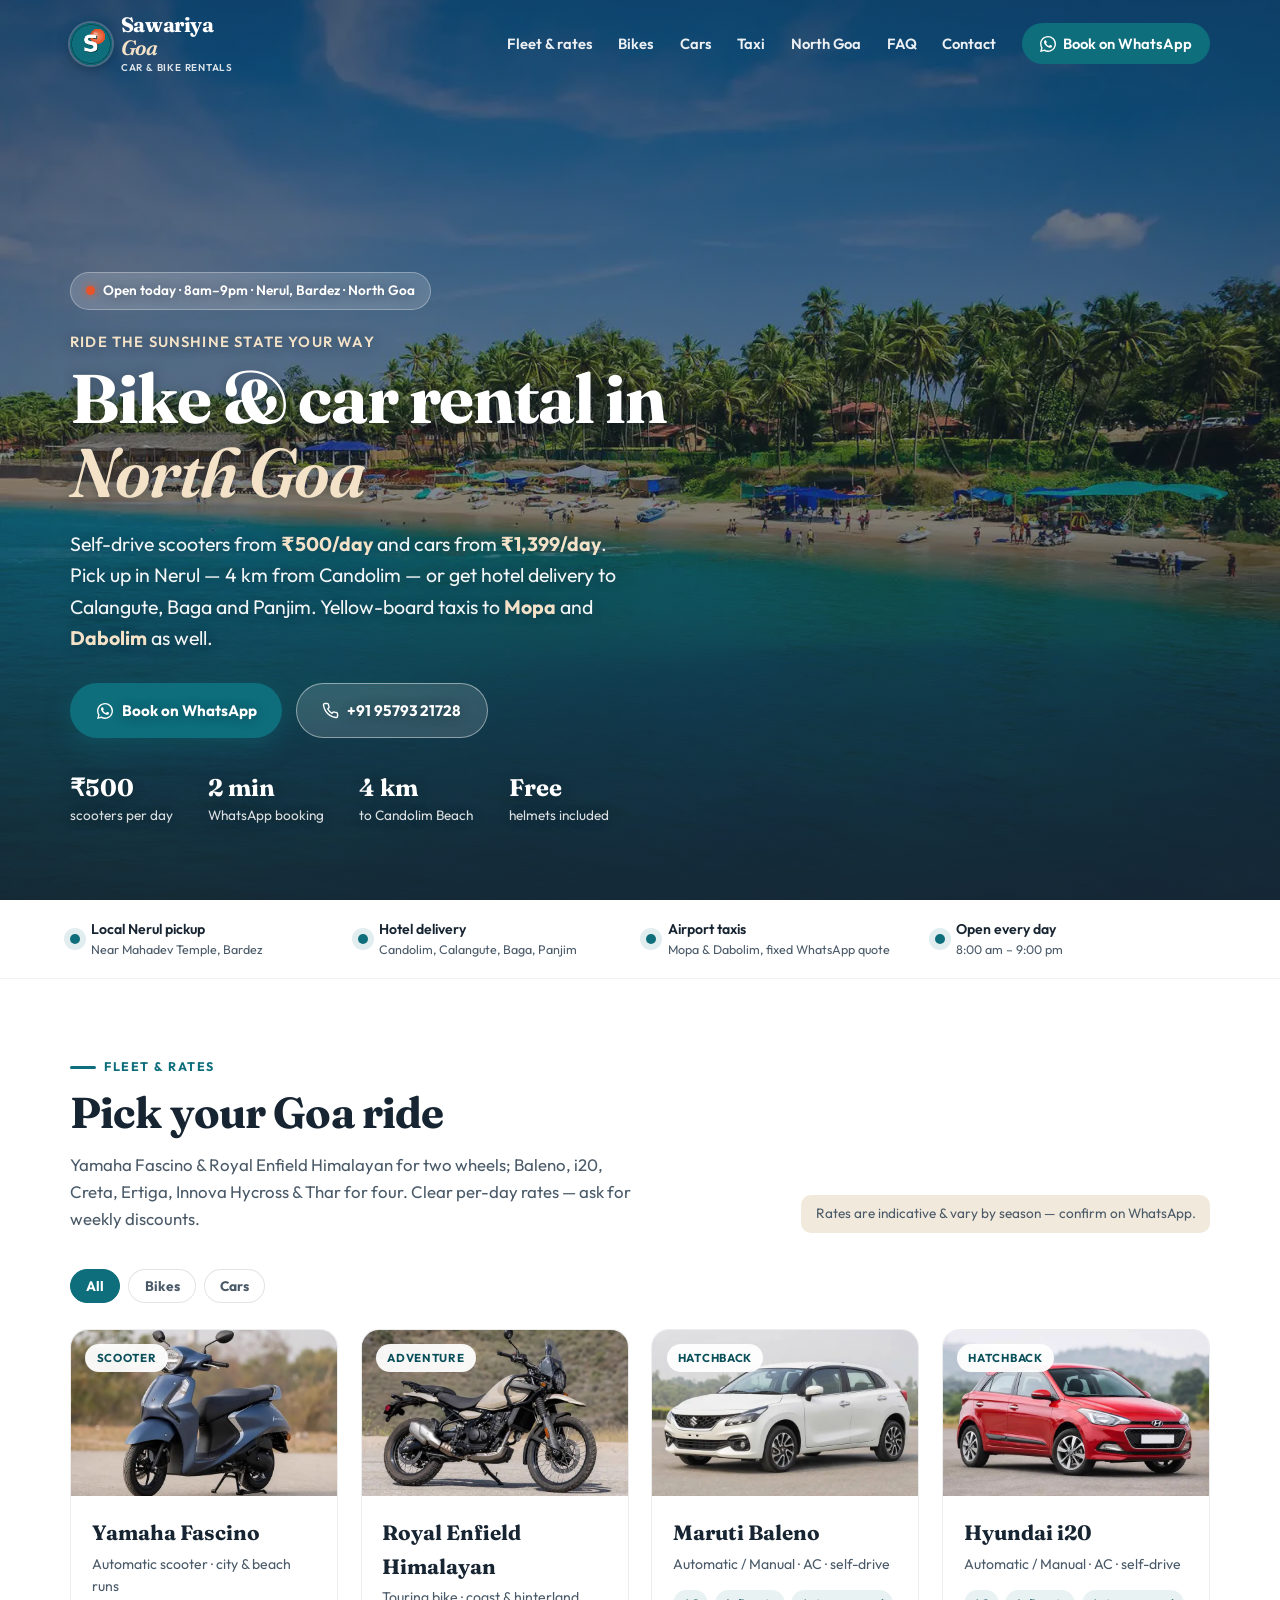
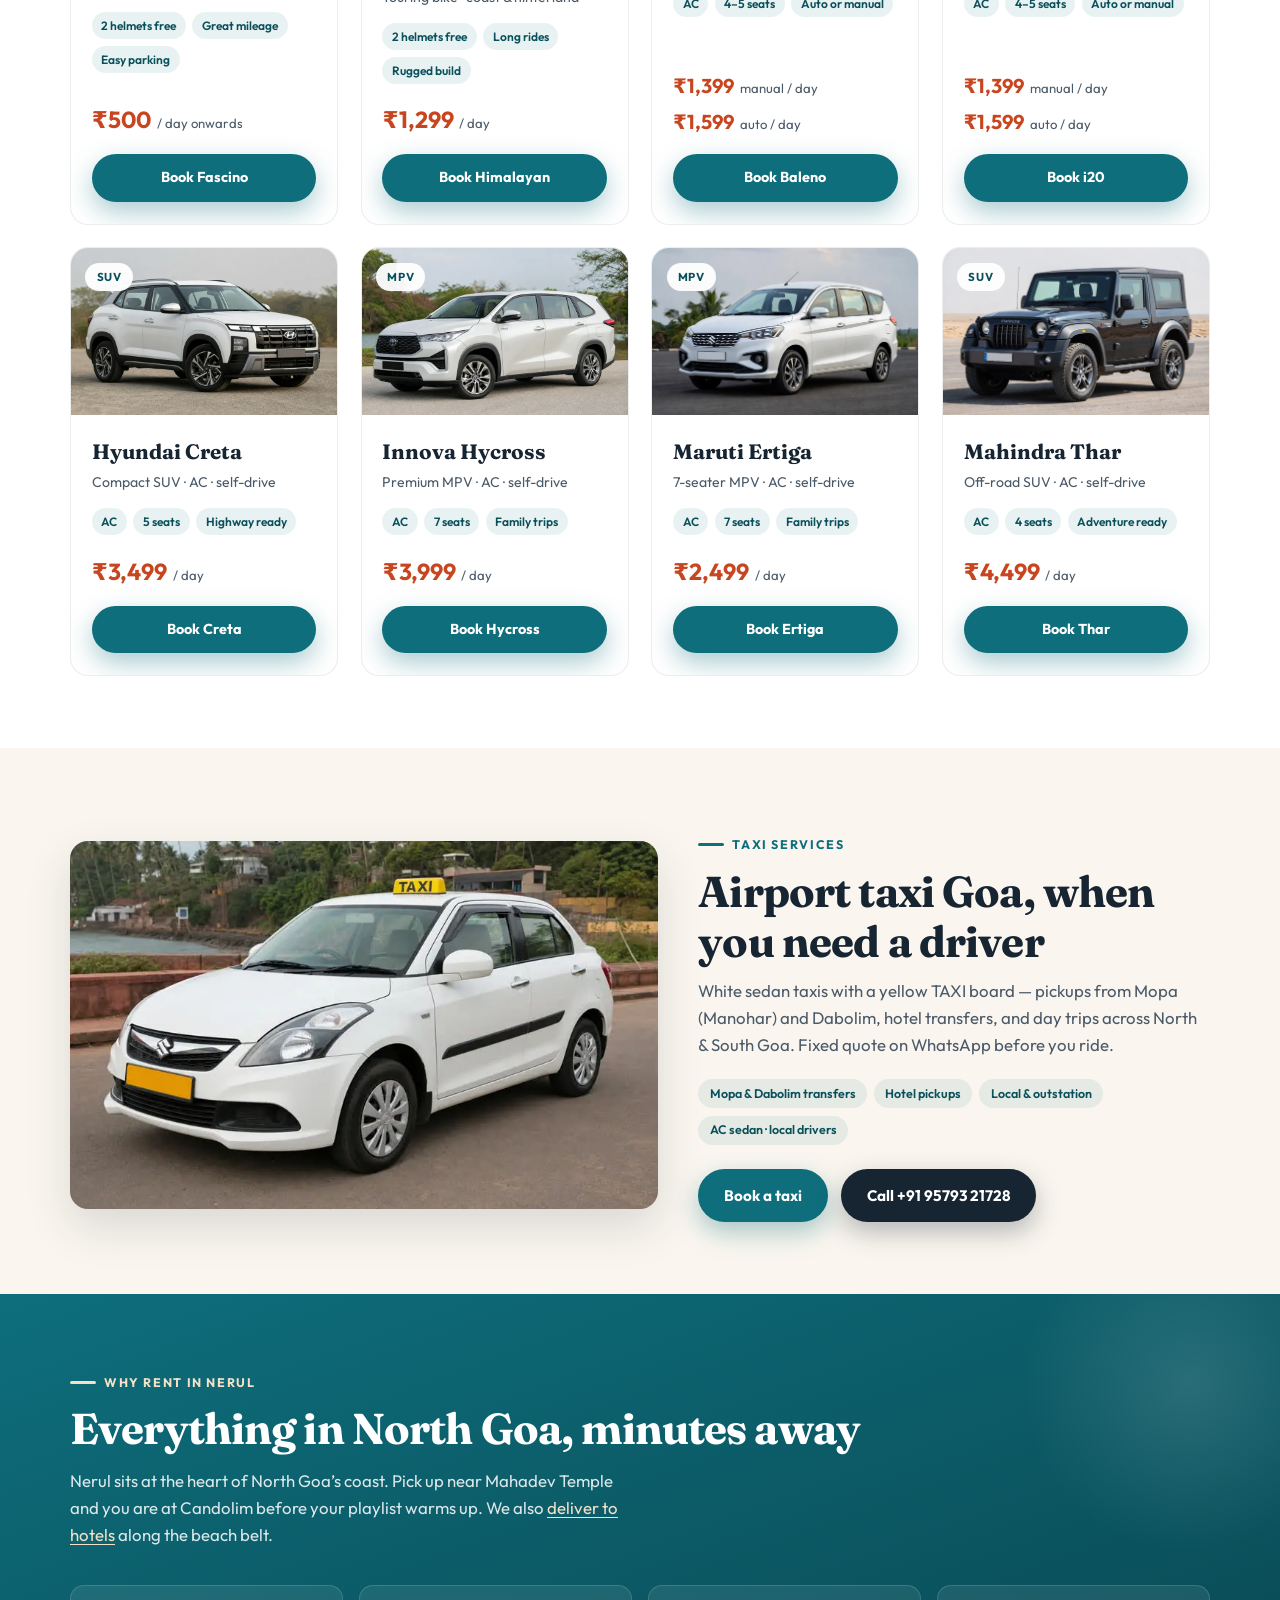
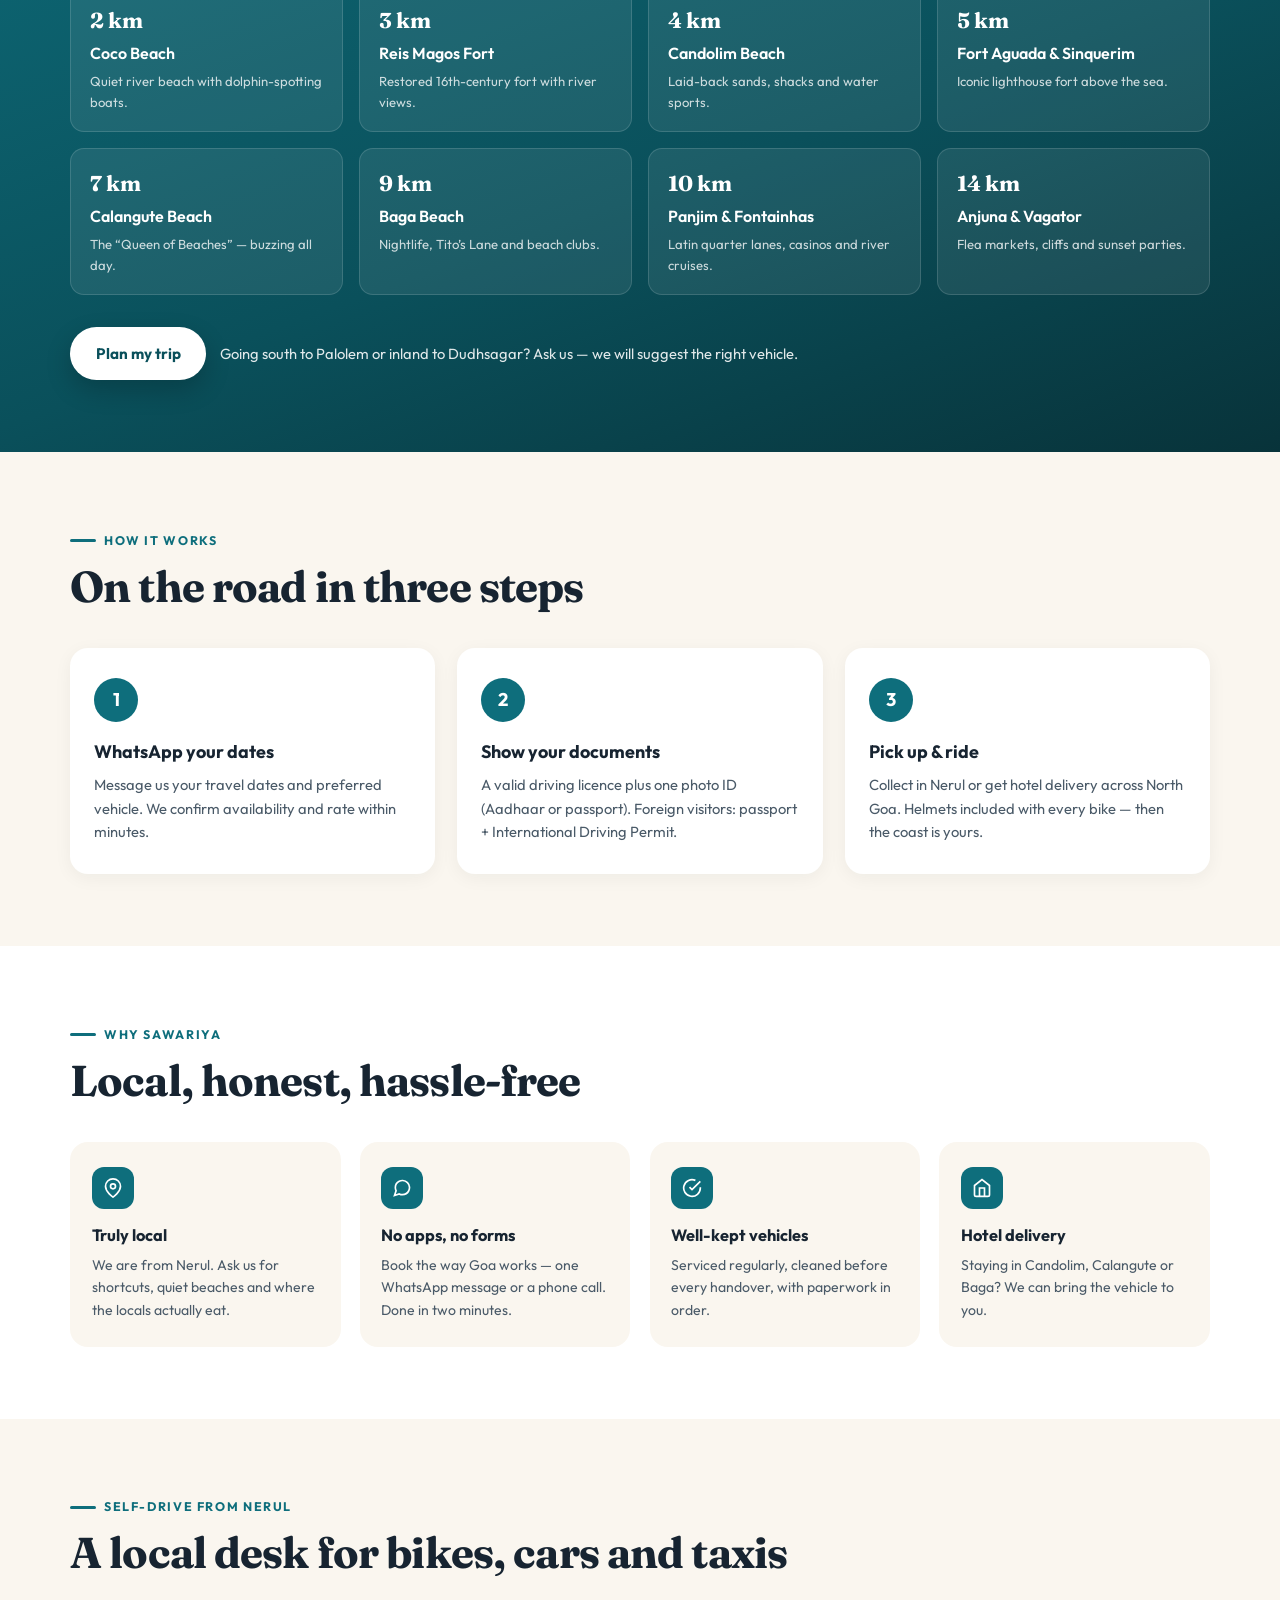
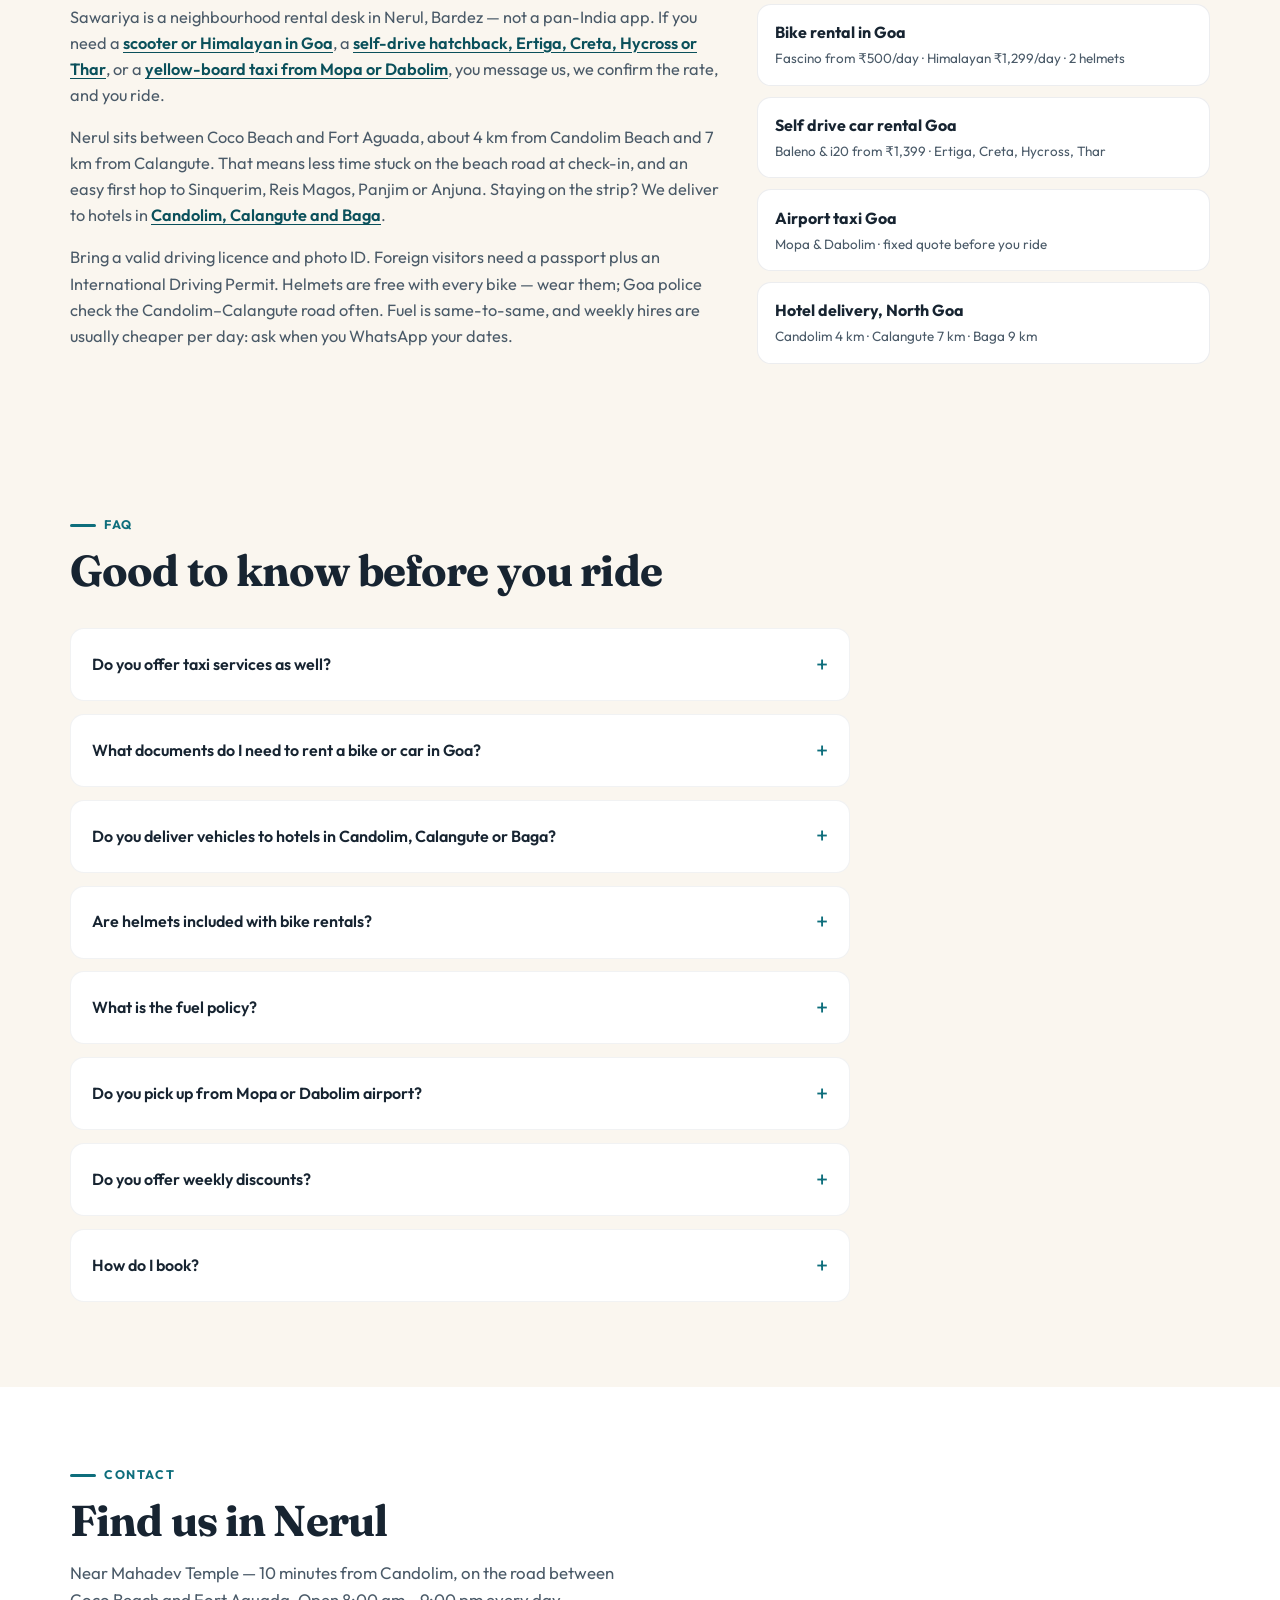
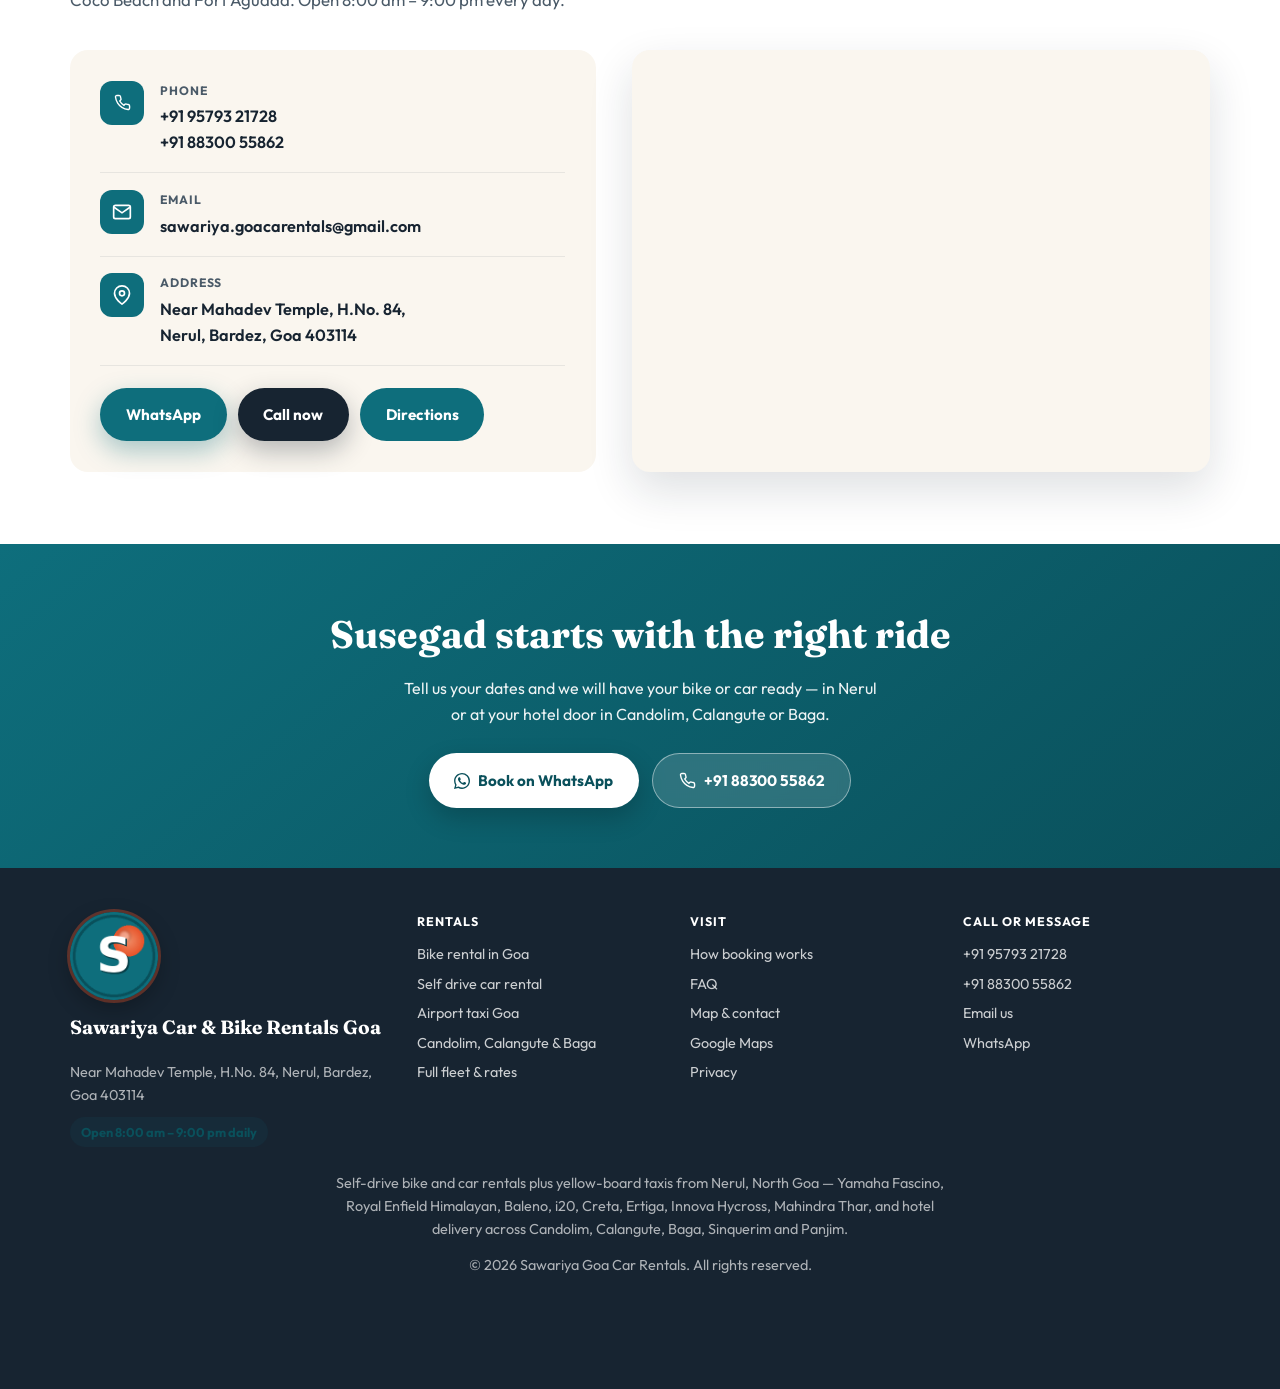
<file: index.html>
<!DOCTYPE html>
<html lang="en-IN">
<head>
  <meta charset="UTF-8" />
  <meta name="viewport" content="width=device-width, initial-scale=1.0" />
  <title>Bike &amp; Car Rental in North Goa | Self Drive from ₹500 | Sawariya</title>
  <meta name="description" content="Self-drive bikes from ₹500/day and cars from ₹1,399 in Nerul, North Goa. Hotel delivery to Candolim, Calangute and Baga. Mopa and Dabolim taxis. Book on WhatsApp." />
  <meta name="author" content="Sawariya Car and Bike Rentals Goa" />
  <meta name="robots" content="index, follow" />
  <meta name="geo.region" content="IN-GA" />
  <meta name="geo.placename" content="Nerul, Bardez, Goa" />
  <meta name="geo.position" content="15.506216;73.800804" />
  <meta name="ICBM" content="15.506216, 73.800804" />
  <link rel="canonical" href="https://sawariyagoacarentals.com/" />
  <link rel="alternate" hreflang="en-IN" href="https://sawariyagoacarentals.com/" />
  <link rel="alternate" hreflang="x-default" href="https://sawariyagoacarentals.com/" />

  <link rel="icon" href="/favicon.ico?v=4" sizes="any" />
  <link rel="icon" type="image/svg+xml" href="/favicon.svg?v=4" />
  <link rel="icon" type="image/png" sizes="32x32" href="/favicon-32x32.png?v=4" />
  <link rel="icon" type="image/png" sizes="16x16" href="/favicon-16x16.png?v=4" />
  <link rel="apple-touch-icon" sizes="180x180" href="/apple-touch-icon.png?v=4" />
  <link rel="manifest" href="/site.webmanifest?v=4" />
  <meta name="theme-color" content="#0e6e7c" />
  <meta name="msapplication-TileColor" content="#0e6e7c" />

  <meta property="og:type" content="website" />
  <meta property="og:title" content="Bike & Car Rental in North Goa | Sawariya" />
  <meta property="og:description" content="Self-drive bikes from ₹500/day and cars from ₹1,399 in Nerul, North Goa. Hotel delivery to Candolim, Calangute and Baga. Mopa and Dabolim taxis. Book on WhatsApp." />
  <meta property="og:image" content="https://sawariyagoacarentals.com/images/hero-goa.jpg" />
  <meta property="og:image:alt" content="North Goa coastline near Candolim and Nerul at golden hour" />
  <meta property="og:image:width" content="1600" />
  <meta property="og:image:height" content="1200" />
  <meta property="og:url" content="https://sawariyagoacarentals.com/" />
  <meta property="og:locale" content="en_IN" />
  <meta property="og:site_name" content="Sawariya Car &amp; Bike Rentals Goa" />

  <meta name="twitter:card" content="summary_large_image" />
  <meta name="twitter:title" content="Bike & Car Rental in North Goa | Sawariya" />
  <meta name="twitter:description" content="Self-drive bikes from ₹500/day and cars from ₹1,399 in Nerul, North Goa. Hotel delivery to Candolim, Calangute and Baga. Mopa and Dabolim taxis. Book on WhatsApp." />
  <meta name="twitter:image" content="https://sawariyagoacarentals.com/images/hero-goa.jpg" />
  <meta name="twitter:image:alt" content="North Goa coastline near Candolim and Nerul at golden hour" />

  <link rel="preload" as="font" type="font/woff2" href="/fonts/outfit-400.woff2" crossorigin />
  <link rel="preload" as="font" type="font/woff2" href="/fonts/fraunces-700.woff2" crossorigin />
  <link rel="preload" as="image" type="image/webp" href="images/hero-goa.webp" imagesrcset="images/hero-goa-800.webp 800w, images/hero-goa.webp 1600w" imagesizes="100vw" fetchpriority="high" />
  <link rel="stylesheet" href="styles.css" />
  
  <script type="application/ld+json">
  {
    "@context": "https://schema.org",
    "@graph": [
      {
        "@type": ["AutoRental", "LocalBusiness"],
        "@id": "https://sawariyagoacarentals.com/#business",
        "name": "Sawariya Car & Bike Rentals Goa",
        "alternateName": "Sawariya Goa Rentals",
        "image": ["https://sawariyagoacarentals.com/images/logo-mark-512.png", "https://sawariyagoacarentals.com/images/hero-goa.jpg"],
        "logo": "https://sawariyagoacarentals.com/images/logo-mark-512.png",
        "url": "https://sawariyagoacarentals.com/",
        "telephone": ["+919579321728", "+918830055862"],
        "email": "sawariya.goacarentals@gmail.com",
        "priceRange": "₹500 - ₹4,499 per day",
        "currenciesAccepted": "INR",
        "paymentAccepted": ["Cash", "UPI"],
        "address": {
          "@type": "PostalAddress",
          "streetAddress": "Near Mahadev Temple, H.No. 84",
          "addressLocality": "Nerul",
          "addressRegion": "Goa",
          "postalCode": "403114",
          "addressCountry": "IN"
        },
        "geo": {
          "@type": "GeoCoordinates",
          "latitude": 15.506216,
          "longitude": 73.800804
        },
        "areaServed": [
          "Nerul", "Candolim", "Calangute", "Baga", "Sinquerim", "Panjim",
          "Anjuna", "Vagator", "North Goa", "Mopa Airport", "Dabolim Airport"
        ],
        "openingHoursSpecification": {
          "@type": "OpeningHoursSpecification",
          "dayOfWeek": ["Monday","Tuesday","Wednesday","Thursday","Friday","Saturday","Sunday"],
          "opens": "08:00",
          "closes": "21:00"
        },
        "hasMap": "https://maps.google.com/maps?q=15.506216049194336,73.8008041381836&z=17",
        "sameAs": ["https://maps.google.com/maps?q=15.506216049194336,73.8008041381836&z=17"],
        "knowsLanguage": ["en", "hi", "mr", "kok"],
        "makesOffer": [
          {"@type": "Offer", "name": "Yamaha Fascino scooter rental", "price": "500", "priceCurrency": "INR", "availability": "https://schema.org/InStock"},
          {"@type": "Offer", "name": "Royal Enfield Himalayan rental", "price": "1299", "priceCurrency": "INR"},
          {"@type": "Offer", "name": "Maruti Baleno self-drive", "price": "1399", "priceCurrency": "INR"},
          {"@type": "Offer", "name": "Hyundai i20 self-drive", "price": "1399", "priceCurrency": "INR"},
          {"@type": "Offer", "name": "Maruti Ertiga self-drive", "price": "2499", "priceCurrency": "INR"},
          {"@type": "Offer", "name": "Hyundai Creta self-drive", "price": "3499", "priceCurrency": "INR"},
          {"@type": "Offer", "name": "Innova Hycross self-drive", "price": "3999", "priceCurrency": "INR"},
          {"@type": "Offer", "name": "Mahindra Thar self-drive", "price": "4499", "priceCurrency": "INR"}
        ]
      },
      {
        "@type": "TaxiService",
        "@id": "https://sawariyagoacarentals.com/airport-taxi-goa.html#service",
        "name": "Sawariya Goa Taxi",
        "provider": {"@id": "https://sawariyagoacarentals.com/#business"},
        "url": "https://sawariyagoacarentals.com/airport-taxi-goa.html",
        "areaServed": ["North Goa", "South Goa", "Mopa Airport", "Dabolim Airport"],
        "telephone": "+919579321728"
      },
      {
        "@type": "WebSite",
        "@id": "https://sawariyagoacarentals.com/#website",
        "url": "https://sawariyagoacarentals.com/",
        "name": "Sawariya Car & Bike Rentals Goa",
        "publisher": {"@id": "https://sawariyagoacarentals.com/#business"},
        "inLanguage": "en-IN"
      },
      {
        "@type": "FAQPage",
        "@id": "https://sawariyagoacarentals.com/#faq",
        "mainEntity": [
          {
            "@type": "Question",
            "name": "Do you offer taxi services as well?",
            "acceptedAnswer": {"@type": "Answer", "text": "Yes — AC sedan taxis with a yellow TAXI board for airport transfers from Mopa and Dabolim, hotel pickups and day trips across Goa. Message us on WhatsApp with pickup, drop and time for a fixed quote."}
          },
          {
            "@type": "Question",
            "name": "What documents do I need to rent a bike or car in Goa?",
            "acceptedAnswer": {"@type": "Answer", "text": "A valid driving licence (Indian or international) and one government photo ID such as Aadhaar or passport. Foreign nationals need a passport and an International Driving Permit."}
          },
          {
            "@type": "Question",
            "name": "Do you deliver vehicles to hotels in Candolim, Calangute or Baga?",
            "acceptedAnswer": {"@type": "Answer", "text": "Yes. We deliver across North Goa including Candolim, Calangute, Baga, Sinquerim and Panjim. Share your hotel location on WhatsApp and we will confirm delivery time and charges."}
          },
          {
            "@type": "Question",
            "name": "Are helmets included with bike rentals?",
            "acceptedAnswer": {"@type": "Answer", "text": "Yes, we provide helmets free of charge with every two-wheeler. Helmets are mandatory in Goa for both rider and pillion."}
          },
          {
            "@type": "Question",
            "name": "What is the fuel policy?",
            "acceptedAnswer": {"@type": "Answer", "text": "Vehicles are handed over with fuel and should be returned with the same level. Petrol pumps are available throughout Nerul, Candolim and Calangute."}
          },
          {
            "@type": "Question",
            "name": "How do I book a vehicle?",
            "acceptedAnswer": {"@type": "Answer", "text": "Message us on WhatsApp at +91 95793 21728 with your dates and preferred vehicle, or simply call. Booking takes about two minutes."}
          },
          {
            "@type": "Question",
            "name": "Do you pick up from Mopa or Dabolim airport?",
            "acceptedAnswer": {"@type": "Answer", "text": "Yes. We run yellow-board taxi transfers to and from Manohar International Airport (Mopa) and Goa International Airport (Dabolim). Share your flight time on WhatsApp for a fixed quote."}
          },
          {
            "@type": "Question",
            "name": "Do you offer weekly discounts on bike and car rental in Goa?",
            "acceptedAnswer": {"@type": "Answer", "text": "Yes. Ask on WhatsApp for weekly rates — longer hires on Fascino scooters, hatchbacks and 7-seaters are usually cheaper per day than a single-day booking."}
          }
        ]
      }
    ]
  }
  </script>

</head>

<body>
  <a class="skip-link" href="#main">Skip to content</a>
  <header class="nav" id="nav">
    <div class="nav-inner">
      <a href="index.html" class="logo" aria-label="Sawariya Goa Rentals home">
        <img class="logo-mark" src="images/logo-mark-nav.png?v=4" width="42" height="42" alt="" decoding="async" />
        <span class="logo-text">Sawariya <em>Goa</em><small>Car &amp; bike rentals</small></span>
      </a>
      <button class="menu-btn" id="menuBtn" aria-label="Toggle menu" aria-expanded="false" type="button">
        <span></span><span></span><span></span>
      </button>
      <ul class="nav-links" id="navLinks">
        <li><a href="index.html#fleet">Fleet &amp; rates</a></li>
        <li><a href="bike-rental-goa.html">Bikes</a></li>
        <li><a href="self-drive-car-rental-goa.html">Cars</a></li>
        <li><a href="airport-taxi-goa.html">Taxi</a></li>
        <li><a href="candolim-calangute-baga.html">North Goa</a></li>
        <li><a href="index.html#faq">FAQ</a></li>
        <li><a href="index.html#contact">Contact</a></li>
        <li><a class="nav-cta" data-cta="nav" href="https://wa.me/919579321728?text=Hi%20Sawariya!%20I%27d%20like%20to%20rent%20a%20vehicle%20in%20Goa." target="_blank" rel="noopener noreferrer">
          <svg width="16" height="16" viewBox="0 0 24 24" fill="currentColor" aria-hidden="true"><path d="M17.5 14.4c-.3-.15-1.76-.87-2.03-.97-.27-.1-.47-.15-.67.15-.2.3-.77.96-.94 1.16-.17.2-.35.22-.65.07-.3-.15-1.26-.46-2.4-1.48-.88-.79-1.48-1.76-1.65-2.06-.17-.3-.02-.46.13-.61.14-.13.3-.35.45-.52.15-.17.2-.3.3-.5.1-.2.05-.37-.02-.52-.08-.15-.67-1.62-.92-2.22-.24-.58-.49-.5-.67-.51h-.57c-.2 0-.52.07-.8.37-.27.3-1.04 1.02-1.04 2.5 0 1.47 1.07 2.9 1.22 3.1.15.2 2.1 3.2 5.1 4.49.71.3 1.27.49 1.7.63.72.23 1.37.2 1.88.12.58-.09 1.76-.72 2-1.42.25-.7.25-1.29.18-1.42-.08-.12-.28-.2-.58-.35zM12.05 21.8h-.01a9.87 9.87 0 0 1-5.03-1.38l-.36-.21-3.74.98 1-3.65-.24-.37a9.82 9.82 0 0 1-1.51-5.26c0-5.44 4.43-9.87 9.89-9.87a9.8 9.8 0 0 1 6.99 2.9 9.82 9.82 0 0 1 2.89 6.99c0 5.44-4.44 9.87-9.88 9.87zm8.4-18.28A11.8 11.8 0 0 0 12.04 0C5.46 0 .1 5.35.1 11.93c0 2.1.55 4.16 1.6 5.97L0 24l6.24-1.64a11.93 11.93 0 0 0 5.8 1.48h.01c6.58 0 11.94-5.35 11.94-11.93 0-3.19-1.24-6.19-3.54-8.39z"/></svg>
          Book on WhatsApp
        </a></li>
      </ul>
    </div>
  </header>

  <main id="main">
  <section class="hero">
    <div class="hero-bg">
      <picture>
        <source type="image/webp" srcset="images/hero-goa-800.webp 800w, images/hero-goa.webp 1600w" sizes="100vw" />
        <img
          src="images/hero-goa.jpg"
          srcset="images/hero-goa-800.jpg 800w, images/hero-goa.jpg 1600w"
          sizes="100vw"
          alt="Palm-lined beach coastline in North Goa at golden hour, near Candolim and Nerul"
          width="1600"
          height="1200"
          fetchpriority="high"
          decoding="async"
        />
      </picture>
    </div>
    <div class="hero-content">
      <div class="hero-badge">Open today · 8am–9pm · Nerul, Bardez · North Goa</div>
      <p class="hero-kicker">Ride the Sunshine State your way</p>
      <h1>Bike &amp; car rental in <em>North Goa</em></h1>
      <p class="hero-lead">
        Self-drive scooters from <strong>₹500/day</strong> and cars from <strong>₹1,399/day</strong>. Pick up in Nerul — 4 km from Candolim — or get hotel delivery to Calangute, Baga and Panjim. Yellow-board taxis to <strong>Mopa</strong> and <strong>Dabolim</strong> as well.
      </p>
      <div class="hero-actions">
        <a class="btn btn-wa" href="https://wa.me/919579321728?text=Hi%20Sawariya!%20I%27d%20like%20to%20rent%20a%20vehicle%20in%20Goa.%20My%20dates%3A%20" target="_blank" rel="noopener noreferrer">
          <svg width="18" height="16" viewBox="0 0 24 24" fill="currentColor" aria-hidden="true"><path d="M17.5 14.4c-.3-.15-1.76-.87-2.03-.97-.27-.1-.47-.15-.67.15-.2.3-.77.96-.94 1.16-.17.2-.35.22-.65.07-.3-.15-1.26-.46-2.4-1.48-.88-.79-1.48-1.76-1.65-2.06-.17-.3-.02-.46.13-.61.14-.13.3-.35.45-.52.15-.17.2-.3.3-.5.1-.2.05-.37-.02-.52-.08-.15-.67-1.62-.92-2.22-.24-.58-.49-.5-.67-.51h-.57c-.2 0-.52.07-.8.37-.27.3-1.04 1.02-1.04 2.5 0 1.47 1.07 2.9 1.22 3.1.15.2 2.1 3.2 5.1 4.49.71.3 1.27.49 1.7.63.72.23 1.37.2 1.88.12.58-.09 1.76-.72 2-1.42.25-.7.25-1.29.18-1.42-.08-.12-.28-.2-.58-.35zM12.05 21.8h-.01a9.87 9.87 0 0 1-5.03-1.38l-.36-.21-3.74.98 1-3.65-.24-.37a9.82 9.82 0 0 1-1.51-5.26c0-5.44 4.43-9.87 9.89-9.87a9.8 9.8 0 0 1 6.99 2.9 9.82 9.82 0 0 1 2.89 6.99c0 5.44-4.44 9.87-9.88 9.87zm8.4-18.28A11.8 11.8 0 0 0 12.04 0C5.46 0 .1 5.35.1 11.93c0 2.1.55 4.16 1.6 5.97L0 24l6.24-1.64a11.93 11.93 0 0 0 5.8 1.48h.01c6.58 0 11.94-5.35 11.94-11.93 0-3.19-1.24-6.19-3.54-8.39z"/></svg> Book on WhatsApp
        </a>
        <a class="btn btn-ghost" href="tel:+919579321728">
          <svg width="17" height="17" viewBox="0 0 24 24" fill="none" stroke="currentColor" stroke-width="2" aria-hidden="true"><path d="M22 16.92v3a2 2 0 0 1-2.18 2 19.79 19.79 0 0 1-8.63-3.07 19.5 19.5 0 0 1-6-6 19.79 19.79 0 0 1-3.07-8.67A2 2 0 0 1 4.11 2h3a2 2 0 0 1 2 1.72c.127.96.361 1.903.7 2.81a2 2 0 0 1-.45 2.11L8.09 9.91a16 16 0 0 0 6 6l1.27-1.27a2 2 0 0 1 2.11-.45c.907.339 1.85.573 2.81.7A2 2 0 0 1 22 16.92z"/></svg> +91 95793 21728
        </a>
      </div>
      <div class="hero-stats">
        <div class="hero-stat"><strong>₹500</strong><span>scooters per day</span></div>
        <div class="hero-stat"><strong>2 min</strong><span>WhatsApp booking</span></div>
        <div class="hero-stat"><strong>4 km</strong><span>to Candolim Beach</span></div>
        <div class="hero-stat"><strong>Free</strong><span>helmets included</span></div>
      </div>
    </div>
  </section>

  <div class="trust">
    <div class="trust-row">
      <div class="trust-item"><span class="trust-dot" aria-hidden="true"></span><div>Local Nerul pickup<strong><span>Near Mahadev Temple, Bardez</span></strong></div></div>
      <div class="trust-item"><span class="trust-dot" aria-hidden="true"></span><div>Hotel delivery<strong><span>Candolim, Calangute, Baga, Panjim</span></strong></div></div>
      <div class="trust-item"><span class="trust-dot" aria-hidden="true"></span><div>Airport taxis<strong><span>Mopa &amp; Dabolim, fixed WhatsApp quote</span></strong></div></div>
      <div class="trust-item"><span class="trust-dot" aria-hidden="true"></span><div>Open every day<strong><span>8:00 am – 9:00 pm</span></strong></div></div>
    </div>
  </div>

  <section class="fleet" id="fleet">
    <div class="wrap">
      <div class="fleet-header reveal">
        <div>
          <span class="section-label">Fleet &amp; rates</span>
          <h2 class="section-title">Pick your Goa ride</h2>
          <p class="section-sub">Yamaha Fascino &amp; Royal Enfield Himalayan for two wheels; Baleno, i20, Creta, Ertiga, Innova Hycross &amp; Thar for four. Clear per-day rates — ask for weekly discounts.</p>
        </div>
        <p class="fleet-note">Rates are indicative &amp; vary by season — confirm on WhatsApp.</p>
      </div>
      <div class="fleet-filters" role="group" aria-label="Filter fleet">
        <button type="button" class="is-active" data-fleet-filter="all" aria-pressed="true">All</button>
        <button type="button" data-fleet-filter="bike" aria-pressed="false">Bikes</button>
        <button type="button" data-fleet-filter="car" aria-pressed="false">Cars</button>
      </div>
      <div class="fleet-grid">
        <article class="vcard reveal" data-fleet="bike">
          <div class="vcard-img">
            <picture>
              <source type="image/webp" srcset="images/yamaha-fascino.webp" />
              <img src="images/yamaha-fascino.jpg" alt="Yamaha Fascino scooter for rent in North Goa" width="800" height="534" loading="lazy" decoding="async" />
            </picture>
            <span class="vcard-tag">Scooter</span>
          </div>
          <div class="vcard-body">
            <h3>Yamaha Fascino</h3>
            <p class="vcard-models">Automatic scooter · city &amp; beach runs</p>
            <ul class="vcard-feats"><li>2 helmets free</li><li>Great mileage</li><li>Easy parking</li></ul>
            <div class="vcard-price"><strong>₹500</strong><span>/ day onwards</span></div>
            <a class="btn btn-wa" href="https://wa.me/919579321728?text=Hi!%20I%27d%20like%20to%20rent%20a%20Yamaha%20Fascino.%20My%20dates%3A%20" target="_blank" rel="noopener noreferrer">Book Fascino</a>
          </div>
        </article>
        <article class="vcard reveal" data-fleet="bike">
          <div class="vcard-img">
            <picture>
              <source type="image/webp" srcset="images/royal-enfield-himalayan.webp" />
              <img src="images/royal-enfield-himalayan.jpg" alt="Royal Enfield Himalayan bike for rent in Goa" width="800" height="534" loading="lazy" decoding="async" />
            </picture>
            <span class="vcard-tag">Adventure</span>
          </div>
          <div class="vcard-body">
            <h3>Royal Enfield Himalayan</h3>
            <p class="vcard-models">Touring bike · coast &amp; hinterland</p>
            <ul class="vcard-feats"><li>2 helmets free</li><li>Long rides</li><li>Rugged build</li></ul>
            <div class="vcard-price"><strong>₹1,299</strong><span>/ day</span></div>
            <a class="btn btn-wa" href="https://wa.me/919579321728?text=Hi!%20I%27d%20like%20to%20rent%20a%20Royal%20Enfield%20Himalayan.%20My%20dates%3A%20" target="_blank" rel="noopener noreferrer">Book Himalayan</a>
          </div>
        </article>
        <article class="vcard reveal" data-fleet="car">
          <div class="vcard-img">
            <picture>
              <source type="image/webp" srcset="images/maruti-baleno.webp" />
              <img src="images/maruti-baleno.jpg" alt="Maruti Baleno hatchback for rent in Goa" width="800" height="534" loading="lazy" decoding="async" />
            </picture>
            <span class="vcard-tag">Hatchback</span>
          </div>
          <div class="vcard-body">
            <h3>Maruti Baleno</h3>
            <p class="vcard-models">Automatic / Manual · AC · self-drive</p>
            <ul class="vcard-feats"><li>AC</li><li>4–5 seats</li><li>Auto or manual</li></ul>
            <div class="vcard-price dual"><div class="row"><strong>₹1,399</strong><span> manual / day</span></div>
              <div class="row"><strong>₹1,599</strong><span> auto / day</span></div></div>
            <a class="btn btn-wa" href="https://wa.me/919579321728?text=Hi!%20I%27d%20like%20to%20rent%20a%20Baleno%20(manual%20%E2%82%B91399%20%2F%20auto%20%E2%82%B91599).%20My%20dates%3A%20" target="_blank" rel="noopener noreferrer">Book Baleno</a>
          </div>
        </article>
        <article class="vcard reveal" data-fleet="car">
          <div class="vcard-img">
            <picture>
              <source type="image/webp" srcset="images/hyundai-i20.webp" />
              <img src="images/hyundai-i20.jpg" alt="Hyundai i20 hatchback for rent in Goa" width="800" height="534" loading="lazy" decoding="async" />
            </picture>
            <span class="vcard-tag">Hatchback</span>
          </div>
          <div class="vcard-body">
            <h3>Hyundai i20</h3>
            <p class="vcard-models">Automatic / Manual · AC · self-drive</p>
            <ul class="vcard-feats"><li>AC</li><li>4–5 seats</li><li>Auto or manual</li></ul>
            <div class="vcard-price dual"><div class="row"><strong>₹1,399</strong><span> manual / day</span></div>
              <div class="row"><strong>₹1,599</strong><span> auto / day</span></div></div>
            <a class="btn btn-wa" href="https://wa.me/919579321728?text=Hi!%20I%27d%20like%20to%20rent%20an%20i20%20(manual%20%E2%82%B91399%20%2F%20auto%20%E2%82%B91599).%20My%20dates%3A%20" target="_blank" rel="noopener noreferrer">Book i20</a>
          </div>
        </article>
        <article class="vcard reveal" data-fleet="car">
          <div class="vcard-img">
            <picture>
              <source type="image/webp" srcset="images/hyundai-creta.webp" />
              <img src="images/hyundai-creta.jpg" alt="Hyundai Creta SUV for rent in Goa" width="800" height="534" loading="lazy" decoding="async" />
            </picture>
            <span class="vcard-tag">SUV</span>
          </div>
          <div class="vcard-body">
            <h3>Hyundai Creta</h3>
            <p class="vcard-models">Compact SUV · AC · self-drive</p>
            <ul class="vcard-feats"><li>AC</li><li>5 seats</li><li>Highway ready</li></ul>
            <div class="vcard-price"><strong>₹3,499</strong><span>/ day</span></div>
            <a class="btn btn-wa" href="https://wa.me/919579321728?text=Hi!%20I%27d%20like%20to%20rent%20a%20Creta.%20My%20dates%3A%20" target="_blank" rel="noopener noreferrer">Book Creta</a>
          </div>
        </article>
        <article class="vcard reveal" data-fleet="car">
          <div class="vcard-img">
            <picture>
              <source type="image/webp" srcset="images/innova-hycross.webp" />
              <img src="images/innova-hycross.jpg" alt="Toyota Innova Hycross for rent in Goa" width="800" height="534" loading="lazy" decoding="async" />
            </picture>
            <span class="vcard-tag">MPV</span>
          </div>
          <div class="vcard-body">
            <h3>Innova Hycross</h3>
            <p class="vcard-models">Premium MPV · AC · self-drive</p>
            <ul class="vcard-feats"><li>AC</li><li>7 seats</li><li>Family trips</li></ul>
            <div class="vcard-price"><strong>₹3,999</strong><span>/ day</span></div>
            <a class="btn btn-wa" href="https://wa.me/919579321728?text=Hi!%20I%27d%20like%20to%20rent%20an%20Innova%20Hycross.%20My%20dates%3A%20" target="_blank" rel="noopener noreferrer">Book Hycross</a>
          </div>
        </article>
        <article class="vcard reveal" data-fleet="car">
          <div class="vcard-img">
            <picture>
              <source type="image/webp" srcset="images/maruti-ertiga.webp" />
              <img src="images/maruti-ertiga.jpg" alt="Maruti Ertiga MPV for rent in Goa" width="800" height="534" loading="lazy" decoding="async" />
            </picture>
            <span class="vcard-tag">MPV</span>
          </div>
          <div class="vcard-body">
            <h3>Maruti Ertiga</h3>
            <p class="vcard-models">7-seater MPV · AC · self-drive</p>
            <ul class="vcard-feats"><li>AC</li><li>7 seats</li><li>Family trips</li></ul>
            <div class="vcard-price"><strong>₹2,499</strong><span>/ day</span></div>
            <a class="btn btn-wa" href="https://wa.me/919579321728?text=Hi!%20I%27d%20like%20to%20rent%20an%20Ertiga%20(%E2%82%B92499%2Fday).%20My%20dates%3A%20" target="_blank" rel="noopener noreferrer">Book Ertiga</a>
          </div>
        </article>
        <article class="vcard reveal" data-fleet="car">
          <div class="vcard-img">
            <picture>
              <source type="image/webp" srcset="images/mahindra-thar.webp" />
              <img src="images/mahindra-thar.jpg" alt="Mahindra Thar SUV for rent in Goa" width="800" height="534" loading="lazy" decoding="async" />
            </picture>
            <span class="vcard-tag">SUV</span>
          </div>
          <div class="vcard-body">
            <h3>Mahindra Thar</h3>
            <p class="vcard-models">Off-road SUV · AC · self-drive</p>
            <ul class="vcard-feats"><li>AC</li><li>4 seats</li><li>Adventure ready</li></ul>
            <div class="vcard-price"><strong>₹4,499</strong><span>/ day</span></div>
            <a class="btn btn-wa" href="https://wa.me/919579321728?text=Hi!%20I%27d%20like%20to%20rent%20a%20Mahindra%20Thar%20(%E2%82%B94499%2Fday).%20My%20dates%3A%20" target="_blank" rel="noopener noreferrer">Book Thar</a>
          </div>
        </article>
      </div>
    </div>
  </section>

  <section class="taxi" id="taxi">
    <div class="wrap">
      <div class="taxi-layout">
        <div class="taxi-visual reveal">
          <picture>
            <source type="image/webp" srcset="images/goa-taxi.webp" />
            <img src="images/goa-taxi.jpg" alt="White sedan Goa taxi with yellow TAXI roof board for airport transfers" width="800" height="534" loading="lazy" decoding="async" />
          </picture>
        </div>
        <div class="taxi-copy reveal">
          <span class="section-label">Taxi services</span>
          <h2 class="section-title">Airport taxi Goa, when you need a driver</h2>
          <p class="section-sub">White sedan taxis with a yellow TAXI board — pickups from <a href="airport-taxi-goa.html">Mopa (Manohar) and Dabolim</a>, hotel transfers, and day trips across North &amp; South Goa. Fixed quote on WhatsApp before you ride.</p>
          <ul class="taxi-feats">
            <li>Mopa &amp; Dabolim transfers</li>
            <li>Hotel pickups</li>
            <li>Local &amp; outstation</li>
            <li>AC sedan · local drivers</li>
          </ul>
          <div class="taxi-actions">
            <a class="btn btn-wa" href="https://wa.me/919579321728?text=Hi%20Sawariya!%20I%20need%20a%20taxi.%20Pickup%3A%20%20Drop%3A%20%20Date%2Ftime%3A%20" target="_blank" rel="noopener noreferrer">Book a taxi</a>
            <a class="btn btn-sunset" href="tel:+919579321728">Call +91 95793 21728</a>
          </div>
        </div>
      </div>
    </div>
  </section>

  <section class="explore" id="explore">
    <div class="wrap">
      <div class="reveal">
        <span class="section-label">Why rent in Nerul</span>
        <h2 class="section-title">Everything in North Goa, minutes away</h2>
        <p class="section-sub">Nerul sits at the heart of North Goa’s coast. Pick up near Mahadev Temple and you are at Candolim before your playlist warms up. We also <a href="candolim-calangute-baga.html" style="color:var(--mango)">deliver to hotels</a> along the beach belt.</p>
      </div>
      <div class="explore-grid">
        <div class="spot reveal"><div class="spot-dist">2 km</div><h3>Coco Beach</h3><p>Quiet river beach with dolphin-spotting boats.</p></div>
        <div class="spot reveal"><div class="spot-dist">3 km</div><h3>Reis Magos Fort</h3><p>Restored 16th-century fort with river views.</p></div>
        <div class="spot reveal"><div class="spot-dist">4 km</div><h3>Candolim Beach</h3><p>Laid-back sands, shacks and water sports.</p></div>
        <div class="spot reveal"><div class="spot-dist">5 km</div><h3>Fort Aguada &amp; Sinquerim</h3><p>Iconic lighthouse fort above the sea.</p></div>
        <div class="spot reveal"><div class="spot-dist">7 km</div><h3>Calangute Beach</h3><p>The “Queen of Beaches” — buzzing all day.</p></div>
        <div class="spot reveal"><div class="spot-dist">9 km</div><h3>Baga Beach</h3><p>Nightlife, Tito’s Lane and beach clubs.</p></div>
        <div class="spot reveal"><div class="spot-dist">10 km</div><h3>Panjim &amp; Fontainhas</h3><p>Latin quarter lanes, casinos and river cruises.</p></div>
        <div class="spot reveal"><div class="spot-dist">14 km</div><h3>Anjuna &amp; Vagator</h3><p>Flea markets, cliffs and sunset parties.</p></div>
      </div>
      <div class="explore-cta reveal">
        <a class="btn btn-sunset" href="https://wa.me/919579321728?text=Hi!%20Planning%20a%20North%20Goa%20trip%20%E2%80%94%20what%20vehicles%20are%20available%3F" target="_blank" rel="noopener noreferrer">Plan my trip</a>
        <p>Going south to Palolem or inland to Dudhsagar? Ask us — we will suggest the right vehicle.</p>
      </div>
    </div>
  </section>

  <section class="how" id="how">
    <div class="wrap">
      <div class="reveal">
        <span class="section-label">How it works</span>
        <h2 class="section-title">On the road in three steps</h2>
      </div>
      <div class="how-grid">
        <div class="step reveal">
          <div class="step-num">1</div>
          <h3>WhatsApp your dates</h3>
          <p>Message us your travel dates and preferred vehicle. We confirm availability and rate within minutes.</p>
        </div>
        <div class="step reveal">
          <div class="step-num">2</div>
          <h3>Show your documents</h3>
          <p>A valid driving licence plus one photo ID (Aadhaar or passport). Foreign visitors: passport + International Driving Permit.</p>
        </div>
        <div class="step reveal">
          <div class="step-num">3</div>
          <h3>Pick up &amp; ride</h3>
          <p>Collect in Nerul or get hotel delivery across North Goa. Helmets included with every bike — then the coast is yours.</p>
        </div>
      </div>
    </div>
  </section>

  <section class="why" id="why">
    <div class="wrap">
      <div class="reveal">
        <span class="section-label">Why Sawariya</span>
        <h2 class="section-title">Local, honest, hassle-free</h2>
      </div>
      <div class="why-grid">
        <div class="why-card reveal">
          <div class="why-icon" aria-hidden="true">
            <svg width="20" height="20" viewBox="0 0 24 24" fill="none" stroke="currentColor" stroke-width="2"><path d="M21 10c0 7-9 13-9 13s-9-6-9-13a9 9 0 0 1 18 0z"/><circle cx="12" cy="10" r="3"/></svg>
          </div>
          <h3>Truly local</h3>
          <p>We are from Nerul. Ask us for shortcuts, quiet beaches and where the locals actually eat.</p>
        </div>
        <div class="why-card reveal">
          <div class="why-icon" aria-hidden="true">
            <svg width="20" height="20" viewBox="0 0 24 24" fill="none" stroke="currentColor" stroke-width="2"><path d="M21 11.5a8.38 8.38 0 0 1-.9 3.8 8.5 8.5 0 0 1-7.6 4.7 8.38 8.38 0 0 1-3.8-.9L3 21l1.9-5.7a8.38 8.38 0 0 1-.9-3.8 8.5 8.5 0 0 1 4.7-7.6 8.38 8.38 0 0 1 3.8-.9h.5a8.48 8.48 0 0 1 8 8v.5z"/></svg>
          </div>
          <h3>No apps, no forms</h3>
          <p>Book the way Goa works — one WhatsApp message or a phone call. Done in two minutes.</p>
        </div>
        <div class="why-card reveal">
          <div class="why-icon" aria-hidden="true">
            <svg width="20" height="20" viewBox="0 0 24 24" fill="none" stroke="currentColor" stroke-width="2"><path d="M22 11.08V12a10 10 0 1 1-5.93-9.14"/><polyline points="22 4 12 14.01 9 11.01"/></svg>
          </div>
          <h3>Well-kept vehicles</h3>
          <p>Serviced regularly, cleaned before every handover, with paperwork in order.</p>
        </div>
        <div class="why-card reveal">
          <div class="why-icon" aria-hidden="true">
            <svg width="20" height="20" viewBox="0 0 24 24" fill="none" stroke="currentColor" stroke-width="2"><path d="M3 9l9-7 9 7v11a2 2 0 0 1-2 2H5a2 2 0 0 1-2-2z"/><polyline points="9 22 9 12 15 12 15 22"/></svg>
          </div>
          <h3>Hotel delivery</h3>
          <p>Staying in Candolim, Calangute or Baga? We can bring the vehicle to you.</p>
        </div>
      </div>
    </div>
  </section>

  <section class="prose" id="about">
    <div class="wrap">
      <div class="reveal">
        <span class="section-label">Self-drive from Nerul</span>
        <h2 class="section-title">A local desk for bikes, cars and taxis</h2>
      </div>
      <div class="prose-grid reveal">
        <div>
          <p>Sawariya is a neighbourhood rental desk in Nerul, Bardez — not a pan-India app. If you need a <a href="bike-rental-goa.html">scooter or Himalayan in Goa</a>, a <a href="self-drive-car-rental-goa.html">self-drive hatchback, Ertiga, Creta, Hycross or Thar</a>, or a <a href="airport-taxi-goa.html">yellow-board taxi from Mopa or Dabolim</a>, you message us, we confirm the rate, and you ride.</p>
          <p>Nerul sits between Coco Beach and Fort Aguada, about 4 km from Candolim Beach and 7 km from Calangute. That means less time stuck on the beach road at check-in, and an easy first hop to Sinquerim, Reis Magos, Panjim or Anjuna. Staying on the strip? We deliver to hotels in <a href="candolim-calangute-baga.html">Candolim, Calangute and Baga</a>.</p>
          <p>Bring a valid driving licence and photo ID. Foreign visitors need a passport plus an International Driving Permit. Helmets are free with every bike — wear them; Goa police check the Candolim–Calangute road often. Fuel is same-to-same, and weekly hires are usually cheaper per day: ask when you WhatsApp your dates.</p>
        </div>
        <ul class="link-list">
          <li><a href="bike-rental-goa.html"><strong>Bike rental in Goa</strong><span>Fascino from ₹500/day · Himalayan ₹1,299/day · 2 helmets</span></a></li>
          <li><a href="self-drive-car-rental-goa.html"><strong>Self drive car rental Goa</strong><span>Baleno &amp; i20 from ₹1,399 · Ertiga, Creta, Hycross, Thar</span></a></li>
          <li><a href="airport-taxi-goa.html"><strong>Airport taxi Goa</strong><span>Mopa &amp; Dabolim · fixed quote before you ride</span></a></li>
          <li><a href="candolim-calangute-baga.html"><strong>Hotel delivery, North Goa</strong><span>Candolim 4 km · Calangute 7 km · Baga 9 km</span></a></li>
        </ul>
      </div>
    </div>
  </section>

  <section class="faq" id="faq">
    <div class="wrap">
      <div class="reveal">
        <span class="section-label">FAQ</span>
        <h2 class="section-title">Good to know before you ride</h2>
      </div>
      <div class="faq-list reveal">
        <details class="faq-item">
          <summary>Do you offer taxi services as well?</summary>
          <p>Yes — AC sedan taxis with a yellow TAXI board for airport transfers from Mopa and Dabolim, hotel pickups and day trips across Goa. Message us on WhatsApp with pickup, drop and time for a fixed quote.</p>
        </details>
        <details class="faq-item">
          <summary>What documents do I need to rent a bike or car in Goa?</summary>
          <p>A valid driving licence (Indian or international) and one government photo ID such as Aadhaar or passport. Foreign nationals need a passport and an International Driving Permit.</p>
        </details>
        <details class="faq-item">
          <summary>Do you deliver vehicles to hotels in Candolim, Calangute or Baga?</summary>
          <p>Yes — we deliver across North Goa including Candolim, Calangute, Baga, Sinquerim and Panjim. Share your hotel location on WhatsApp and we will confirm the delivery time and charges.</p>
        </details>
        <details class="faq-item">
          <summary>Are helmets included with bike rentals?</summary>
          <p>Yes, helmets are free with every two-wheeler. They are mandatory in Goa for both rider and pillion, and police checks are common on beach roads — so wear them.</p>
        </details>
        <details class="faq-item">
          <summary>What is the fuel policy?</summary>
          <p>Vehicles are handed over with fuel and should be returned at the same level. Petrol pumps are easy to find in Nerul, Candolim and Calangute.</p>
        </details>
        <details class="faq-item">
          <summary>Do you pick up from Mopa or Dabolim airport?</summary>
          <p>Yes. We run yellow-board taxi transfers to and from Manohar International Airport (Mopa) and Goa International Airport (Dabolim). Share your flight time on WhatsApp for a fixed quote.</p>
        </details>
        <details class="faq-item">
          <summary>Do you offer weekly discounts?</summary>
          <p>Yes — longer hires on scooters, hatchbacks and 7-seaters are usually cheaper per day. Message your dates and we will quote the weekly rate.</p>
        </details>
        <details class="faq-item">
          <summary>How do I book?</summary>
          <p>Message us on WhatsApp at +91 95793 21728 with your dates and preferred vehicle, or just call +91 88300 55862. No app, no forms — booking takes about two minutes.</p>
        </details>
      </div>
    </div>
  </section>

  <section class="contact" id="contact">
    <div class="wrap">
      <div class="reveal">
        <span class="section-label">Contact</span>
        <h2 class="section-title">Find us in Nerul</h2>
        <p class="section-sub">Near Mahadev Temple — 10 minutes from Candolim, on the road between Coco Beach and Fort Aguada. Open 8:00 am – 9:00 pm every day.</p>
      </div>
      <div class="contact-grid">
        <div class="contact-card reveal">
          <div class="contact-item">
            <div class="contact-icon" aria-hidden="true"><svg width="17" height="17" viewBox="0 0 24 24" fill="none" stroke="currentColor" stroke-width="2" aria-hidden="true"><path d="M22 16.92v3a2 2 0 0 1-2.18 2 19.79 19.79 0 0 1-8.63-3.07 19.5 19.5 0 0 1-6-6 19.79 19.79 0 0 1-3.07-8.67A2 2 0 0 1 4.11 2h3a2 2 0 0 1 2 1.72c.127.96.361 1.903.7 2.81a2 2 0 0 1-.45 2.11L8.09 9.91a16 16 0 0 0 6 6l1.27-1.27a2 2 0 0 1 2.11-.45c.907.339 1.85.573 2.81.7A2 2 0 0 1 22 16.92z"/></svg></div>
            <div>
              <h3>Phone</h3>
              <a href="tel:+919579321728">+91 95793 21728</a>
              <a href="tel:+918830055862">+91 88300 55862</a>
            </div>
          </div>
          <div class="contact-item">
            <div class="contact-icon" aria-hidden="true">
              <svg width="20" height="20" viewBox="0 0 24 24" fill="none" stroke="currentColor" stroke-width="2"><path d="M4 4h16c1.1 0 2 .9 2 2v12c0 1.1-.9 2-2 2H4c-1.1 0-2-.9-2-2V6c0-1.1.9-2 2-2z"/><polyline points="22,6 12,13 2,6"/></svg>
            </div>
            <div>
              <h3>Email</h3>
              <a href="mailto:sawariya.goacarentals@gmail.com">sawariya.goacarentals@gmail.com</a>
            </div>
          </div>
          <div class="contact-item">
            <div class="contact-icon" aria-hidden="true">
              <svg width="20" height="20" viewBox="0 0 24 24" fill="none" stroke="currentColor" stroke-width="2"><path d="M21 10c0 7-9 13-9 13s-9-6-9-13a9 9 0 0 1 18 0z"/><circle cx="12" cy="10" r="3"/></svg>
            </div>
            <div>
              <h3>Address</h3>
              <address>Near Mahadev Temple, H.No. 84,<br />Nerul, Bardez, Goa 403114</address>
            </div>
          </div>
          <div class="contact-cta-row">
            <a class="btn btn-wa" href="https://wa.me/919579321728?text=Hi%20Sawariya!" target="_blank" rel="noopener noreferrer">WhatsApp</a>
            <a class="btn btn-sunset" href="tel:+919579321728">Call now</a>
            <a class="btn btn-sea" href="https://maps.google.com/maps?q=15.506216049194336%2C73.8008041381836&amp;z=17&amp;hl=en" target="_blank" rel="noopener noreferrer">Directions</a>
          </div>
        </div>
        <div class="map-wrap reveal">
          <iframe
            title="Sawariya Car and Bike Rentals Goa — location map, Nerul Bardez"
            src="https://maps.google.com/maps?q=15.506216049194336,73.8008041381836&amp;z=16&amp;output=embed"
            loading="lazy"
            referrerpolicy="no-referrer-when-downgrade"
            allowfullscreen
          ></iframe>
        </div>
      </div>
    </div>
  </section>
  </main>
  <div class="cta-band">
    <h2>Susegad starts with the right ride</h2>
    <p>Tell us your dates and we will have your bike or car ready — in Nerul or at your hotel door in Candolim, Calangute or Baga.</p>
    <div class="hero-actions">
      <a class="btn btn-wa" href="https://wa.me/919579321728?text=Hi%20Sawariya!%20I%27d%20like%20to%20book%20a%20vehicle.%20My%20dates%3A%20" target="_blank" rel="noopener noreferrer"><svg width="16" height="16" viewBox="0 0 24 24" fill="currentColor" aria-hidden="true"><path d="M17.5 14.4c-.3-.15-1.76-.87-2.03-.97-.27-.1-.47-.15-.67.15-.2.3-.77.96-.94 1.16-.17.2-.35.22-.65.07-.3-.15-1.26-.46-2.4-1.48-.88-.79-1.48-1.76-1.65-2.06-.17-.3-.02-.46.13-.61.14-.13.3-.35.45-.52.15-.17.2-.3.3-.5.1-.2.05-.37-.02-.52-.08-.15-.67-1.62-.92-2.22-.24-.58-.49-.5-.67-.51h-.57c-.2 0-.52.07-.8.37-.27.3-1.04 1.02-1.04 2.5 0 1.47 1.07 2.9 1.22 3.1.15.2 2.1 3.2 5.1 4.49.71.3 1.27.49 1.7.63.72.23 1.37.2 1.88.12.58-.09 1.76-.72 2-1.42.25-.7.25-1.29.18-1.42-.08-.12-.28-.2-.58-.35zM12.05 21.8h-.01a9.87 9.87 0 0 1-5.03-1.38l-.36-.21-3.74.98 1-3.65-.24-.37a9.82 9.82 0 0 1-1.51-5.26c0-5.44 4.43-9.87 9.89-9.87a9.8 9.8 0 0 1 6.99 2.9 9.82 9.82 0 0 1 2.89 6.99c0 5.44-4.44 9.87-9.88 9.87zm8.4-18.28A11.8 11.8 0 0 0 12.04 0C5.46 0 .1 5.35.1 11.93c0 2.1.55 4.16 1.6 5.97L0 24l6.24-1.64a11.93 11.93 0 0 0 5.8 1.48h.01c6.58 0 11.94-5.35 11.94-11.93 0-3.19-1.24-6.19-3.54-8.39z"/></svg> Book on WhatsApp</a>
      <a class="btn btn-ghost" href="tel:+918830055862"><svg width="17" height="17" viewBox="0 0 24 24" fill="none" stroke="currentColor" stroke-width="2" aria-hidden="true"><path d="M22 16.92v3a2 2 0 0 1-2.18 2 19.79 19.79 0 0 1-8.63-3.07 19.5 19.5 0 0 1-6-6 19.79 19.79 0 0 1-3.07-8.67A2 2 0 0 1 4.11 2h3a2 2 0 0 1 2 1.72c.127.96.361 1.903.7 2.81a2 2 0 0 1-.45 2.11L8.09 9.91a16 16 0 0 0 6 6l1.27-1.27a2 2 0 0 1 2.11-.45c.907.339 1.85.573 2.81.7A2 2 0 0 1 22 16.92z"/></svg> +91 88300 55862</a>
    </div>
  </div>

  <footer>
    <div class="footer-grid">
      <div>
        <div class="footer-brand" style="align-items:flex-start;text-align:left">
          <img class="footer-logo" src="images/logo-mark-192.png?v=4" width="72" height="72" alt="Sawariya Goa logo" loading="lazy" decoding="async" />
          <strong>Sawariya Car &amp; Bike Rentals Goa</strong>
        </div>
        <p>Near Mahadev Temple, H.No. 84, Nerul, Bardez, Goa 403114</p>
        <p style="margin-top:0.6rem"><span class="hours-chip">Open 8:00 am – 9:00 pm daily</span></p>
      </div>
      <div>
        <h3>Rentals</h3>
        <ul>
          <li><a href="bike-rental-goa.html">Bike rental in Goa</a></li>
          <li><a href="self-drive-car-rental-goa.html">Self drive car rental</a></li>
          <li><a href="airport-taxi-goa.html">Airport taxi Goa</a></li>
          <li><a href="candolim-calangute-baga.html">Candolim, Calangute &amp; Baga</a></li>
          <li><a href="index.html#fleet">Full fleet &amp; rates</a></li>
        </ul>
      </div>
      <div>
        <h3>Visit</h3>
        <ul>
          <li><a href="index.html#how">How booking works</a></li>
          <li><a href="index.html#faq">FAQ</a></li>
          <li><a href="index.html#contact">Map &amp; contact</a></li>
          <li><a href="https://maps.google.com/maps?q=15.506216049194336%2C73.8008041381836&amp;z=17&amp;hl=en" target="_blank" rel="noopener noreferrer">Google Maps</a></li>
          <li><a href="privacy.html">Privacy</a></li>
        </ul>
      </div>
      <div>
        <h3>Call or message</h3>
        <ul>
          <li><a href="tel:+919579321728">+91 95793 21728</a></li>
          <li><a href="tel:+918830055862">+91 88300 55862</a></li>
          <li><a href="mailto:sawariya.goacarentals@gmail.com">Email us</a></li>
          <li><a href="https://wa.me/919579321728" target="_blank" rel="noopener noreferrer">WhatsApp</a></li>
        </ul>
      </div>
    </div>
    <p class="footer-note">Self-drive bike and car rentals plus yellow-board taxis from Nerul, North Goa — Yamaha Fascino, Royal Enfield Himalayan, Baleno, i20, Creta, Ertiga, Innova Hycross, Mahindra Thar, and hotel delivery across Candolim, Calangute, Baga, Sinquerim and Panjim.</p>
    <p>&copy; <span id="year"></span> Sawariya Goa Car Rentals. All rights reserved.</p>
  </footer>

  <nav class="action-bar" aria-label="Quick contact">
    <a class="ab-call" href="tel:+919579321728"><svg width="17" height="17" viewBox="0 0 24 24" fill="none" stroke="currentColor" stroke-width="2" aria-hidden="true"><path d="M22 16.92v3a2 2 0 0 1-2.18 2 19.79 19.79 0 0 1-8.63-3.07 19.5 19.5 0 0 1-6-6 19.79 19.79 0 0 1-3.07-8.67A2 2 0 0 1 4.11 2h3a2 2 0 0 1 2 1.72c.127.96.361 1.903.7 2.81a2 2 0 0 1-.45 2.11L8.09 9.91a16 16 0 0 0 6 6l1.27-1.27a2 2 0 0 1 2.11-.45c.907.339 1.85.573 2.81.7A2 2 0 0 1 22 16.92z"/></svg> Call</a>
    <a class="ab-wa" data-cta="sticky-bar" href="https://wa.me/919579321728?text=Hi%20Sawariya!%20I%27d%20like%20to%20rent%20a%20vehicle." target="_blank" rel="noopener noreferrer"><svg width="16" height="16" viewBox="0 0 24 24" fill="currentColor" aria-hidden="true"><path d="M17.5 14.4c-.3-.15-1.76-.87-2.03-.97-.27-.1-.47-.15-.67.15-.2.3-.77.96-.94 1.16-.17.2-.35.22-.65.07-.3-.15-1.26-.46-2.4-1.48-.88-.79-1.48-1.76-1.65-2.06-.17-.3-.02-.46.13-.61.14-.13.3-.35.45-.52.15-.17.2-.3.3-.5.1-.2.05-.37-.02-.52-.08-.15-.67-1.62-.92-2.22-.24-.58-.49-.5-.67-.51h-.57c-.2 0-.52.07-.8.37-.27.3-1.04 1.02-1.04 2.5 0 1.47 1.07 2.9 1.22 3.1.15.2 2.1 3.2 5.1 4.49.71.3 1.27.49 1.7.63.72.23 1.37.2 1.88.12.58-.09 1.76-.72 2-1.42.25-.7.25-1.29.18-1.42-.08-.12-.28-.2-.58-.35zM12.05 21.8h-.01a9.87 9.87 0 0 1-5.03-1.38l-.36-.21-3.74.98 1-3.65-.24-.37a9.82 9.82 0 0 1-1.51-5.26c0-5.44 4.43-9.87 9.89-9.87a9.8 9.8 0 0 1 6.99 2.9 9.82 9.82 0 0 1 2.89 6.99c0 5.44-4.44 9.87-9.88 9.87zm8.4-18.28A11.8 11.8 0 0 0 12.04 0C5.46 0 .1 5.35.1 11.93c0 2.1.55 4.16 1.6 5.97L0 24l6.24-1.64a11.93 11.93 0 0 0 5.8 1.48h.01c6.58 0 11.94-5.35 11.94-11.93 0-3.19-1.24-6.19-3.54-8.39z"/></svg> WhatsApp</a>
  </nav>
  <script src="site.js" defer></script>
</body>
</html>
</file>
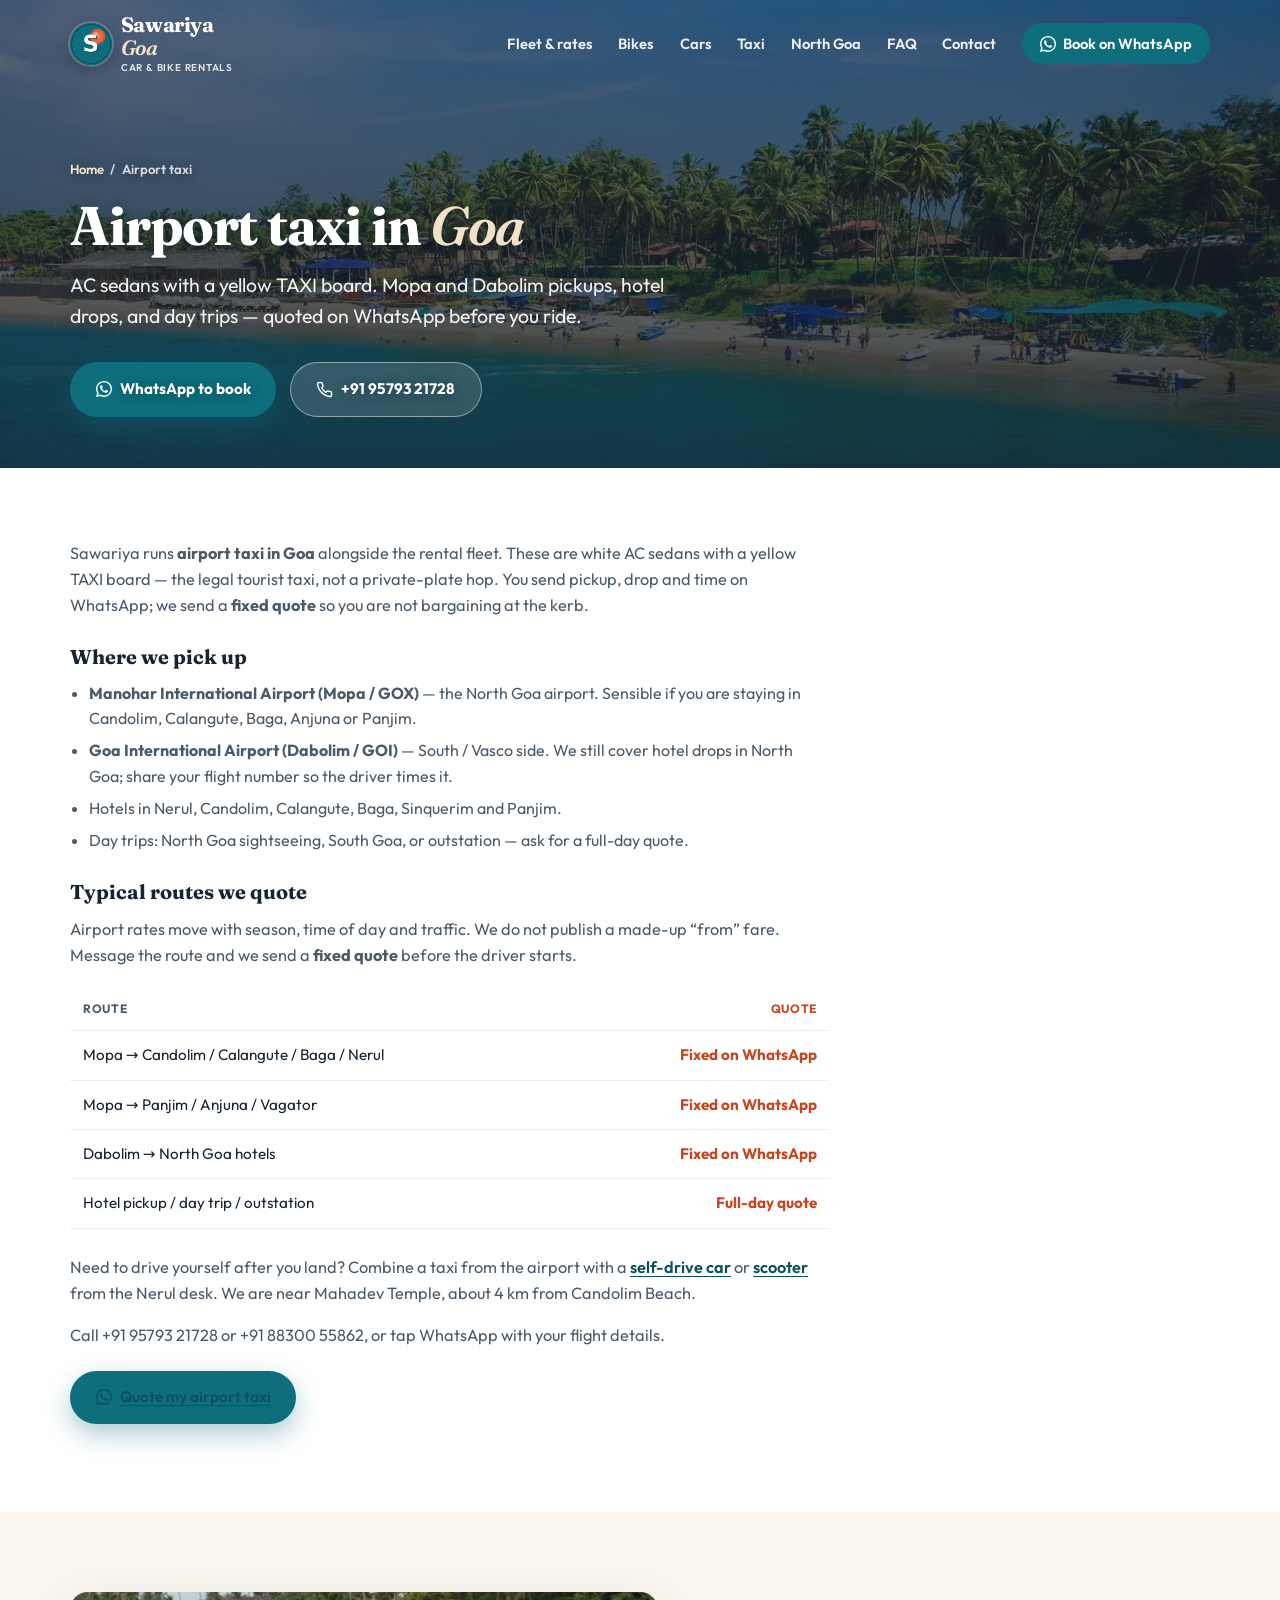
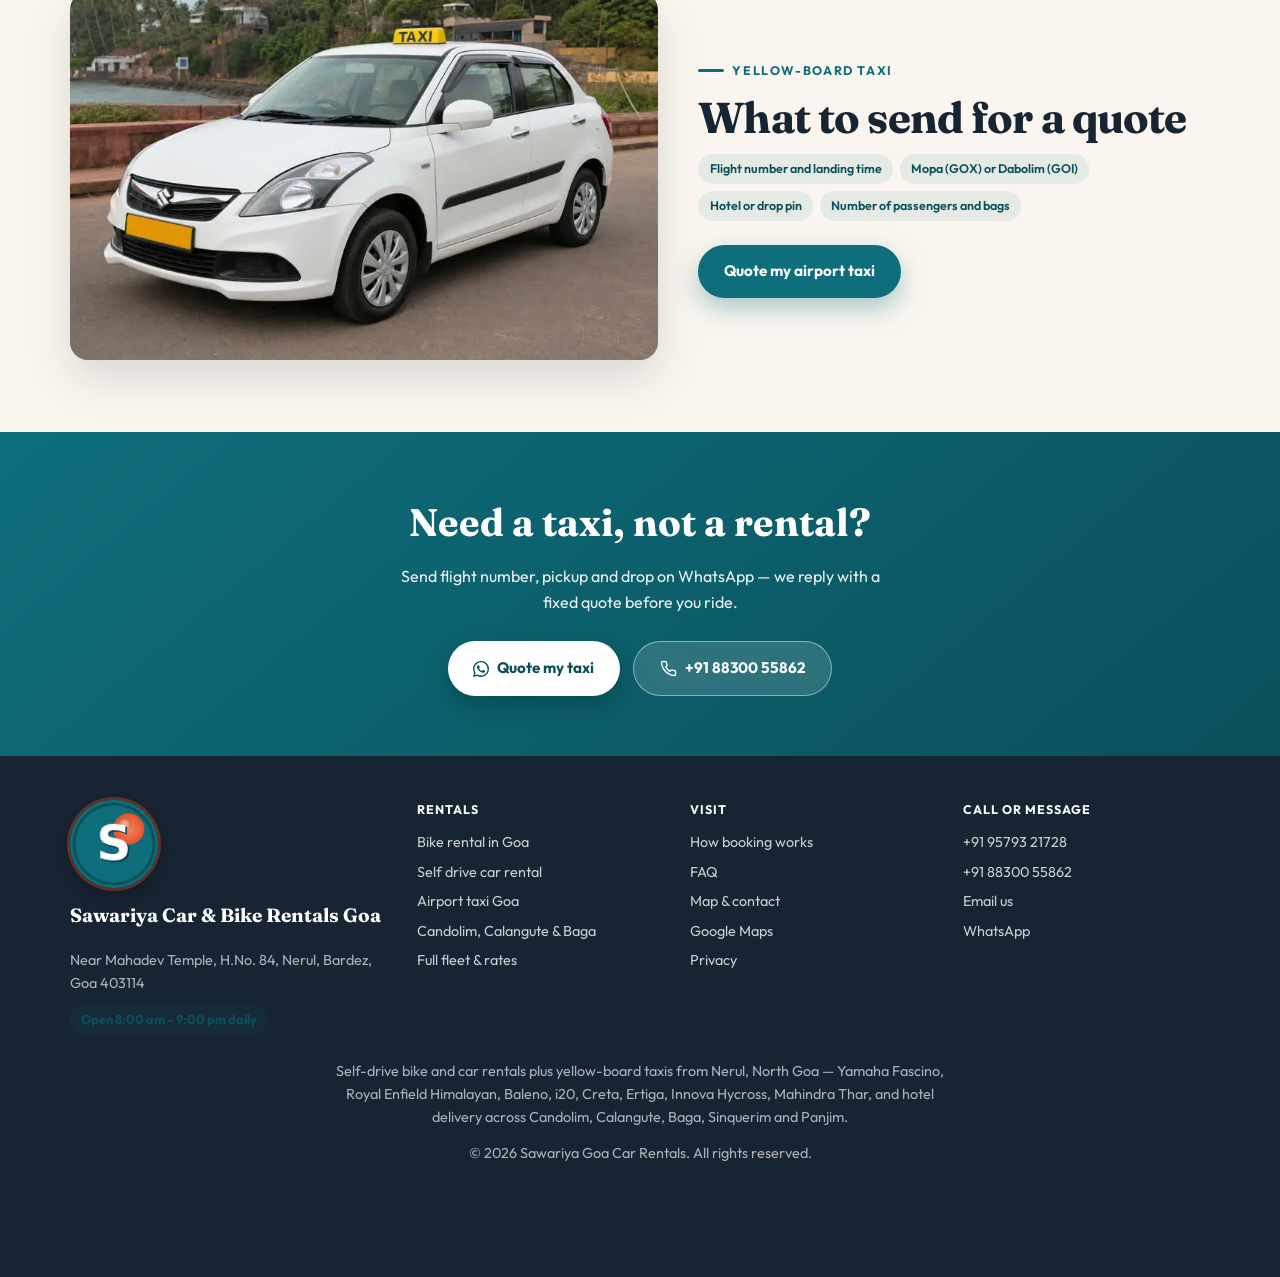
<file: airport-taxi-goa.html>
<!DOCTYPE html>
<html lang="en-IN">
<head>
  <meta charset="UTF-8" />
  <meta name="viewport" content="width=device-width, initial-scale=1.0" />
  <title>Airport Taxi Goa | Mopa &amp; Dabolim Transfers | Sawariya</title>
  <meta name="description" content="Airport taxi in Goa from Nerul. Fixed WhatsApp quotes for Mopa and Dabolim, plus hotel transfers and day trips across North and South Goa." />
  <meta name="author" content="Sawariya Car and Bike Rentals Goa" />
  <meta name="robots" content="index, follow" />
  <meta name="geo.region" content="IN-GA" />
  <meta name="geo.placename" content="Nerul, Bardez, Goa" />
  <meta name="geo.position" content="15.506216;73.800804" />
  <meta name="ICBM" content="15.506216, 73.800804" />
  <link rel="canonical" href="https://sawariyagoacarentals.com/airport-taxi-goa.html" />
  <link rel="alternate" hreflang="en-IN" href="https://sawariyagoacarentals.com/airport-taxi-goa.html" />
  <link rel="alternate" hreflang="x-default" href="https://sawariyagoacarentals.com/airport-taxi-goa.html" />

  <link rel="icon" href="/favicon.ico?v=4" sizes="any" />
  <link rel="icon" type="image/svg+xml" href="/favicon.svg?v=4" />
  <link rel="icon" type="image/png" sizes="32x32" href="/favicon-32x32.png?v=4" />
  <link rel="icon" type="image/png" sizes="16x16" href="/favicon-16x16.png?v=4" />
  <link rel="apple-touch-icon" sizes="180x180" href="/apple-touch-icon.png?v=4" />
  <link rel="manifest" href="/site.webmanifest?v=4" />
  <meta name="theme-color" content="#0e6e7c" />
  <meta name="msapplication-TileColor" content="#0e6e7c" />

  <meta property="og:type" content="website" />
  <meta property="og:title" content="Airport Taxi Goa | Mopa & Dabolim | Sawariya" />
  <meta property="og:description" content="Airport taxi in Goa from Nerul. Fixed WhatsApp quotes for Mopa and Dabolim, plus hotel transfers and day trips across North and South Goa." />
  <meta property="og:image" content="https://sawariyagoacarentals.com/images/goa-taxi.jpg" />
  <meta property="og:image:alt" content="White sedan Goa taxi with yellow TAXI roof board" />
  <meta property="og:image:width" content="800" />
  <meta property="og:image:height" content="534" />
  <meta property="og:url" content="https://sawariyagoacarentals.com/airport-taxi-goa.html" />
  <meta property="og:locale" content="en_IN" />
  <meta property="og:site_name" content="Sawariya Car &amp; Bike Rentals Goa" />

  <meta name="twitter:card" content="summary_large_image" />
  <meta name="twitter:title" content="Airport Taxi Goa | Mopa & Dabolim | Sawariya" />
  <meta name="twitter:description" content="Airport taxi in Goa from Nerul. Fixed WhatsApp quotes for Mopa and Dabolim, plus hotel transfers and day trips across North and South Goa." />
  <meta name="twitter:image" content="https://sawariyagoacarentals.com/images/goa-taxi.jpg" />
  <meta name="twitter:image:alt" content="White sedan Goa taxi with yellow TAXI roof board" />

  <link rel="preload" as="font" type="font/woff2" href="/fonts/outfit-400.woff2" crossorigin />
  <link rel="preload" as="font" type="font/woff2" href="/fonts/fraunces-700.woff2" crossorigin />
  <link rel="preload" as="image" type="image/webp" href="images/hero-goa.webp" imagesrcset="images/hero-goa-800.webp 800w, images/hero-goa.webp 1600w" imagesizes="100vw" fetchpriority="high" />
  <link rel="stylesheet" href="styles.css" />
  
  <script type="application/ld+json">
  {
    "@context": "https://schema.org",
    "@type": "TaxiService",
    "name": "Airport taxi Goa — Mopa and Dabolim",
    "provider": {"@id": "https://sawariyagoacarentals.com/#business"},
    "url": "https://sawariyagoacarentals.com/airport-taxi-goa.html",
    "areaServed": ["Mopa Airport", "Dabolim Airport", "North Goa", "South Goa"],
    "telephone": "+919579321728"
  }
  </script>

  <script type="application/ld+json">
  {
    "@context": "https://schema.org",
    "@type": "BreadcrumbList",
    "itemListElement": [
      {
        "@type": "ListItem",
        "position": 1,
        "name": "Home",
        "item": "https://sawariyagoacarentals.com/"
      },
      {
        "@type": "ListItem",
        "position": 2,
        "name": "Airport taxi Goa",
        "item": "https://sawariyagoacarentals.com/airport-taxi-goa.html"
      }
    ]
  }
  </script>

</head>
<body>
  <a class="skip-link" href="#main">Skip to content</a>
  <header class="nav" id="nav">
    <div class="nav-inner">
      <a href="index.html" class="logo" aria-label="Sawariya Goa Rentals home">
        <img class="logo-mark" src="images/logo-mark-nav.png?v=4" width="42" height="42" alt="" decoding="async" />
        <span class="logo-text">Sawariya <em>Goa</em><small>Car &amp; bike rentals</small></span>
      </a>
      <button class="menu-btn" id="menuBtn" aria-label="Toggle menu" aria-expanded="false" type="button">
        <span></span><span></span><span></span>
      </button>
      <ul class="nav-links" id="navLinks">
        <li><a href="index.html#fleet">Fleet &amp; rates</a></li>
        <li><a href="bike-rental-goa.html">Bikes</a></li>
        <li><a href="self-drive-car-rental-goa.html">Cars</a></li>
        <li><a href="airport-taxi-goa.html" aria-current="page">Taxi</a></li>
        <li><a href="candolim-calangute-baga.html">North Goa</a></li>
        <li><a href="index.html#faq">FAQ</a></li>
        <li><a href="index.html#contact">Contact</a></li>
        <li><a class="nav-cta" data-cta="nav" href="https://wa.me/919579321728?text=Hi%20Sawariya!%20I%27d%20like%20to%20rent%20a%20vehicle%20in%20Goa." target="_blank" rel="noopener noreferrer">
          <svg width="16" height="16" viewBox="0 0 24 24" fill="currentColor" aria-hidden="true"><path d="M17.5 14.4c-.3-.15-1.76-.87-2.03-.97-.27-.1-.47-.15-.67.15-.2.3-.77.96-.94 1.16-.17.2-.35.22-.65.07-.3-.15-1.26-.46-2.4-1.48-.88-.79-1.48-1.76-1.65-2.06-.17-.3-.02-.46.13-.61.14-.13.3-.35.45-.52.15-.17.2-.3.3-.5.1-.2.05-.37-.02-.52-.08-.15-.67-1.62-.92-2.22-.24-.58-.49-.5-.67-.51h-.57c-.2 0-.52.07-.8.37-.27.3-1.04 1.02-1.04 2.5 0 1.47 1.07 2.9 1.22 3.1.15.2 2.1 3.2 5.1 4.49.71.3 1.27.49 1.7.63.72.23 1.37.2 1.88.12.58-.09 1.76-.72 2-1.42.25-.7.25-1.29.18-1.42-.08-.12-.28-.2-.58-.35zM12.05 21.8h-.01a9.87 9.87 0 0 1-5.03-1.38l-.36-.21-3.74.98 1-3.65-.24-.37a9.82 9.82 0 0 1-1.51-5.26c0-5.44 4.43-9.87 9.89-9.87a9.8 9.8 0 0 1 6.99 2.9 9.82 9.82 0 0 1 2.89 6.99c0 5.44-4.44 9.87-9.88 9.87zm8.4-18.28A11.8 11.8 0 0 0 12.04 0C5.46 0 .1 5.35.1 11.93c0 2.1.55 4.16 1.6 5.97L0 24l6.24-1.64a11.93 11.93 0 0 0 5.8 1.48h.01c6.58 0 11.94-5.35 11.94-11.93 0-3.19-1.24-6.19-3.54-8.39z"/></svg>
          Book on WhatsApp
        </a></li>
      </ul>
    </div>
  </header>

  <main id="main">
  <section class="page-hero">
    <div class="hero-bg">
      <picture>
        <source type="image/webp" srcset="images/hero-goa-800.webp 800w, images/hero-goa.webp 1600w" sizes="100vw" />
        <img src="images/hero-goa.jpg" srcset="images/hero-goa-800.jpg 800w, images/hero-goa.jpg 1600w" sizes="100vw" alt="Palm-lined beach coastline in North Goa at golden hour" width="1600" height="1200" fetchpriority="high" decoding="async" />
      </picture>
    </div>
    <div class="hero-content">
      <nav class="crumbs" aria-label="Breadcrumb"><a href="index.html">Home</a> <span aria-hidden="true">/</span> <span>Airport taxi</span></nav>
      <h1>Airport taxi in <em>Goa</em></h1>
      <p class="hero-lead">AC sedans with a yellow TAXI board. Mopa and Dabolim pickups, hotel drops, and day trips — quoted on WhatsApp before you ride.</p>
      <div class="hero-actions" style="margin-bottom:0">
        <a class="btn btn-wa" href="https://wa.me/919579321728?text=Hi%20Sawariya!%20I%27d%20like%20to%20book.%20My%20dates%3A%20" target="_blank" rel="noopener noreferrer"><svg width="16" height="16" viewBox="0 0 24 24" fill="currentColor" aria-hidden="true"><path d="M17.5 14.4c-.3-.15-1.76-.87-2.03-.97-.27-.1-.47-.15-.67.15-.2.3-.77.96-.94 1.16-.17.2-.35.22-.65.07-.3-.15-1.26-.46-2.4-1.48-.88-.79-1.48-1.76-1.65-2.06-.17-.3-.02-.46.13-.61.14-.13.3-.35.45-.52.15-.17.2-.3.3-.5.1-.2.05-.37-.02-.52-.08-.15-.67-1.62-.92-2.22-.24-.58-.49-.5-.67-.51h-.57c-.2 0-.52.07-.8.37-.27.3-1.04 1.02-1.04 2.5 0 1.47 1.07 2.9 1.22 3.1.15.2 2.1 3.2 5.1 4.49.71.3 1.27.49 1.7.63.72.23 1.37.2 1.88.12.58-.09 1.76-.72 2-1.42.25-.7.25-1.29.18-1.42-.08-.12-.28-.2-.58-.35zM12.05 21.8h-.01a9.87 9.87 0 0 1-5.03-1.38l-.36-.21-3.74.98 1-3.65-.24-.37a9.82 9.82 0 0 1-1.51-5.26c0-5.44 4.43-9.87 9.89-9.87a9.8 9.8 0 0 1 6.99 2.9 9.82 9.82 0 0 1 2.89 6.99c0 5.44-4.44 9.87-9.88 9.87zm8.4-18.28A11.8 11.8 0 0 0 12.04 0C5.46 0 .1 5.35.1 11.93c0 2.1.55 4.16 1.6 5.97L0 24l6.24-1.64a11.93 11.93 0 0 0 5.8 1.48h.01c6.58 0 11.94-5.35 11.94-11.93 0-3.19-1.24-6.19-3.54-8.39z"/></svg> WhatsApp to book</a>
        <a class="btn btn-ghost" href="tel:+919579321728"><svg width="17" height="17" viewBox="0 0 24 24" fill="none" stroke="currentColor" stroke-width="2" aria-hidden="true"><path d="M22 16.92v3a2 2 0 0 1-2.18 2 19.79 19.79 0 0 1-8.63-3.07 19.5 19.5 0 0 1-6-6 19.79 19.79 0 0 1-3.07-8.67A2 2 0 0 1 4.11 2h3a2 2 0 0 1 2 1.72c.127.96.361 1.903.7 2.81a2 2 0 0 1-.45 2.11L8.09 9.91a16 16 0 0 0 6 6l1.27-1.27a2 2 0 0 1 2.11-.45c.907.339 1.85.573 2.81.7A2 2 0 0 1 22 16.92z"/></svg> +91 95793 21728</a>
      </div>
    </div>
  </section>
  <section class="article">
    <div class="wrap">
      <div class="article-body reveal">
        <p>Sawariya runs <strong>airport taxi in Goa</strong> alongside the rental fleet. These are white AC sedans with a yellow TAXI board — the legal tourist taxi, not a private-plate hop. You send pickup, drop and time on WhatsApp; we send a <strong>fixed quote</strong> so you are not bargaining at the kerb.</p>
        <h3>Where we pick up</h3>
        <ul>
          <li><strong>Manohar International Airport (Mopa / GOX)</strong> — the North Goa airport. Sensible if you are staying in Candolim, Calangute, Baga, Anjuna or Panjim.</li>
          <li><strong>Goa International Airport (Dabolim / GOI)</strong> — South / Vasco side. We still cover hotel drops in North Goa; share your flight number so the driver times it.</li>
          <li>Hotels in Nerul, Candolim, Calangute, Baga, Sinquerim and Panjim.</li>
          <li>Day trips: North Goa sightseeing, South Goa, or outstation — ask for a full-day quote.</li>
        </ul>
        <h3>Typical routes we quote</h3>
        <p>Airport rates move with season, time of day and traffic. We do not publish a made-up “from” fare. Message the route and we send a <strong>fixed quote</strong> before the driver starts.</p>
        <table class="rate-table">
          <thead><tr><th>Route</th><th>Quote</th></tr></thead>
          <tbody>
            <tr><td>Mopa → Candolim / Calangute / Baga / Nerul</td><td>Fixed on WhatsApp</td></tr>
            <tr><td>Mopa → Panjim / Anjuna / Vagator</td><td>Fixed on WhatsApp</td></tr>
            <tr><td>Dabolim → North Goa hotels</td><td>Fixed on WhatsApp</td></tr>
            <tr><td>Hotel pickup / day trip / outstation</td><td>Full-day quote</td></tr>
          </tbody>
        </table>
        <p>Need to drive yourself after you land? Combine a taxi from the airport with a <a href="self-drive-car-rental-goa.html">self-drive car</a> or <a href="bike-rental-goa.html">scooter</a> from the Nerul desk. We are near Mahadev Temple, about 4 km from Candolim Beach.</p>
        <p>Call +91 95793 21728 or +91 88300 55862, or tap WhatsApp with your flight details.</p>
        <p><a class="btn btn-wa" href="https://wa.me/919579321728?text=Hi%20Sawariya!%20I%20need%20an%20airport%20taxi.%20Flight%3A%20%20Pickup%3A%20%20Drop%3A%20" target="_blank" rel="noopener noreferrer"><svg width="16" height="16" viewBox="0 0 24 24" fill="currentColor" aria-hidden="true"><path d="M17.5 14.4c-.3-.15-1.76-.87-2.03-.97-.27-.1-.47-.15-.67.15-.2.3-.77.96-.94 1.16-.17.2-.35.22-.65.07-.3-.15-1.26-.46-2.4-1.48-.88-.79-1.48-1.76-1.65-2.06-.17-.3-.02-.46.13-.61.14-.13.3-.35.45-.52.15-.17.2-.3.3-.5.1-.2.05-.37-.02-.52-.08-.15-.67-1.62-.92-2.22-.24-.58-.49-.5-.67-.51h-.57c-.2 0-.52.07-.8.37-.27.3-1.04 1.02-1.04 2.5 0 1.47 1.07 2.9 1.22 3.1.15.2 2.1 3.2 5.1 4.49.71.3 1.27.49 1.7.63.72.23 1.37.2 1.88.12.58-.09 1.76-.72 2-1.42.25-.7.25-1.29.18-1.42-.08-.12-.28-.2-.58-.35zM12.05 21.8h-.01a9.87 9.87 0 0 1-5.03-1.38l-.36-.21-3.74.98 1-3.65-.24-.37a9.82 9.82 0 0 1-1.51-5.26c0-5.44 4.43-9.87 9.89-9.87a9.8 9.8 0 0 1 6.99 2.9 9.82 9.82 0 0 1 2.89 6.99c0 5.44-4.44 9.87-9.88 9.87zm8.4-18.28A11.8 11.8 0 0 0 12.04 0C5.46 0 .1 5.35.1 11.93c0 2.1.55 4.16 1.6 5.97L0 24l6.24-1.64a11.93 11.93 0 0 0 5.8 1.48h.01c6.58 0 11.94-5.35 11.94-11.93 0-3.19-1.24-6.19-3.54-8.39z"/></svg> Quote my airport taxi</a></p>
      </div>
    </div>
  </section>
  <section class="taxi" aria-label="Airport taxi">
    <div class="wrap">
      <div class="taxi-layout">
        <div class="taxi-visual reveal">
          <picture>
            <source type="image/webp" srcset="images/goa-taxi.webp" />
            <img src="images/goa-taxi.jpg" alt="White sedan Goa taxi with yellow TAXI roof board for airport transfers" width="800" height="534" loading="lazy" decoding="async" />
          </picture>
        </div>
        <div class="taxi-copy reveal">
          <span class="section-label">Yellow-board taxi</span>
          <h2 class="section-title">What to send for a quote</h2>
          <ul class="taxi-feats">
            <li>Flight number and landing time</li>
            <li>Mopa (GOX) or Dabolim (GOI)</li>
            <li>Hotel or drop pin</li>
            <li>Number of passengers and bags</li>
          </ul>
          <div class="taxi-actions">
            <a class="btn btn-wa" data-cta="taxi-photo" href="https://wa.me/919579321728?text=Hi%20Sawariya!%20I%20need%20an%20airport%20taxi.%20Flight%3A%20%20Pickup%3A%20%20Drop%3A%20" target="_blank" rel="noopener noreferrer">Quote my airport taxi</a>
          </div>
        </div>
      </div>
    </div>
  </section>
  </main>
  <div class="cta-band">
    <h2>Need a taxi, not a rental?</h2>
    <p>Send flight number, pickup and drop on WhatsApp — we reply with a fixed quote before you ride.</p>
    <div class="hero-actions">
      <a class="btn btn-wa" href="https://wa.me/919579321728?text=Hi%20Sawariya!%20I%20need%20an%20airport%20taxi.%20Flight%3A%20%20Pickup%3A%20%20Drop%3A%20" data-cta="taxi-band" target="_blank" rel="noopener noreferrer"><svg width="16" height="16" viewBox="0 0 24 24" fill="currentColor" aria-hidden="true"><path d="M17.5 14.4c-.3-.15-1.76-.87-2.03-.97-.27-.1-.47-.15-.67.15-.2.3-.77.96-.94 1.16-.17.2-.35.22-.65.07-.3-.15-1.26-.46-2.4-1.48-.88-.79-1.48-1.76-1.65-2.06-.17-.3-.02-.46.13-.61.14-.13.3-.35.45-.52.15-.17.2-.3.3-.5.1-.2.05-.37-.02-.52-.08-.15-.67-1.62-.92-2.22-.24-.58-.49-.5-.67-.51h-.57c-.2 0-.52.07-.8.37-.27.3-1.04 1.02-1.04 2.5 0 1.47 1.07 2.9 1.22 3.1.15.2 2.1 3.2 5.1 4.49.71.3 1.27.49 1.7.63.72.23 1.37.2 1.88.12.58-.09 1.76-.72 2-1.42.25-.7.25-1.29.18-1.42-.08-.12-.28-.2-.58-.35zM12.05 21.8h-.01a9.87 9.87 0 0 1-5.03-1.38l-.36-.21-3.74.98 1-3.65-.24-.37a9.82 9.82 0 0 1-1.51-5.26c0-5.44 4.43-9.87 9.89-9.87a9.8 9.8 0 0 1 6.99 2.9 9.82 9.82 0 0 1 2.89 6.99c0 5.44-4.44 9.87-9.88 9.87zm8.4-18.28A11.8 11.8 0 0 0 12.04 0C5.46 0 .1 5.35.1 11.93c0 2.1.55 4.16 1.6 5.97L0 24l6.24-1.64a11.93 11.93 0 0 0 5.8 1.48h.01c6.58 0 11.94-5.35 11.94-11.93 0-3.19-1.24-6.19-3.54-8.39z"/></svg> Quote my taxi</a>
      <a class="btn btn-ghost" href="tel:+918830055862"><svg width="17" height="17" viewBox="0 0 24 24" fill="none" stroke="currentColor" stroke-width="2" aria-hidden="true"><path d="M22 16.92v3a2 2 0 0 1-2.18 2 19.79 19.79 0 0 1-8.63-3.07 19.5 19.5 0 0 1-6-6 19.79 19.79 0 0 1-3.07-8.67A2 2 0 0 1 4.11 2h3a2 2 0 0 1 2 1.72c.127.96.361 1.903.7 2.81a2 2 0 0 1-.45 2.11L8.09 9.91a16 16 0 0 0 6 6l1.27-1.27a2 2 0 0 1 2.11-.45c.907.339 1.85.573 2.81.7A2 2 0 0 1 22 16.92z"/></svg> +91 88300 55862</a>
    </div>
  </div>

  <footer>
    <div class="footer-grid">
      <div>
        <div class="footer-brand" style="align-items:flex-start;text-align:left">
          <img class="footer-logo" src="images/logo-mark-192.png?v=4" width="72" height="72" alt="Sawariya Goa logo" loading="lazy" decoding="async" />
          <strong>Sawariya Car &amp; Bike Rentals Goa</strong>
        </div>
        <p>Near Mahadev Temple, H.No. 84, Nerul, Bardez, Goa 403114</p>
        <p style="margin-top:0.6rem"><span class="hours-chip">Open 8:00 am – 9:00 pm daily</span></p>
      </div>
      <div>
        <h3>Rentals</h3>
        <ul>
          <li><a href="bike-rental-goa.html">Bike rental in Goa</a></li>
          <li><a href="self-drive-car-rental-goa.html">Self drive car rental</a></li>
          <li><a href="airport-taxi-goa.html">Airport taxi Goa</a></li>
          <li><a href="candolim-calangute-baga.html">Candolim, Calangute &amp; Baga</a></li>
          <li><a href="index.html#fleet">Full fleet &amp; rates</a></li>
        </ul>
      </div>
      <div>
        <h3>Visit</h3>
        <ul>
          <li><a href="index.html#how">How booking works</a></li>
          <li><a href="index.html#faq">FAQ</a></li>
          <li><a href="index.html#contact">Map &amp; contact</a></li>
          <li><a href="https://maps.google.com/maps?q=15.506216049194336%2C73.8008041381836&amp;z=17&amp;hl=en" target="_blank" rel="noopener noreferrer">Google Maps</a></li>
          <li><a href="privacy.html">Privacy</a></li>
        </ul>
      </div>
      <div>
        <h3>Call or message</h3>
        <ul>
          <li><a href="tel:+919579321728">+91 95793 21728</a></li>
          <li><a href="tel:+918830055862">+91 88300 55862</a></li>
          <li><a href="mailto:sawariya.goacarentals@gmail.com">Email us</a></li>
          <li><a href="https://wa.me/919579321728" target="_blank" rel="noopener noreferrer">WhatsApp</a></li>
        </ul>
      </div>
    </div>
    <p class="footer-note">Self-drive bike and car rentals plus yellow-board taxis from Nerul, North Goa — Yamaha Fascino, Royal Enfield Himalayan, Baleno, i20, Creta, Ertiga, Innova Hycross, Mahindra Thar, and hotel delivery across Candolim, Calangute, Baga, Sinquerim and Panjim.</p>
    <p>&copy; <span id="year"></span> Sawariya Goa Car Rentals. All rights reserved.</p>
  </footer>

  <nav class="action-bar" aria-label="Quick contact">
    <a class="ab-call" href="tel:+919579321728"><svg width="17" height="17" viewBox="0 0 24 24" fill="none" stroke="currentColor" stroke-width="2" aria-hidden="true"><path d="M22 16.92v3a2 2 0 0 1-2.18 2 19.79 19.79 0 0 1-8.63-3.07 19.5 19.5 0 0 1-6-6 19.79 19.79 0 0 1-3.07-8.67A2 2 0 0 1 4.11 2h3a2 2 0 0 1 2 1.72c.127.96.361 1.903.7 2.81a2 2 0 0 1-.45 2.11L8.09 9.91a16 16 0 0 0 6 6l1.27-1.27a2 2 0 0 1 2.11-.45c.907.339 1.85.573 2.81.7A2 2 0 0 1 22 16.92z"/></svg> Call</a>
    <a class="ab-wa" data-cta="sticky-bar" href="https://wa.me/919579321728?text=Hi%20Sawariya!%20I%27d%20like%20to%20rent%20a%20vehicle." target="_blank" rel="noopener noreferrer"><svg width="16" height="16" viewBox="0 0 24 24" fill="currentColor" aria-hidden="true"><path d="M17.5 14.4c-.3-.15-1.76-.87-2.03-.97-.27-.1-.47-.15-.67.15-.2.3-.77.96-.94 1.16-.17.2-.35.22-.65.07-.3-.15-1.26-.46-2.4-1.48-.88-.79-1.48-1.76-1.65-2.06-.17-.3-.02-.46.13-.61.14-.13.3-.35.45-.52.15-.17.2-.3.3-.5.1-.2.05-.37-.02-.52-.08-.15-.67-1.62-.92-2.22-.24-.58-.49-.5-.67-.51h-.57c-.2 0-.52.07-.8.37-.27.3-1.04 1.02-1.04 2.5 0 1.47 1.07 2.9 1.22 3.1.15.2 2.1 3.2 5.1 4.49.71.3 1.27.49 1.7.63.72.23 1.37.2 1.88.12.58-.09 1.76-.72 2-1.42.25-.7.25-1.29.18-1.42-.08-.12-.28-.2-.58-.35zM12.05 21.8h-.01a9.87 9.87 0 0 1-5.03-1.38l-.36-.21-3.74.98 1-3.65-.24-.37a9.82 9.82 0 0 1-1.51-5.26c0-5.44 4.43-9.87 9.89-9.87a9.8 9.8 0 0 1 6.99 2.9 9.82 9.82 0 0 1 2.89 6.99c0 5.44-4.44 9.87-9.88 9.87zm8.4-18.28A11.8 11.8 0 0 0 12.04 0C5.46 0 .1 5.35.1 11.93c0 2.1.55 4.16 1.6 5.97L0 24l6.24-1.64a11.93 11.93 0 0 0 5.8 1.48h.01c6.58 0 11.94-5.35 11.94-11.93 0-3.19-1.24-6.19-3.54-8.39z"/></svg> WhatsApp</a>
  </nav>
  <script src="site.js" defer></script>
</body>
</html>
</file>
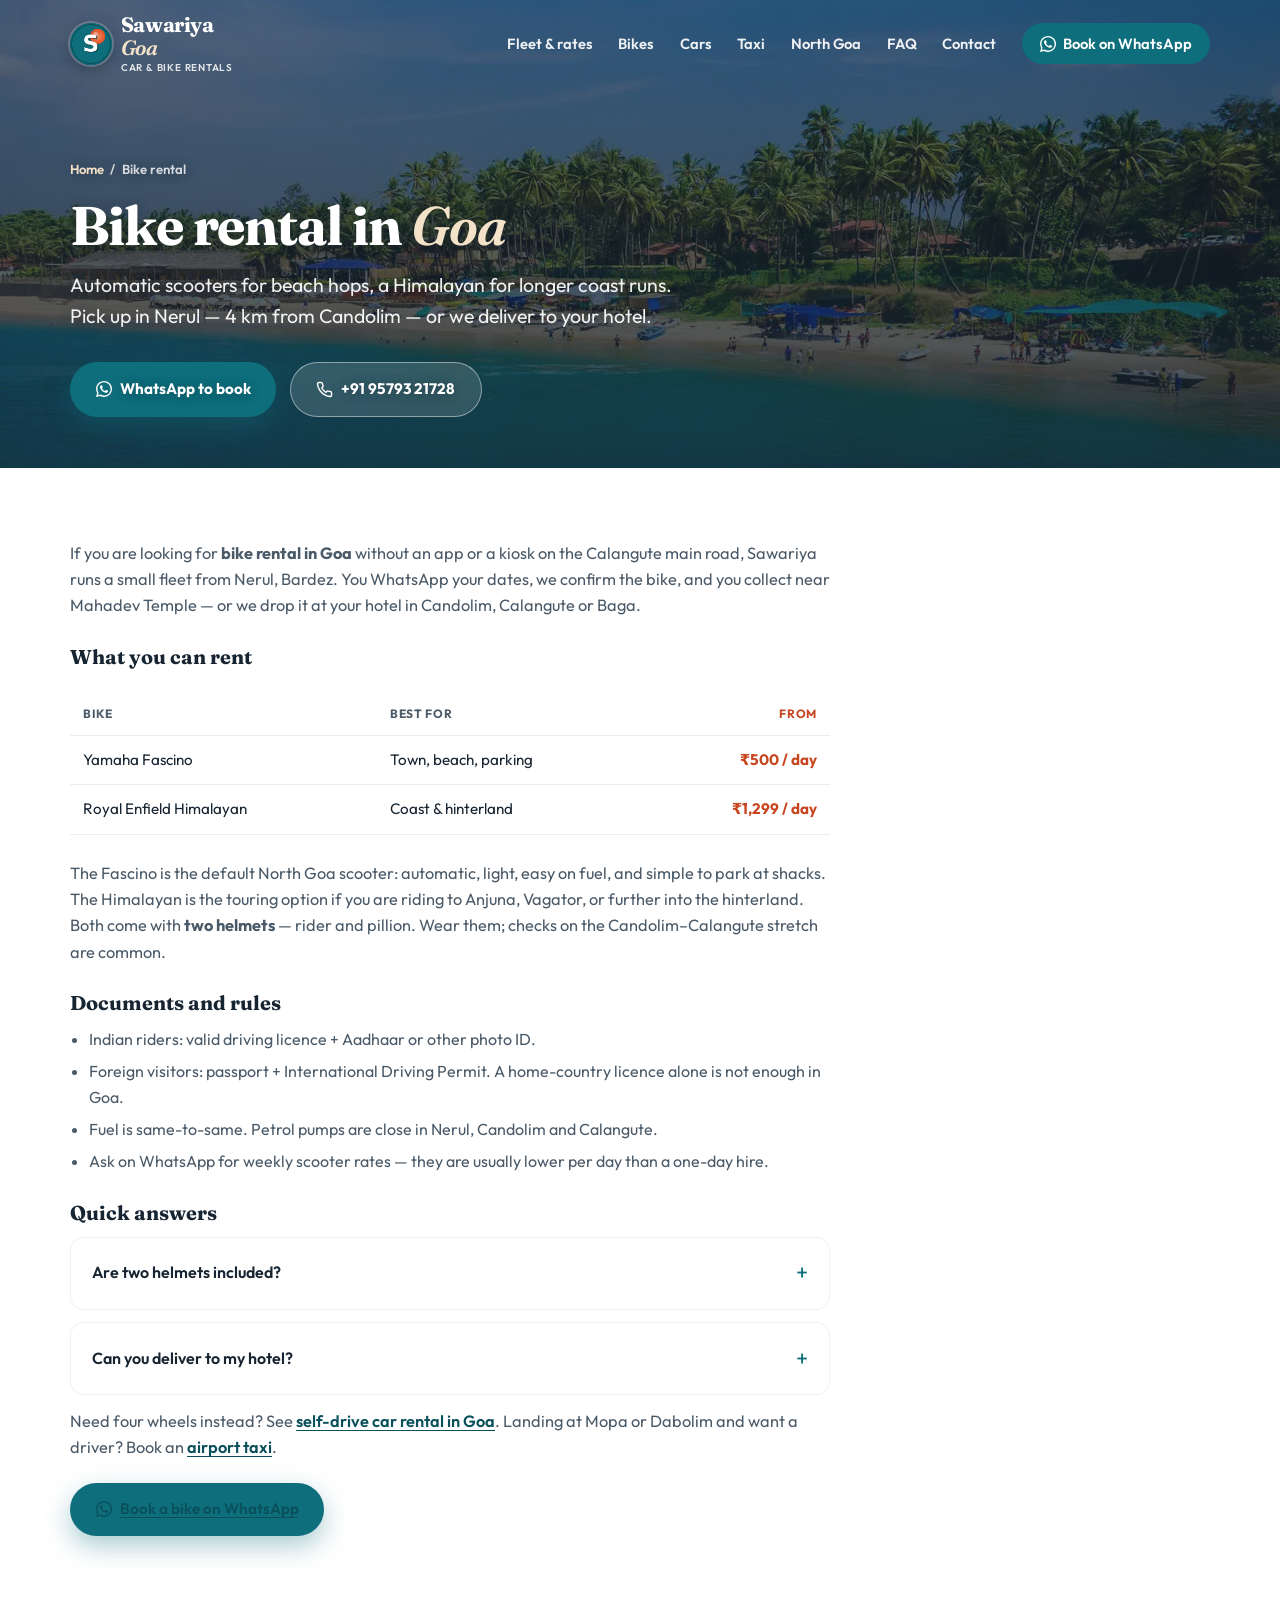
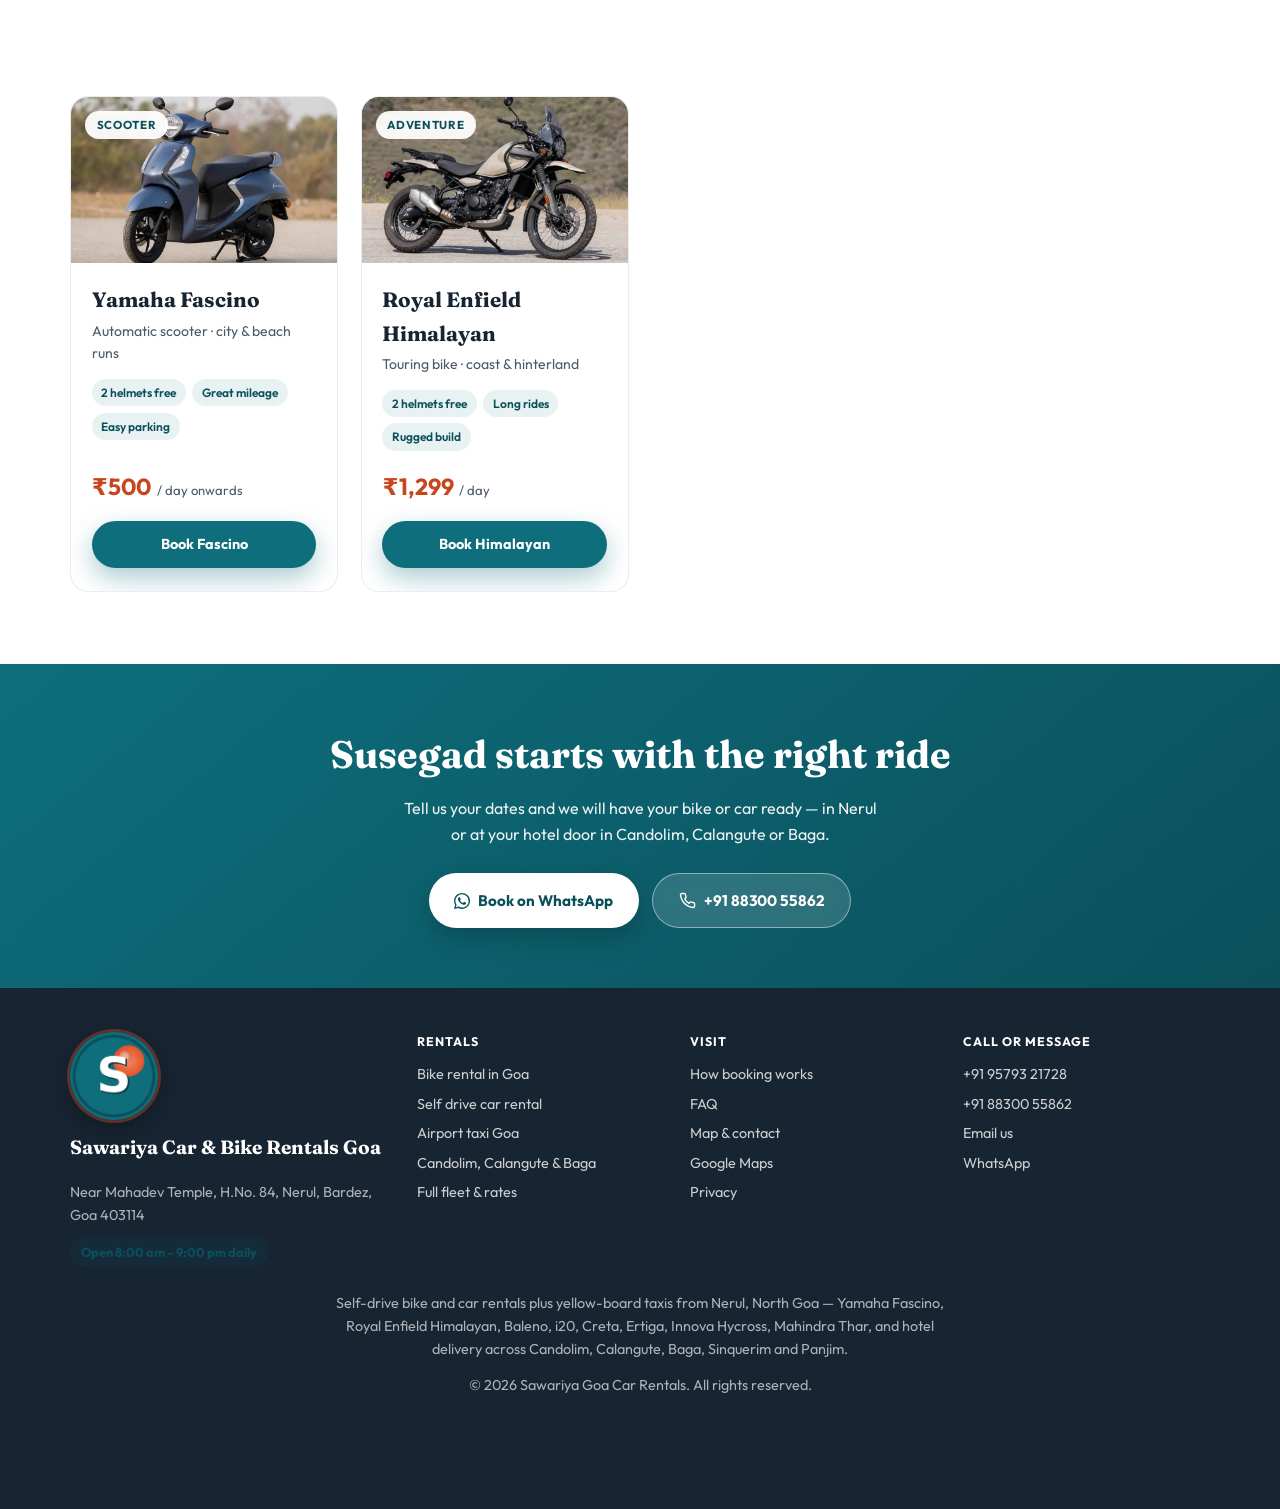
<file: bike-rental-goa.html>
<!DOCTYPE html>
<html lang="en-IN">
<head>
  <meta charset="UTF-8" />
  <meta name="viewport" content="width=device-width, initial-scale=1.0" />
  <title>Bike Rental in Goa | Fascino ₹500/day &amp; Himalayan | Nerul</title>
  <meta name="description" content="Bike rental in North Goa from Nerul. Yamaha Fascino from ₹500/day, Himalayan ₹1,299/day, two helmets free. Pickup near Candolim or hotel delivery." />
  <meta name="author" content="Sawariya Car and Bike Rentals Goa" />
  <meta name="robots" content="index, follow" />
  <meta name="geo.region" content="IN-GA" />
  <meta name="geo.placename" content="Nerul, Bardez, Goa" />
  <meta name="geo.position" content="15.506216;73.800804" />
  <meta name="ICBM" content="15.506216, 73.800804" />
  <link rel="canonical" href="https://sawariyagoacarentals.com/bike-rental-goa.html" />
  <link rel="alternate" hreflang="en-IN" href="https://sawariyagoacarentals.com/bike-rental-goa.html" />
  <link rel="alternate" hreflang="x-default" href="https://sawariyagoacarentals.com/bike-rental-goa.html" />

  <link rel="icon" href="/favicon.ico?v=4" sizes="any" />
  <link rel="icon" type="image/svg+xml" href="/favicon.svg?v=4" />
  <link rel="icon" type="image/png" sizes="32x32" href="/favicon-32x32.png?v=4" />
  <link rel="icon" type="image/png" sizes="16x16" href="/favicon-16x16.png?v=4" />
  <link rel="apple-touch-icon" sizes="180x180" href="/apple-touch-icon.png?v=4" />
  <link rel="manifest" href="/site.webmanifest?v=4" />
  <meta name="theme-color" content="#0e6e7c" />
  <meta name="msapplication-TileColor" content="#0e6e7c" />

  <meta property="og:type" content="website" />
  <meta property="og:title" content="Bike Rental in Goa | Fascino & Himalayan | Sawariya" />
  <meta property="og:description" content="Bike rental in North Goa from Nerul. Yamaha Fascino from ₹500/day, Himalayan ₹1,299/day, two helmets free. Pickup near Candolim or hotel delivery." />
  <meta property="og:image" content="https://sawariyagoacarentals.com/images/yamaha-fascino.jpg" />
  <meta property="og:image:alt" content="Yamaha Fascino scooter for rent in North Goa" />
  <meta property="og:image:width" content="800" />
  <meta property="og:image:height" content="534" />
  <meta property="og:url" content="https://sawariyagoacarentals.com/bike-rental-goa.html" />
  <meta property="og:locale" content="en_IN" />
  <meta property="og:site_name" content="Sawariya Car &amp; Bike Rentals Goa" />

  <meta name="twitter:card" content="summary_large_image" />
  <meta name="twitter:title" content="Bike Rental in Goa | Fascino & Himalayan | Sawariya" />
  <meta name="twitter:description" content="Bike rental in North Goa from Nerul. Yamaha Fascino from ₹500/day, Himalayan ₹1,299/day, two helmets free. Pickup near Candolim or hotel delivery." />
  <meta name="twitter:image" content="https://sawariyagoacarentals.com/images/yamaha-fascino.jpg" />
  <meta name="twitter:image:alt" content="Yamaha Fascino scooter for rent in North Goa" />

  <link rel="preload" as="font" type="font/woff2" href="/fonts/outfit-400.woff2" crossorigin />
  <link rel="preload" as="font" type="font/woff2" href="/fonts/fraunces-700.woff2" crossorigin />
  <link rel="preload" as="image" type="image/webp" href="images/hero-goa.webp" imagesrcset="images/hero-goa-800.webp 800w, images/hero-goa.webp 1600w" imagesizes="100vw" fetchpriority="high" />
  <link rel="stylesheet" href="styles.css" />
  
  <script type="application/ld+json">
  {
    "@context": "https://schema.org",
    "@type": "Service",
    "name": "Bike rental in Goa",
    "serviceType": "Motorcycle and scooter rental",
    "provider": {"@id": "https://sawariyagoacarentals.com/#business"},
    "areaServed": ["Nerul", "Candolim", "Calangute", "Baga", "North Goa"],
    "url": "https://sawariyagoacarentals.com/bike-rental-goa.html",
    "offers": [
      {"@type": "Offer", "name": "Yamaha Fascino", "price": "500", "priceCurrency": "INR"},
      {"@type": "Offer", "name": "Royal Enfield Himalayan", "price": "1299", "priceCurrency": "INR"}
    ]
  }
  </script>

  <script type="application/ld+json">
  {
    "@context": "https://schema.org",
    "@type": "BreadcrumbList",
    "itemListElement": [
      {
        "@type": "ListItem",
        "position": 1,
        "name": "Home",
        "item": "https://sawariyagoacarentals.com/"
      },
      {
        "@type": "ListItem",
        "position": 2,
        "name": "Bike rental in Goa",
        "item": "https://sawariyagoacarentals.com/bike-rental-goa.html"
      }
    ]
  }
  </script>

</head>
<body>
  <a class="skip-link" href="#main">Skip to content</a>
  <header class="nav" id="nav">
    <div class="nav-inner">
      <a href="index.html" class="logo" aria-label="Sawariya Goa Rentals home">
        <img class="logo-mark" src="images/logo-mark-nav.png?v=4" width="42" height="42" alt="" decoding="async" />
        <span class="logo-text">Sawariya <em>Goa</em><small>Car &amp; bike rentals</small></span>
      </a>
      <button class="menu-btn" id="menuBtn" aria-label="Toggle menu" aria-expanded="false" type="button">
        <span></span><span></span><span></span>
      </button>
      <ul class="nav-links" id="navLinks">
        <li><a href="index.html#fleet">Fleet &amp; rates</a></li>
        <li><a href="bike-rental-goa.html" aria-current="page">Bikes</a></li>
        <li><a href="self-drive-car-rental-goa.html">Cars</a></li>
        <li><a href="airport-taxi-goa.html">Taxi</a></li>
        <li><a href="candolim-calangute-baga.html">North Goa</a></li>
        <li><a href="index.html#faq">FAQ</a></li>
        <li><a href="index.html#contact">Contact</a></li>
        <li><a class="nav-cta" data-cta="nav" href="https://wa.me/919579321728?text=Hi%20Sawariya!%20I%27d%20like%20to%20rent%20a%20vehicle%20in%20Goa." target="_blank" rel="noopener noreferrer">
          <svg width="16" height="16" viewBox="0 0 24 24" fill="currentColor" aria-hidden="true"><path d="M17.5 14.4c-.3-.15-1.76-.87-2.03-.97-.27-.1-.47-.15-.67.15-.2.3-.77.96-.94 1.16-.17.2-.35.22-.65.07-.3-.15-1.26-.46-2.4-1.48-.88-.79-1.48-1.76-1.65-2.06-.17-.3-.02-.46.13-.61.14-.13.3-.35.45-.52.15-.17.2-.3.3-.5.1-.2.05-.37-.02-.52-.08-.15-.67-1.62-.92-2.22-.24-.58-.49-.5-.67-.51h-.57c-.2 0-.52.07-.8.37-.27.3-1.04 1.02-1.04 2.5 0 1.47 1.07 2.9 1.22 3.1.15.2 2.1 3.2 5.1 4.49.71.3 1.27.49 1.7.63.72.23 1.37.2 1.88.12.58-.09 1.76-.72 2-1.42.25-.7.25-1.29.18-1.42-.08-.12-.28-.2-.58-.35zM12.05 21.8h-.01a9.87 9.87 0 0 1-5.03-1.38l-.36-.21-3.74.98 1-3.65-.24-.37a9.82 9.82 0 0 1-1.51-5.26c0-5.44 4.43-9.87 9.89-9.87a9.8 9.8 0 0 1 6.99 2.9 9.82 9.82 0 0 1 2.89 6.99c0 5.44-4.44 9.87-9.88 9.87zm8.4-18.28A11.8 11.8 0 0 0 12.04 0C5.46 0 .1 5.35.1 11.93c0 2.1.55 4.16 1.6 5.97L0 24l6.24-1.64a11.93 11.93 0 0 0 5.8 1.48h.01c6.58 0 11.94-5.35 11.94-11.93 0-3.19-1.24-6.19-3.54-8.39z"/></svg>
          Book on WhatsApp
        </a></li>
      </ul>
    </div>
  </header>

  <main id="main">
  <section class="page-hero">
    <div class="hero-bg">
      <picture>
        <source type="image/webp" srcset="images/hero-goa-800.webp 800w, images/hero-goa.webp 1600w" sizes="100vw" />
        <img src="images/hero-goa.jpg" srcset="images/hero-goa-800.jpg 800w, images/hero-goa.jpg 1600w" sizes="100vw" alt="Palm-lined beach coastline in North Goa at golden hour" width="1600" height="1200" fetchpriority="high" decoding="async" />
      </picture>
    </div>
    <div class="hero-content">
      <nav class="crumbs" aria-label="Breadcrumb"><a href="index.html">Home</a> <span aria-hidden="true">/</span> <span>Bike rental</span></nav>
      <h1>Bike rental in <em>Goa</em></h1>
      <p class="hero-lead">Automatic scooters for beach hops, a Himalayan for longer coast runs. Pick up in Nerul — 4 km from Candolim — or we deliver to your hotel.</p>
      <div class="hero-actions" style="margin-bottom:0">
        <a class="btn btn-wa" href="https://wa.me/919579321728?text=Hi%20Sawariya!%20I%27d%20like%20to%20book.%20My%20dates%3A%20" target="_blank" rel="noopener noreferrer"><svg width="16" height="16" viewBox="0 0 24 24" fill="currentColor" aria-hidden="true"><path d="M17.5 14.4c-.3-.15-1.76-.87-2.03-.97-.27-.1-.47-.15-.67.15-.2.3-.77.96-.94 1.16-.17.2-.35.22-.65.07-.3-.15-1.26-.46-2.4-1.48-.88-.79-1.48-1.76-1.65-2.06-.17-.3-.02-.46.13-.61.14-.13.3-.35.45-.52.15-.17.2-.3.3-.5.1-.2.05-.37-.02-.52-.08-.15-.67-1.62-.92-2.22-.24-.58-.49-.5-.67-.51h-.57c-.2 0-.52.07-.8.37-.27.3-1.04 1.02-1.04 2.5 0 1.47 1.07 2.9 1.22 3.1.15.2 2.1 3.2 5.1 4.49.71.3 1.27.49 1.7.63.72.23 1.37.2 1.88.12.58-.09 1.76-.72 2-1.42.25-.7.25-1.29.18-1.42-.08-.12-.28-.2-.58-.35zM12.05 21.8h-.01a9.87 9.87 0 0 1-5.03-1.38l-.36-.21-3.74.98 1-3.65-.24-.37a9.82 9.82 0 0 1-1.51-5.26c0-5.44 4.43-9.87 9.89-9.87a9.8 9.8 0 0 1 6.99 2.9 9.82 9.82 0 0 1 2.89 6.99c0 5.44-4.44 9.87-9.88 9.87zm8.4-18.28A11.8 11.8 0 0 0 12.04 0C5.46 0 .1 5.35.1 11.93c0 2.1.55 4.16 1.6 5.97L0 24l6.24-1.64a11.93 11.93 0 0 0 5.8 1.48h.01c6.58 0 11.94-5.35 11.94-11.93 0-3.19-1.24-6.19-3.54-8.39z"/></svg> WhatsApp to book</a>
        <a class="btn btn-ghost" href="tel:+919579321728"><svg width="17" height="17" viewBox="0 0 24 24" fill="none" stroke="currentColor" stroke-width="2" aria-hidden="true"><path d="M22 16.92v3a2 2 0 0 1-2.18 2 19.79 19.79 0 0 1-8.63-3.07 19.5 19.5 0 0 1-6-6 19.79 19.79 0 0 1-3.07-8.67A2 2 0 0 1 4.11 2h3a2 2 0 0 1 2 1.72c.127.96.361 1.903.7 2.81a2 2 0 0 1-.45 2.11L8.09 9.91a16 16 0 0 0 6 6l1.27-1.27a2 2 0 0 1 2.11-.45c.907.339 1.85.573 2.81.7A2 2 0 0 1 22 16.92z"/></svg> +91 95793 21728</a>
      </div>
    </div>
  </section>
  <section class="article">
    <div class="wrap">
      <div class="article-body reveal">
        <p>If you are looking for <strong>bike rental in Goa</strong> without an app or a kiosk on the Calangute main road, Sawariya runs a small fleet from Nerul, Bardez. You WhatsApp your dates, we confirm the bike, and you collect near Mahadev Temple — or we drop it at your hotel in Candolim, Calangute or Baga.</p>
        <h3>What you can rent</h3>
        <table class="rate-table">
          <thead><tr><th>Bike</th><th>Best for</th><th>From</th></tr></thead>
          <tbody>
            <tr><td>Yamaha Fascino</td><td>Town, beach, parking</td><td>₹500 / day</td></tr>
            <tr><td>Royal Enfield Himalayan</td><td>Coast &amp; hinterland</td><td>₹1,299 / day</td></tr>
          </tbody>
        </table>
        <p>The Fascino is the default North Goa scooter: automatic, light, easy on fuel, and simple to park at shacks. The Himalayan is the touring option if you are riding to Anjuna, Vagator, or further into the hinterland. Both come with <strong>two helmets</strong> — rider and pillion. Wear them; checks on the Candolim–Calangute stretch are common.</p>
        <h3>Documents and rules</h3>
        <ul>
          <li>Indian riders: valid driving licence + Aadhaar or other photo ID.</li>
          <li>Foreign visitors: passport + International Driving Permit. A home-country licence alone is not enough in Goa.</li>
          <li>Fuel is same-to-same. Petrol pumps are close in Nerul, Candolim and Calangute.</li>
          <li>Ask on WhatsApp for weekly scooter rates — they are usually lower per day than a one-day hire.</li>
        </ul>
        <h3>Quick answers</h3>
        <details class="faq-item"><summary>Are two helmets included?</summary><p>Yes — rider and pillion, free with every bike. Wear them; checks on the Candolim–Calangute stretch are common.</p></details>
        <details class="faq-item"><summary>Can you deliver to my hotel?</summary><p>Yes, across Candolim, Calangute, Baga, Sinquerim and Panjim. Send the pin; we confirm time and any delivery charge.</p></details>
        <p>Need four wheels instead? See <a href="self-drive-car-rental-goa.html">self-drive car rental in Goa</a>. Landing at Mopa or Dabolim and want a driver? Book an <a href="airport-taxi-goa.html">airport taxi</a>.</p>
        <p><a class="btn btn-wa" href="https://wa.me/919579321728?text=Hi!%20I%27d%20like%20to%20rent%20a%20bike%20in%20Goa.%20My%20dates%3A%20" target="_blank" rel="noopener noreferrer"><svg width="16" height="16" viewBox="0 0 24 24" fill="currentColor" aria-hidden="true"><path d="M17.5 14.4c-.3-.15-1.76-.87-2.03-.97-.27-.1-.47-.15-.67.15-.2.3-.77.96-.94 1.16-.17.2-.35.22-.65.07-.3-.15-1.26-.46-2.4-1.48-.88-.79-1.48-1.76-1.65-2.06-.17-.3-.02-.46.13-.61.14-.13.3-.35.45-.52.15-.17.2-.3.3-.5.1-.2.05-.37-.02-.52-.08-.15-.67-1.62-.92-2.22-.24-.58-.49-.5-.67-.51h-.57c-.2 0-.52.07-.8.37-.27.3-1.04 1.02-1.04 2.5 0 1.47 1.07 2.9 1.22 3.1.15.2 2.1 3.2 5.1 4.49.71.3 1.27.49 1.7.63.72.23 1.37.2 1.88.12.58-.09 1.76-.72 2-1.42.25-.7.25-1.29.18-1.42-.08-.12-.28-.2-.58-.35zM12.05 21.8h-.01a9.87 9.87 0 0 1-5.03-1.38l-.36-.21-3.74.98 1-3.65-.24-.37a9.82 9.82 0 0 1-1.51-5.26c0-5.44 4.43-9.87 9.89-9.87a9.8 9.8 0 0 1 6.99 2.9 9.82 9.82 0 0 1 2.89 6.99c0 5.44-4.44 9.87-9.88 9.87zm8.4-18.28A11.8 11.8 0 0 0 12.04 0C5.46 0 .1 5.35.1 11.93c0 2.1.55 4.16 1.6 5.97L0 24l6.24-1.64a11.93 11.93 0 0 0 5.8 1.48h.01c6.58 0 11.94-5.35 11.94-11.93 0-3.19-1.24-6.19-3.54-8.39z"/></svg> Book a bike on WhatsApp</a></p>
      </div>
    </div>
  </section>
  <section class="fleet" aria-label="Bikes and rates">
    <div class="wrap">
      <div class="fleet-grid">
        <article class="vcard reveal" data-fleet="bike">
          <div class="vcard-img">
            <picture>
              <source type="image/webp" srcset="images/yamaha-fascino.webp" />
              <img src="images/yamaha-fascino.jpg" alt="Yamaha Fascino scooter for rent in North Goa" width="800" height="534" loading="lazy" decoding="async" />
            </picture>
            <span class="vcard-tag">Scooter</span>
          </div>
          <div class="vcard-body">
            <h3>Yamaha Fascino</h3>
            <p class="vcard-models">Automatic scooter · city &amp; beach runs</p>
            <ul class="vcard-feats"><li>2 helmets free</li><li>Great mileage</li><li>Easy parking</li></ul>
            <div class="vcard-price"><strong>₹500</strong><span>/ day onwards</span></div>
            <a class="btn btn-wa" data-cta="bike-fascino" href="https://wa.me/919579321728?text=Hi!%20I%27d%20like%20to%20rent%20a%20Yamaha%20Fascino.%20My%20dates%3A%20" target="_blank" rel="noopener noreferrer">Book Fascino</a>
          </div>
        </article>
        <article class="vcard reveal" data-fleet="bike">
          <div class="vcard-img">
            <picture>
              <source type="image/webp" srcset="images/royal-enfield-himalayan.webp" />
              <img src="images/royal-enfield-himalayan.jpg" alt="Royal Enfield Himalayan bike for rent in Goa" width="800" height="534" loading="lazy" decoding="async" />
            </picture>
            <span class="vcard-tag">Adventure</span>
          </div>
          <div class="vcard-body">
            <h3>Royal Enfield Himalayan</h3>
            <p class="vcard-models">Touring bike · coast &amp; hinterland</p>
            <ul class="vcard-feats"><li>2 helmets free</li><li>Long rides</li><li>Rugged build</li></ul>
            <div class="vcard-price"><strong>₹1,299</strong><span>/ day</span></div>
            <a class="btn btn-wa" data-cta="bike-himalayan" href="https://wa.me/919579321728?text=Hi!%20I%27d%20like%20to%20rent%20a%20Royal%20Enfield%20Himalayan.%20My%20dates%3A%20" target="_blank" rel="noopener noreferrer">Book Himalayan</a>
          </div>
        </article>
      </div>
    </div>
  </section>
  </main>
  <div class="cta-band">
    <h2>Susegad starts with the right ride</h2>
    <p>Tell us your dates and we will have your bike or car ready — in Nerul or at your hotel door in Candolim, Calangute or Baga.</p>
    <div class="hero-actions">
      <a class="btn btn-wa" href="https://wa.me/919579321728?text=Hi%20Sawariya!%20I%27d%20like%20to%20book%20a%20vehicle.%20My%20dates%3A%20" target="_blank" rel="noopener noreferrer"><svg width="16" height="16" viewBox="0 0 24 24" fill="currentColor" aria-hidden="true"><path d="M17.5 14.4c-.3-.15-1.76-.87-2.03-.97-.27-.1-.47-.15-.67.15-.2.3-.77.96-.94 1.16-.17.2-.35.22-.65.07-.3-.15-1.26-.46-2.4-1.48-.88-.79-1.48-1.76-1.65-2.06-.17-.3-.02-.46.13-.61.14-.13.3-.35.45-.52.15-.17.2-.3.3-.5.1-.2.05-.37-.02-.52-.08-.15-.67-1.62-.92-2.22-.24-.58-.49-.5-.67-.51h-.57c-.2 0-.52.07-.8.37-.27.3-1.04 1.02-1.04 2.5 0 1.47 1.07 2.9 1.22 3.1.15.2 2.1 3.2 5.1 4.49.71.3 1.27.49 1.7.63.72.23 1.37.2 1.88.12.58-.09 1.76-.72 2-1.42.25-.7.25-1.29.18-1.42-.08-.12-.28-.2-.58-.35zM12.05 21.8h-.01a9.87 9.87 0 0 1-5.03-1.38l-.36-.21-3.74.98 1-3.65-.24-.37a9.82 9.82 0 0 1-1.51-5.26c0-5.44 4.43-9.87 9.89-9.87a9.8 9.8 0 0 1 6.99 2.9 9.82 9.82 0 0 1 2.89 6.99c0 5.44-4.44 9.87-9.88 9.87zm8.4-18.28A11.8 11.8 0 0 0 12.04 0C5.46 0 .1 5.35.1 11.93c0 2.1.55 4.16 1.6 5.97L0 24l6.24-1.64a11.93 11.93 0 0 0 5.8 1.48h.01c6.58 0 11.94-5.35 11.94-11.93 0-3.19-1.24-6.19-3.54-8.39z"/></svg> Book on WhatsApp</a>
      <a class="btn btn-ghost" href="tel:+918830055862"><svg width="17" height="17" viewBox="0 0 24 24" fill="none" stroke="currentColor" stroke-width="2" aria-hidden="true"><path d="M22 16.92v3a2 2 0 0 1-2.18 2 19.79 19.79 0 0 1-8.63-3.07 19.5 19.5 0 0 1-6-6 19.79 19.79 0 0 1-3.07-8.67A2 2 0 0 1 4.11 2h3a2 2 0 0 1 2 1.72c.127.96.361 1.903.7 2.81a2 2 0 0 1-.45 2.11L8.09 9.91a16 16 0 0 0 6 6l1.27-1.27a2 2 0 0 1 2.11-.45c.907.339 1.85.573 2.81.7A2 2 0 0 1 22 16.92z"/></svg> +91 88300 55862</a>
    </div>
  </div>

  <footer>
    <div class="footer-grid">
      <div>
        <div class="footer-brand" style="align-items:flex-start;text-align:left">
          <img class="footer-logo" src="images/logo-mark-192.png?v=4" width="72" height="72" alt="Sawariya Goa logo" loading="lazy" decoding="async" />
          <strong>Sawariya Car &amp; Bike Rentals Goa</strong>
        </div>
        <p>Near Mahadev Temple, H.No. 84, Nerul, Bardez, Goa 403114</p>
        <p style="margin-top:0.6rem"><span class="hours-chip">Open 8:00 am – 9:00 pm daily</span></p>
      </div>
      <div>
        <h3>Rentals</h3>
        <ul>
          <li><a href="bike-rental-goa.html">Bike rental in Goa</a></li>
          <li><a href="self-drive-car-rental-goa.html">Self drive car rental</a></li>
          <li><a href="airport-taxi-goa.html">Airport taxi Goa</a></li>
          <li><a href="candolim-calangute-baga.html">Candolim, Calangute &amp; Baga</a></li>
          <li><a href="index.html#fleet">Full fleet &amp; rates</a></li>
        </ul>
      </div>
      <div>
        <h3>Visit</h3>
        <ul>
          <li><a href="index.html#how">How booking works</a></li>
          <li><a href="index.html#faq">FAQ</a></li>
          <li><a href="index.html#contact">Map &amp; contact</a></li>
          <li><a href="https://maps.google.com/maps?q=15.506216049194336%2C73.8008041381836&amp;z=17&amp;hl=en" target="_blank" rel="noopener noreferrer">Google Maps</a></li>
          <li><a href="privacy.html">Privacy</a></li>
        </ul>
      </div>
      <div>
        <h3>Call or message</h3>
        <ul>
          <li><a href="tel:+919579321728">+91 95793 21728</a></li>
          <li><a href="tel:+918830055862">+91 88300 55862</a></li>
          <li><a href="mailto:sawariya.goacarentals@gmail.com">Email us</a></li>
          <li><a href="https://wa.me/919579321728" target="_blank" rel="noopener noreferrer">WhatsApp</a></li>
        </ul>
      </div>
    </div>
    <p class="footer-note">Self-drive bike and car rentals plus yellow-board taxis from Nerul, North Goa — Yamaha Fascino, Royal Enfield Himalayan, Baleno, i20, Creta, Ertiga, Innova Hycross, Mahindra Thar, and hotel delivery across Candolim, Calangute, Baga, Sinquerim and Panjim.</p>
    <p>&copy; <span id="year"></span> Sawariya Goa Car Rentals. All rights reserved.</p>
  </footer>

  <nav class="action-bar" aria-label="Quick contact">
    <a class="ab-call" href="tel:+919579321728"><svg width="17" height="17" viewBox="0 0 24 24" fill="none" stroke="currentColor" stroke-width="2" aria-hidden="true"><path d="M22 16.92v3a2 2 0 0 1-2.18 2 19.79 19.79 0 0 1-8.63-3.07 19.5 19.5 0 0 1-6-6 19.79 19.79 0 0 1-3.07-8.67A2 2 0 0 1 4.11 2h3a2 2 0 0 1 2 1.72c.127.96.361 1.903.7 2.81a2 2 0 0 1-.45 2.11L8.09 9.91a16 16 0 0 0 6 6l1.27-1.27a2 2 0 0 1 2.11-.45c.907.339 1.85.573 2.81.7A2 2 0 0 1 22 16.92z"/></svg> Call</a>
    <a class="ab-wa" data-cta="sticky-bar" href="https://wa.me/919579321728?text=Hi%20Sawariya!%20I%27d%20like%20to%20rent%20a%20vehicle." target="_blank" rel="noopener noreferrer"><svg width="16" height="16" viewBox="0 0 24 24" fill="currentColor" aria-hidden="true"><path d="M17.5 14.4c-.3-.15-1.76-.87-2.03-.97-.27-.1-.47-.15-.67.15-.2.3-.77.96-.94 1.16-.17.2-.35.22-.65.07-.3-.15-1.26-.46-2.4-1.48-.88-.79-1.48-1.76-1.65-2.06-.17-.3-.02-.46.13-.61.14-.13.3-.35.45-.52.15-.17.2-.3.3-.5.1-.2.05-.37-.02-.52-.08-.15-.67-1.62-.92-2.22-.24-.58-.49-.5-.67-.51h-.57c-.2 0-.52.07-.8.37-.27.3-1.04 1.02-1.04 2.5 0 1.47 1.07 2.9 1.22 3.1.15.2 2.1 3.2 5.1 4.49.71.3 1.27.49 1.7.63.72.23 1.37.2 1.88.12.58-.09 1.76-.72 2-1.42.25-.7.25-1.29.18-1.42-.08-.12-.28-.2-.58-.35zM12.05 21.8h-.01a9.87 9.87 0 0 1-5.03-1.38l-.36-.21-3.74.98 1-3.65-.24-.37a9.82 9.82 0 0 1-1.51-5.26c0-5.44 4.43-9.87 9.89-9.87a9.8 9.8 0 0 1 6.99 2.9 9.82 9.82 0 0 1 2.89 6.99c0 5.44-4.44 9.87-9.88 9.87zm8.4-18.28A11.8 11.8 0 0 0 12.04 0C5.46 0 .1 5.35.1 11.93c0 2.1.55 4.16 1.6 5.97L0 24l6.24-1.64a11.93 11.93 0 0 0 5.8 1.48h.01c6.58 0 11.94-5.35 11.94-11.93 0-3.19-1.24-6.19-3.54-8.39z"/></svg> WhatsApp</a>
  </nav>
  <script src="site.js" defer></script>
</body>
</html>
</file>
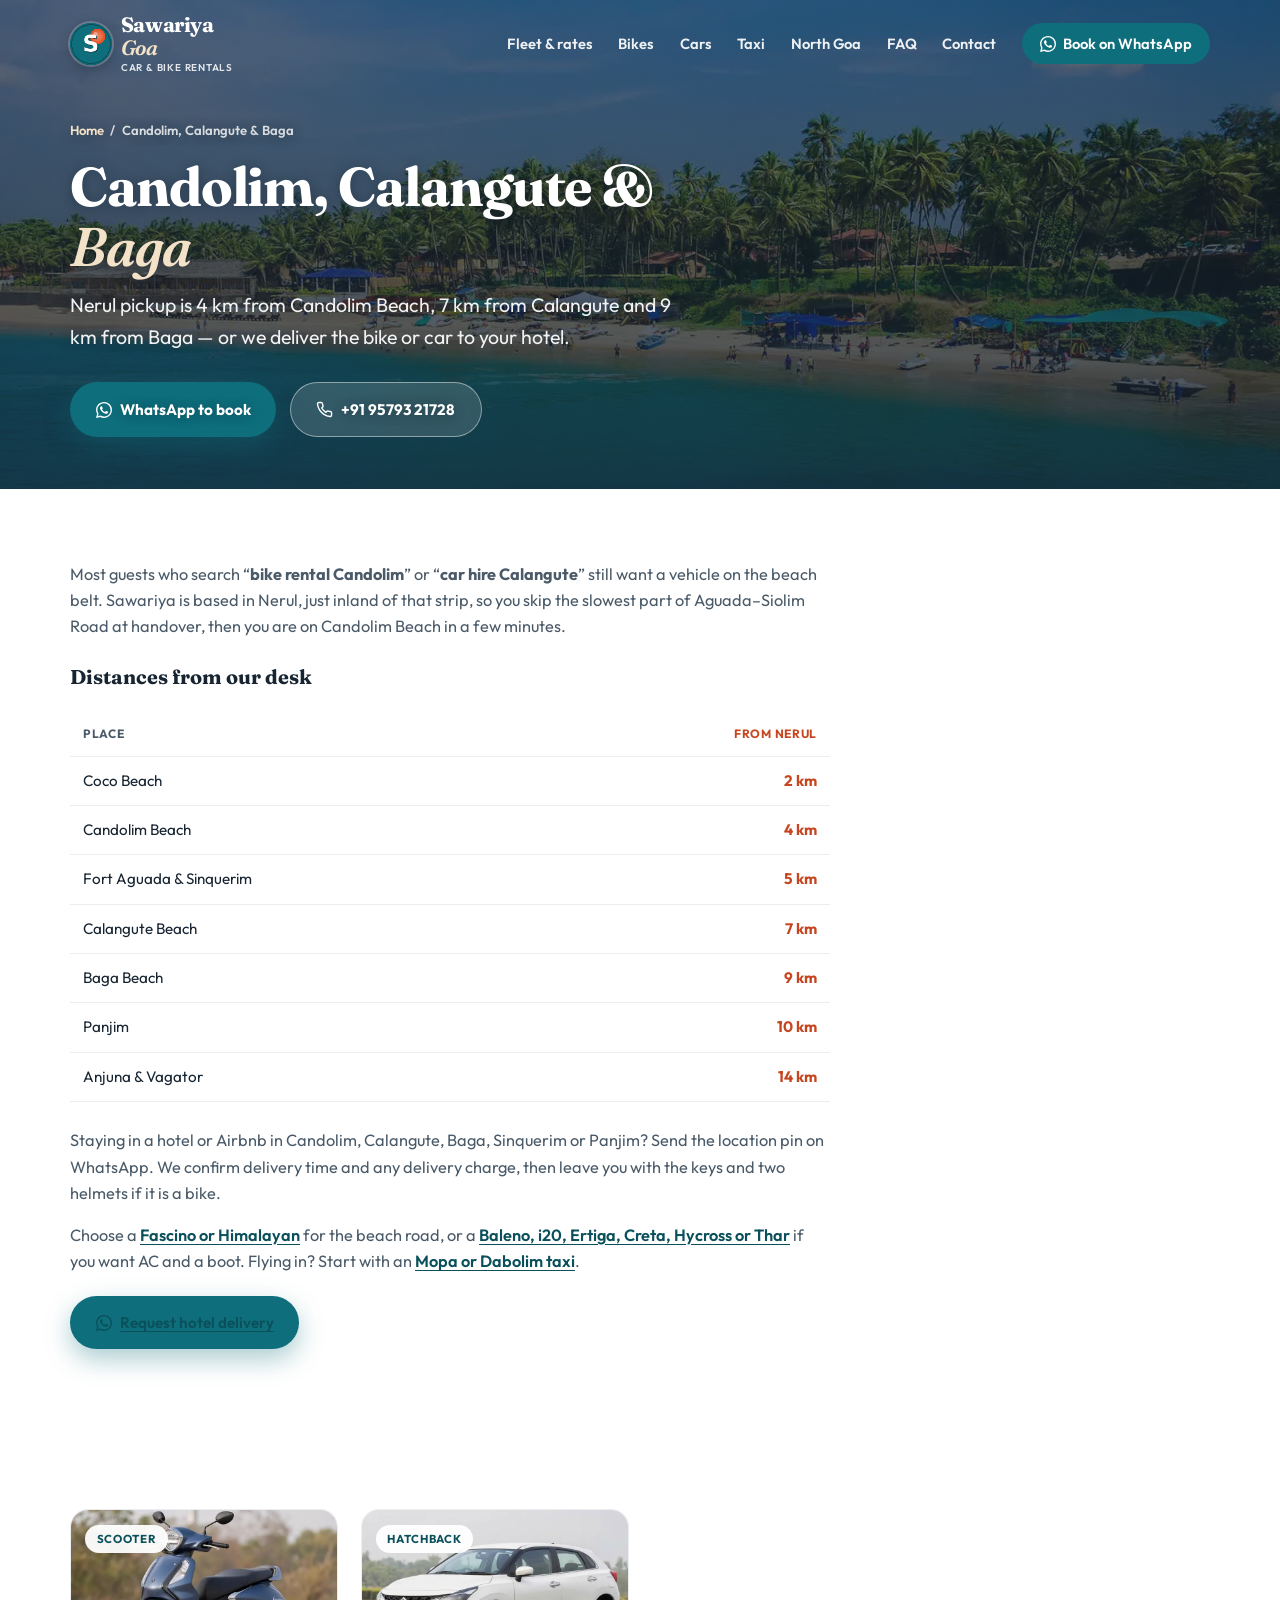
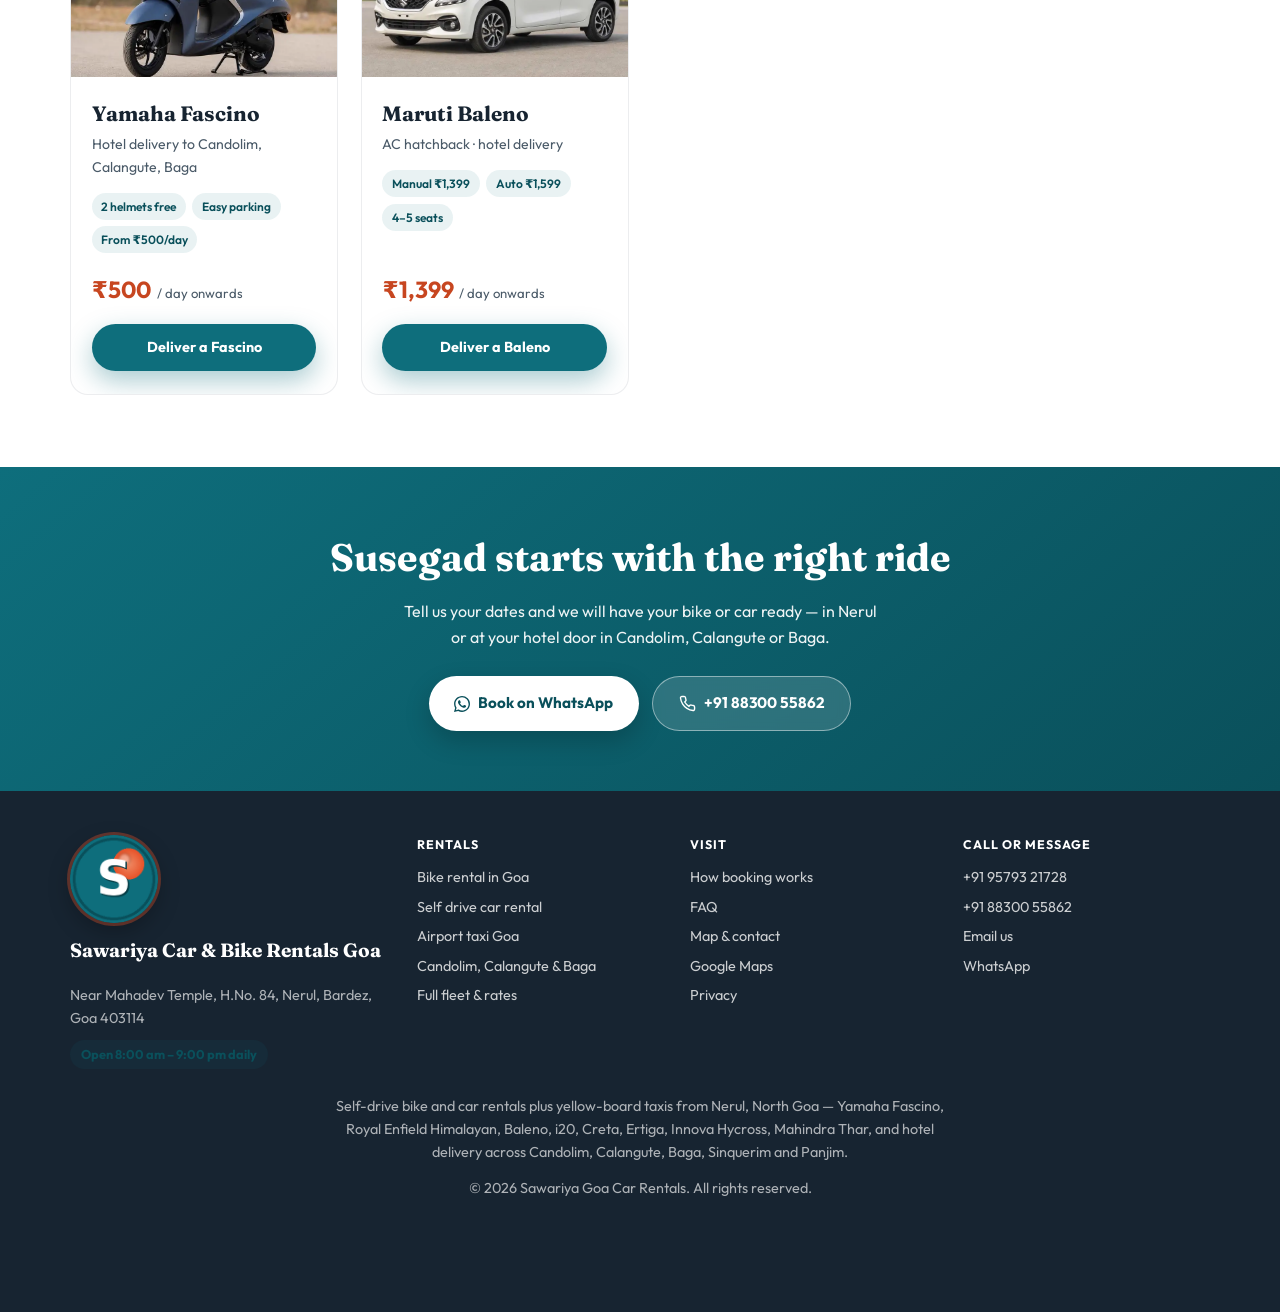
<file: candolim-calangute-baga.html>
<!DOCTYPE html>
<html lang="en-IN">
<head>
  <meta charset="UTF-8" />
  <meta name="viewport" content="width=device-width, initial-scale=1.0" />
  <title>Bike &amp; Car Rental near Candolim, Calangute &amp; Baga | Nerul</title>
  <meta name="description" content="Bike and car rental near Candolim, Calangute and Baga. Pickup in Nerul — 4 km from Candolim Beach — or hotel delivery across North Goa." />
  <meta name="author" content="Sawariya Car and Bike Rentals Goa" />
  <meta name="robots" content="index, follow" />
  <meta name="geo.region" content="IN-GA" />
  <meta name="geo.placename" content="Nerul, Bardez, Goa" />
  <meta name="geo.position" content="15.506216;73.800804" />
  <meta name="ICBM" content="15.506216, 73.800804" />
  <link rel="canonical" href="https://sawariyagoacarentals.com/candolim-calangute-baga.html" />
  <link rel="alternate" hreflang="en-IN" href="https://sawariyagoacarentals.com/candolim-calangute-baga.html" />
  <link rel="alternate" hreflang="x-default" href="https://sawariyagoacarentals.com/candolim-calangute-baga.html" />

  <link rel="icon" href="/favicon.ico?v=4" sizes="any" />
  <link rel="icon" type="image/svg+xml" href="/favicon.svg?v=4" />
  <link rel="icon" type="image/png" sizes="32x32" href="/favicon-32x32.png?v=4" />
  <link rel="icon" type="image/png" sizes="16x16" href="/favicon-16x16.png?v=4" />
  <link rel="apple-touch-icon" sizes="180x180" href="/apple-touch-icon.png?v=4" />
  <link rel="manifest" href="/site.webmanifest?v=4" />
  <meta name="theme-color" content="#0e6e7c" />
  <meta name="msapplication-TileColor" content="#0e6e7c" />

  <meta property="og:type" content="website" />
  <meta property="og:title" content="Rentals near Candolim, Calangute & Baga | Sawariya" />
  <meta property="og:description" content="Bike and car rental near Candolim, Calangute and Baga. Pickup in Nerul — 4 km from Candolim Beach — or hotel delivery across North Goa." />
  <meta property="og:image" content="https://sawariyagoacarentals.com/images/yamaha-fascino.jpg" />
  <meta property="og:image:alt" content="Scooter rental near Candolim, Calangute and Baga" />
  <meta property="og:image:width" content="800" />
  <meta property="og:image:height" content="534" />
  <meta property="og:url" content="https://sawariyagoacarentals.com/candolim-calangute-baga.html" />
  <meta property="og:locale" content="en_IN" />
  <meta property="og:site_name" content="Sawariya Car &amp; Bike Rentals Goa" />

  <meta name="twitter:card" content="summary_large_image" />
  <meta name="twitter:title" content="Rentals near Candolim, Calangute & Baga | Sawariya" />
  <meta name="twitter:description" content="Bike and car rental near Candolim, Calangute and Baga. Pickup in Nerul — 4 km from Candolim Beach — or hotel delivery across North Goa." />
  <meta name="twitter:image" content="https://sawariyagoacarentals.com/images/yamaha-fascino.jpg" />
  <meta name="twitter:image:alt" content="Scooter rental near Candolim, Calangute and Baga" />

  <link rel="preload" as="font" type="font/woff2" href="/fonts/outfit-400.woff2" crossorigin />
  <link rel="preload" as="font" type="font/woff2" href="/fonts/fraunces-700.woff2" crossorigin />
  <link rel="preload" as="image" type="image/webp" href="images/hero-goa.webp" imagesrcset="images/hero-goa-800.webp 800w, images/hero-goa.webp 1600w" imagesizes="100vw" fetchpriority="high" />
  <link rel="stylesheet" href="styles.css" />
  
  <script type="application/ld+json">
  {
    "@context": "https://schema.org",
    "@type": "Service",
    "name": "Vehicle delivery in Candolim, Calangute and Baga",
    "provider": {"@id": "https://sawariyagoacarentals.com/#business"},
    "areaServed": ["Candolim", "Calangute", "Baga", "Sinquerim", "Panjim"],
    "url": "https://sawariyagoacarentals.com/candolim-calangute-baga.html"
  }
  </script>

  <script type="application/ld+json">
  {
    "@context": "https://schema.org",
    "@type": "BreadcrumbList",
    "itemListElement": [
      {
        "@type": "ListItem",
        "position": 1,
        "name": "Home",
        "item": "https://sawariyagoacarentals.com/"
      },
      {
        "@type": "ListItem",
        "position": 2,
        "name": "Candolim, Calangute & Baga",
        "item": "https://sawariyagoacarentals.com/candolim-calangute-baga.html"
      }
    ]
  }
  </script>

</head>
<body>
  <a class="skip-link" href="#main">Skip to content</a>
  <header class="nav" id="nav">
    <div class="nav-inner">
      <a href="index.html" class="logo" aria-label="Sawariya Goa Rentals home">
        <img class="logo-mark" src="images/logo-mark-nav.png?v=4" width="42" height="42" alt="" decoding="async" />
        <span class="logo-text">Sawariya <em>Goa</em><small>Car &amp; bike rentals</small></span>
      </a>
      <button class="menu-btn" id="menuBtn" aria-label="Toggle menu" aria-expanded="false" type="button">
        <span></span><span></span><span></span>
      </button>
      <ul class="nav-links" id="navLinks">
        <li><a href="index.html#fleet">Fleet &amp; rates</a></li>
        <li><a href="bike-rental-goa.html">Bikes</a></li>
        <li><a href="self-drive-car-rental-goa.html">Cars</a></li>
        <li><a href="airport-taxi-goa.html">Taxi</a></li>
        <li><a href="candolim-calangute-baga.html" aria-current="page">North Goa</a></li>
        <li><a href="index.html#faq">FAQ</a></li>
        <li><a href="index.html#contact">Contact</a></li>
        <li><a class="nav-cta" data-cta="nav" href="https://wa.me/919579321728?text=Hi%20Sawariya!%20I%27d%20like%20to%20rent%20a%20vehicle%20in%20Goa." target="_blank" rel="noopener noreferrer">
          <svg width="16" height="16" viewBox="0 0 24 24" fill="currentColor" aria-hidden="true"><path d="M17.5 14.4c-.3-.15-1.76-.87-2.03-.97-.27-.1-.47-.15-.67.15-.2.3-.77.96-.94 1.16-.17.2-.35.22-.65.07-.3-.15-1.26-.46-2.4-1.48-.88-.79-1.48-1.76-1.65-2.06-.17-.3-.02-.46.13-.61.14-.13.3-.35.45-.52.15-.17.2-.3.3-.5.1-.2.05-.37-.02-.52-.08-.15-.67-1.62-.92-2.22-.24-.58-.49-.5-.67-.51h-.57c-.2 0-.52.07-.8.37-.27.3-1.04 1.02-1.04 2.5 0 1.47 1.07 2.9 1.22 3.1.15.2 2.1 3.2 5.1 4.49.71.3 1.27.49 1.7.63.72.23 1.37.2 1.88.12.58-.09 1.76-.72 2-1.42.25-.7.25-1.29.18-1.42-.08-.12-.28-.2-.58-.35zM12.05 21.8h-.01a9.87 9.87 0 0 1-5.03-1.38l-.36-.21-3.74.98 1-3.65-.24-.37a9.82 9.82 0 0 1-1.51-5.26c0-5.44 4.43-9.87 9.89-9.87a9.8 9.8 0 0 1 6.99 2.9 9.82 9.82 0 0 1 2.89 6.99c0 5.44-4.44 9.87-9.88 9.87zm8.4-18.28A11.8 11.8 0 0 0 12.04 0C5.46 0 .1 5.35.1 11.93c0 2.1.55 4.16 1.6 5.97L0 24l6.24-1.64a11.93 11.93 0 0 0 5.8 1.48h.01c6.58 0 11.94-5.35 11.94-11.93 0-3.19-1.24-6.19-3.54-8.39z"/></svg>
          Book on WhatsApp
        </a></li>
      </ul>
    </div>
  </header>

  <main id="main">
  <section class="page-hero">
    <div class="hero-bg">
      <picture>
        <source type="image/webp" srcset="images/hero-goa-800.webp 800w, images/hero-goa.webp 1600w" sizes="100vw" />
        <img src="images/hero-goa.jpg" srcset="images/hero-goa-800.jpg 800w, images/hero-goa.jpg 1600w" sizes="100vw" alt="Palm-lined beach coastline in North Goa at golden hour" width="1600" height="1200" fetchpriority="high" decoding="async" />
      </picture>
    </div>
    <div class="hero-content">
      <nav class="crumbs" aria-label="Breadcrumb"><a href="index.html">Home</a> <span aria-hidden="true">/</span> <span>Candolim, Calangute &amp; Baga</span></nav>
      <h1>Candolim, Calangute &amp; <em>Baga</em></h1>
      <p class="hero-lead">Nerul pickup is 4 km from Candolim Beach, 7 km from Calangute and 9 km from Baga — or we deliver the bike or car to your hotel.</p>
      <div class="hero-actions" style="margin-bottom:0">
        <a class="btn btn-wa" href="https://wa.me/919579321728?text=Hi%20Sawariya!%20I%27d%20like%20to%20book.%20My%20dates%3A%20" target="_blank" rel="noopener noreferrer"><svg width="16" height="16" viewBox="0 0 24 24" fill="currentColor" aria-hidden="true"><path d="M17.5 14.4c-.3-.15-1.76-.87-2.03-.97-.27-.1-.47-.15-.67.15-.2.3-.77.96-.94 1.16-.17.2-.35.22-.65.07-.3-.15-1.26-.46-2.4-1.48-.88-.79-1.48-1.76-1.65-2.06-.17-.3-.02-.46.13-.61.14-.13.3-.35.45-.52.15-.17.2-.3.3-.5.1-.2.05-.37-.02-.52-.08-.15-.67-1.62-.92-2.22-.24-.58-.49-.5-.67-.51h-.57c-.2 0-.52.07-.8.37-.27.3-1.04 1.02-1.04 2.5 0 1.47 1.07 2.9 1.22 3.1.15.2 2.1 3.2 5.1 4.49.71.3 1.27.49 1.7.63.72.23 1.37.2 1.88.12.58-.09 1.76-.72 2-1.42.25-.7.25-1.29.18-1.42-.08-.12-.28-.2-.58-.35zM12.05 21.8h-.01a9.87 9.87 0 0 1-5.03-1.38l-.36-.21-3.74.98 1-3.65-.24-.37a9.82 9.82 0 0 1-1.51-5.26c0-5.44 4.43-9.87 9.89-9.87a9.8 9.8 0 0 1 6.99 2.9 9.82 9.82 0 0 1 2.89 6.99c0 5.44-4.44 9.87-9.88 9.87zm8.4-18.28A11.8 11.8 0 0 0 12.04 0C5.46 0 .1 5.35.1 11.93c0 2.1.55 4.16 1.6 5.97L0 24l6.24-1.64a11.93 11.93 0 0 0 5.8 1.48h.01c6.58 0 11.94-5.35 11.94-11.93 0-3.19-1.24-6.19-3.54-8.39z"/></svg> WhatsApp to book</a>
        <a class="btn btn-ghost" href="tel:+919579321728"><svg width="17" height="17" viewBox="0 0 24 24" fill="none" stroke="currentColor" stroke-width="2" aria-hidden="true"><path d="M22 16.92v3a2 2 0 0 1-2.18 2 19.79 19.79 0 0 1-8.63-3.07 19.5 19.5 0 0 1-6-6 19.79 19.79 0 0 1-3.07-8.67A2 2 0 0 1 4.11 2h3a2 2 0 0 1 2 1.72c.127.96.361 1.903.7 2.81a2 2 0 0 1-.45 2.11L8.09 9.91a16 16 0 0 0 6 6l1.27-1.27a2 2 0 0 1 2.11-.45c.907.339 1.85.573 2.81.7A2 2 0 0 1 22 16.92z"/></svg> +91 95793 21728</a>
      </div>
    </div>
  </section>
  <section class="article">
    <div class="wrap">
      <div class="article-body reveal">
        <p>Most guests who search “<strong>bike rental Candolim</strong>” or “<strong>car hire Calangute</strong>” still want a vehicle on the beach belt. Sawariya is based in Nerul, just inland of that strip, so you skip the slowest part of Aguada–Siolim Road at handover, then you are on Candolim Beach in a few minutes.</p>
        <h3>Distances from our desk</h3>
        <table class="rate-table">
          <thead><tr><th>Place</th><th>From Nerul</th></tr></thead>
          <tbody>
            <tr><td>Coco Beach</td><td>2 km</td></tr>
            <tr><td>Candolim Beach</td><td>4 km</td></tr>
            <tr><td>Fort Aguada &amp; Sinquerim</td><td>5 km</td></tr>
            <tr><td>Calangute Beach</td><td>7 km</td></tr>
            <tr><td>Baga Beach</td><td>9 km</td></tr>
            <tr><td>Panjim</td><td>10 km</td></tr>
            <tr><td>Anjuna &amp; Vagator</td><td>14 km</td></tr>
          </tbody>
        </table>
        <p>Staying in a hotel or Airbnb in Candolim, Calangute, Baga, Sinquerim or Panjim? Send the location pin on WhatsApp. We confirm delivery time and any delivery charge, then leave you with the keys and two helmets if it is a bike.</p>
        <p>Choose a <a href="bike-rental-goa.html">Fascino or Himalayan</a> for the beach road, or a <a href="self-drive-car-rental-goa.html">Baleno, i20, Ertiga, Creta, Hycross or Thar</a> if you want AC and a boot. Flying in? Start with an <a href="airport-taxi-goa.html">Mopa or Dabolim taxi</a>.</p>
        <p><a class="btn btn-wa" href="https://wa.me/919579321728?text=Hi!%20Hotel%20delivery%20in%20North%20Goa%20please.%20Hotel%3A%20%20Dates%3A%20" target="_blank" rel="noopener noreferrer"><svg width="16" height="16" viewBox="0 0 24 24" fill="currentColor" aria-hidden="true"><path d="M17.5 14.4c-.3-.15-1.76-.87-2.03-.97-.27-.1-.47-.15-.67.15-.2.3-.77.96-.94 1.16-.17.2-.35.22-.65.07-.3-.15-1.26-.46-2.4-1.48-.88-.79-1.48-1.76-1.65-2.06-.17-.3-.02-.46.13-.61.14-.13.3-.35.45-.52.15-.17.2-.3.3-.5.1-.2.05-.37-.02-.52-.08-.15-.67-1.62-.92-2.22-.24-.58-.49-.5-.67-.51h-.57c-.2 0-.52.07-.8.37-.27.3-1.04 1.02-1.04 2.5 0 1.47 1.07 2.9 1.22 3.1.15.2 2.1 3.2 5.1 4.49.71.3 1.27.49 1.7.63.72.23 1.37.2 1.88.12.58-.09 1.76-.72 2-1.42.25-.7.25-1.29.18-1.42-.08-.12-.28-.2-.58-.35zM12.05 21.8h-.01a9.87 9.87 0 0 1-5.03-1.38l-.36-.21-3.74.98 1-3.65-.24-.37a9.82 9.82 0 0 1-1.51-5.26c0-5.44 4.43-9.87 9.89-9.87a9.8 9.8 0 0 1 6.99 2.9 9.82 9.82 0 0 1 2.89 6.99c0 5.44-4.44 9.87-9.88 9.87zm8.4-18.28A11.8 11.8 0 0 0 12.04 0C5.46 0 .1 5.35.1 11.93c0 2.1.55 4.16 1.6 5.97L0 24l6.24-1.64a11.93 11.93 0 0 0 5.8 1.48h.01c6.58 0 11.94-5.35 11.94-11.93 0-3.19-1.24-6.19-3.54-8.39z"/></svg> Request hotel delivery</a></p>
      </div>
    </div>
  </section>
  <section class="fleet" aria-label="Popular rentals for the beach belt">
    <div class="wrap">
      <div class="fleet-grid">
        <article class="vcard reveal" data-fleet="bike">
          <div class="vcard-img">
            <picture>
              <source type="image/webp" srcset="images/yamaha-fascino.webp" />
              <img src="images/yamaha-fascino.jpg" alt="Yamaha Fascino scooter for rent in North Goa" width="800" height="534" loading="lazy" decoding="async" />
            </picture>
            <span class="vcard-tag">Scooter</span>
          </div>
          <div class="vcard-body">
            <h3>Yamaha Fascino</h3>
            <p class="vcard-models">Hotel delivery to Candolim, Calangute, Baga</p>
            <ul class="vcard-feats"><li>2 helmets free</li><li>Easy parking</li><li>From ₹500/day</li></ul>
            <div class="vcard-price"><strong>₹500</strong><span>/ day onwards</span></div>
            <a class="btn btn-wa" data-cta="area-fascino" href="https://wa.me/919579321728?text=Hi!%20Hotel%20delivery%20%E2%80%94%20Fascino.%20Hotel%3A%20%20Dates%3A%20" target="_blank" rel="noopener noreferrer">Deliver a Fascino</a>
          </div>
        </article>
        <article class="vcard reveal" data-fleet="car">
          <div class="vcard-img">
            <picture>
              <source type="image/webp" srcset="images/maruti-baleno.webp" />
              <img src="images/maruti-baleno.jpg" alt="Maruti Baleno hatchback for rent in Goa" width="800" height="534" loading="lazy" decoding="async" />
            </picture>
            <span class="vcard-tag">Hatchback</span>
          </div>
          <div class="vcard-body">
            <h3>Maruti Baleno</h3>
            <p class="vcard-models">AC hatchback · hotel delivery</p>
            <ul class="vcard-feats"><li>Manual ₹1,399</li><li>Auto ₹1,599</li><li>4–5 seats</li></ul>
            <div class="vcard-price"><strong>₹1,399</strong><span>/ day onwards</span></div>
            <a class="btn btn-wa" data-cta="area-baleno" href="https://wa.me/919579321728?text=Hi!%20Hotel%20delivery%20%E2%80%94%20Baleno.%20Hotel%3A%20%20Dates%3A%20" target="_blank" rel="noopener noreferrer">Deliver a Baleno</a>
          </div>
        </article>
      </div>
    </div>
  </section>
  </main>
  <div class="cta-band">
    <h2>Susegad starts with the right ride</h2>
    <p>Tell us your dates and we will have your bike or car ready — in Nerul or at your hotel door in Candolim, Calangute or Baga.</p>
    <div class="hero-actions">
      <a class="btn btn-wa" href="https://wa.me/919579321728?text=Hi%20Sawariya!%20I%27d%20like%20to%20book%20a%20vehicle.%20My%20dates%3A%20" target="_blank" rel="noopener noreferrer"><svg width="16" height="16" viewBox="0 0 24 24" fill="currentColor" aria-hidden="true"><path d="M17.5 14.4c-.3-.15-1.76-.87-2.03-.97-.27-.1-.47-.15-.67.15-.2.3-.77.96-.94 1.16-.17.2-.35.22-.65.07-.3-.15-1.26-.46-2.4-1.48-.88-.79-1.48-1.76-1.65-2.06-.17-.3-.02-.46.13-.61.14-.13.3-.35.45-.52.15-.17.2-.3.3-.5.1-.2.05-.37-.02-.52-.08-.15-.67-1.62-.92-2.22-.24-.58-.49-.5-.67-.51h-.57c-.2 0-.52.07-.8.37-.27.3-1.04 1.02-1.04 2.5 0 1.47 1.07 2.9 1.22 3.1.15.2 2.1 3.2 5.1 4.49.71.3 1.27.49 1.7.63.72.23 1.37.2 1.88.12.58-.09 1.76-.72 2-1.42.25-.7.25-1.29.18-1.42-.08-.12-.28-.2-.58-.35zM12.05 21.8h-.01a9.87 9.87 0 0 1-5.03-1.38l-.36-.21-3.74.98 1-3.65-.24-.37a9.82 9.82 0 0 1-1.51-5.26c0-5.44 4.43-9.87 9.89-9.87a9.8 9.8 0 0 1 6.99 2.9 9.82 9.82 0 0 1 2.89 6.99c0 5.44-4.44 9.87-9.88 9.87zm8.4-18.28A11.8 11.8 0 0 0 12.04 0C5.46 0 .1 5.35.1 11.93c0 2.1.55 4.16 1.6 5.97L0 24l6.24-1.64a11.93 11.93 0 0 0 5.8 1.48h.01c6.58 0 11.94-5.35 11.94-11.93 0-3.19-1.24-6.19-3.54-8.39z"/></svg> Book on WhatsApp</a>
      <a class="btn btn-ghost" href="tel:+918830055862"><svg width="17" height="17" viewBox="0 0 24 24" fill="none" stroke="currentColor" stroke-width="2" aria-hidden="true"><path d="M22 16.92v3a2 2 0 0 1-2.18 2 19.79 19.79 0 0 1-8.63-3.07 19.5 19.5 0 0 1-6-6 19.79 19.79 0 0 1-3.07-8.67A2 2 0 0 1 4.11 2h3a2 2 0 0 1 2 1.72c.127.96.361 1.903.7 2.81a2 2 0 0 1-.45 2.11L8.09 9.91a16 16 0 0 0 6 6l1.27-1.27a2 2 0 0 1 2.11-.45c.907.339 1.85.573 2.81.7A2 2 0 0 1 22 16.92z"/></svg> +91 88300 55862</a>
    </div>
  </div>

  <footer>
    <div class="footer-grid">
      <div>
        <div class="footer-brand" style="align-items:flex-start;text-align:left">
          <img class="footer-logo" src="images/logo-mark-192.png?v=4" width="72" height="72" alt="Sawariya Goa logo" loading="lazy" decoding="async" />
          <strong>Sawariya Car &amp; Bike Rentals Goa</strong>
        </div>
        <p>Near Mahadev Temple, H.No. 84, Nerul, Bardez, Goa 403114</p>
        <p style="margin-top:0.6rem"><span class="hours-chip">Open 8:00 am – 9:00 pm daily</span></p>
      </div>
      <div>
        <h3>Rentals</h3>
        <ul>
          <li><a href="bike-rental-goa.html">Bike rental in Goa</a></li>
          <li><a href="self-drive-car-rental-goa.html">Self drive car rental</a></li>
          <li><a href="airport-taxi-goa.html">Airport taxi Goa</a></li>
          <li><a href="candolim-calangute-baga.html">Candolim, Calangute &amp; Baga</a></li>
          <li><a href="index.html#fleet">Full fleet &amp; rates</a></li>
        </ul>
      </div>
      <div>
        <h3>Visit</h3>
        <ul>
          <li><a href="index.html#how">How booking works</a></li>
          <li><a href="index.html#faq">FAQ</a></li>
          <li><a href="index.html#contact">Map &amp; contact</a></li>
          <li><a href="https://maps.google.com/maps?q=15.506216049194336%2C73.8008041381836&amp;z=17&amp;hl=en" target="_blank" rel="noopener noreferrer">Google Maps</a></li>
          <li><a href="privacy.html">Privacy</a></li>
        </ul>
      </div>
      <div>
        <h3>Call or message</h3>
        <ul>
          <li><a href="tel:+919579321728">+91 95793 21728</a></li>
          <li><a href="tel:+918830055862">+91 88300 55862</a></li>
          <li><a href="mailto:sawariya.goacarentals@gmail.com">Email us</a></li>
          <li><a href="https://wa.me/919579321728" target="_blank" rel="noopener noreferrer">WhatsApp</a></li>
        </ul>
      </div>
    </div>
    <p class="footer-note">Self-drive bike and car rentals plus yellow-board taxis from Nerul, North Goa — Yamaha Fascino, Royal Enfield Himalayan, Baleno, i20, Creta, Ertiga, Innova Hycross, Mahindra Thar, and hotel delivery across Candolim, Calangute, Baga, Sinquerim and Panjim.</p>
    <p>&copy; <span id="year"></span> Sawariya Goa Car Rentals. All rights reserved.</p>
  </footer>

  <nav class="action-bar" aria-label="Quick contact">
    <a class="ab-call" href="tel:+919579321728"><svg width="17" height="17" viewBox="0 0 24 24" fill="none" stroke="currentColor" stroke-width="2" aria-hidden="true"><path d="M22 16.92v3a2 2 0 0 1-2.18 2 19.79 19.79 0 0 1-8.63-3.07 19.5 19.5 0 0 1-6-6 19.79 19.79 0 0 1-3.07-8.67A2 2 0 0 1 4.11 2h3a2 2 0 0 1 2 1.72c.127.96.361 1.903.7 2.81a2 2 0 0 1-.45 2.11L8.09 9.91a16 16 0 0 0 6 6l1.27-1.27a2 2 0 0 1 2.11-.45c.907.339 1.85.573 2.81.7A2 2 0 0 1 22 16.92z"/></svg> Call</a>
    <a class="ab-wa" data-cta="sticky-bar" href="https://wa.me/919579321728?text=Hi%20Sawariya!%20I%27d%20like%20to%20rent%20a%20vehicle." target="_blank" rel="noopener noreferrer"><svg width="16" height="16" viewBox="0 0 24 24" fill="currentColor" aria-hidden="true"><path d="M17.5 14.4c-.3-.15-1.76-.87-2.03-.97-.27-.1-.47-.15-.67.15-.2.3-.77.96-.94 1.16-.17.2-.35.22-.65.07-.3-.15-1.26-.46-2.4-1.48-.88-.79-1.48-1.76-1.65-2.06-.17-.3-.02-.46.13-.61.14-.13.3-.35.45-.52.15-.17.2-.3.3-.5.1-.2.05-.37-.02-.52-.08-.15-.67-1.62-.92-2.22-.24-.58-.49-.5-.67-.51h-.57c-.2 0-.52.07-.8.37-.27.3-1.04 1.02-1.04 2.5 0 1.47 1.07 2.9 1.22 3.1.15.2 2.1 3.2 5.1 4.49.71.3 1.27.49 1.7.63.72.23 1.37.2 1.88.12.58-.09 1.76-.72 2-1.42.25-.7.25-1.29.18-1.42-.08-.12-.28-.2-.58-.35zM12.05 21.8h-.01a9.87 9.87 0 0 1-5.03-1.38l-.36-.21-3.74.98 1-3.65-.24-.37a9.82 9.82 0 0 1-1.51-5.26c0-5.44 4.43-9.87 9.89-9.87a9.8 9.8 0 0 1 6.99 2.9 9.82 9.82 0 0 1 2.89 6.99c0 5.44-4.44 9.87-9.88 9.87zm8.4-18.28A11.8 11.8 0 0 0 12.04 0C5.46 0 .1 5.35.1 11.93c0 2.1.55 4.16 1.6 5.97L0 24l6.24-1.64a11.93 11.93 0 0 0 5.8 1.48h.01c6.58 0 11.94-5.35 11.94-11.93 0-3.19-1.24-6.19-3.54-8.39z"/></svg> WhatsApp</a>
  </nav>
  <script src="site.js" defer></script>
</body>
</html>
</file>
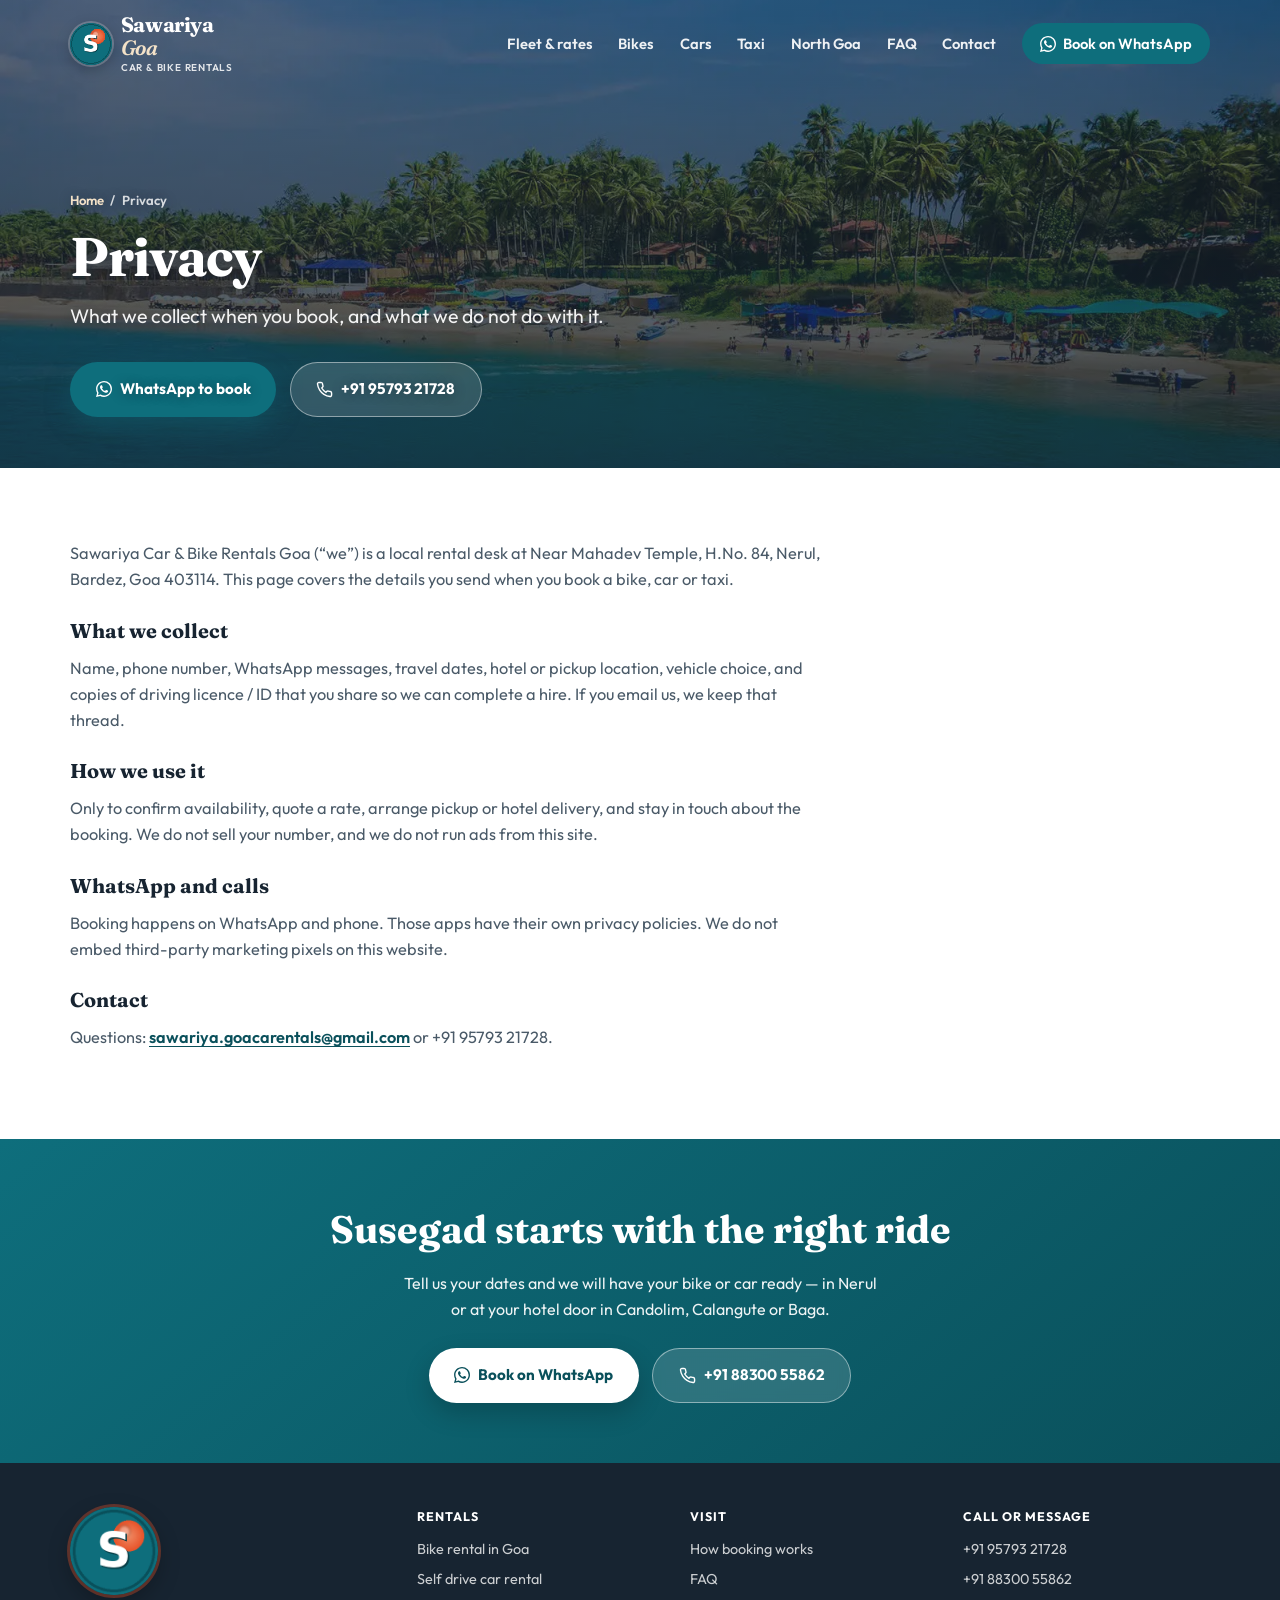
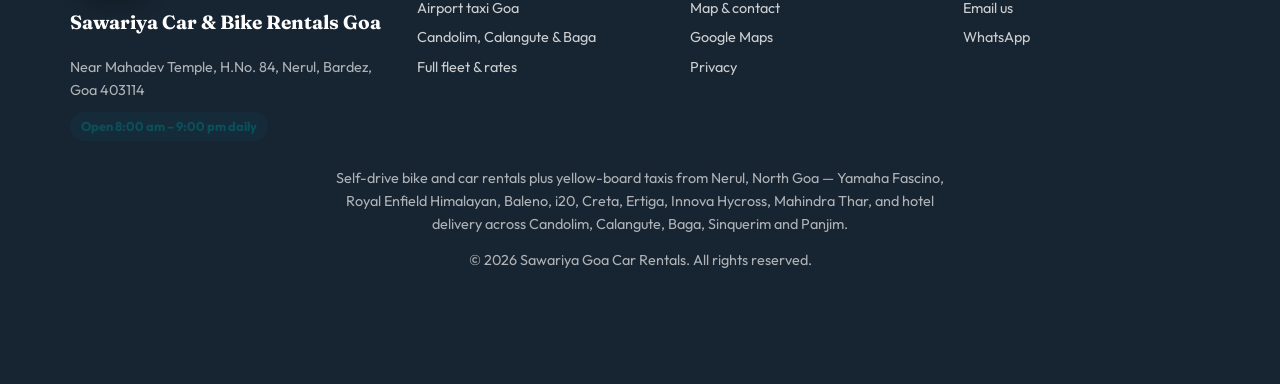
<file: privacy.html>
<!DOCTYPE html>
<html lang="en-IN">
<head>
  <meta charset="UTF-8" />
  <meta name="viewport" content="width=device-width, initial-scale=1.0" />
  <title>Privacy | Sawariya Car &amp; Bike Rentals Goa</title>
  <meta name="description" content="How Sawariya Car & Bike Rentals Goa uses the contact details you share when you book a bike, car or taxi on WhatsApp or by phone." />
  <meta name="author" content="Sawariya Car and Bike Rentals Goa" />
  <meta name="robots" content="index, follow" />
  <meta name="geo.region" content="IN-GA" />
  <meta name="geo.placename" content="Nerul, Bardez, Goa" />
  <meta name="geo.position" content="15.506216;73.800804" />
  <meta name="ICBM" content="15.506216, 73.800804" />
  <link rel="canonical" href="https://sawariyagoacarentals.com/privacy.html" />
  <link rel="alternate" hreflang="en-IN" href="https://sawariyagoacarentals.com/privacy.html" />
  <link rel="alternate" hreflang="x-default" href="https://sawariyagoacarentals.com/privacy.html" />

  <link rel="icon" href="/favicon.ico?v=4" sizes="any" />
  <link rel="icon" type="image/svg+xml" href="/favicon.svg?v=4" />
  <link rel="icon" type="image/png" sizes="32x32" href="/favicon-32x32.png?v=4" />
  <link rel="icon" type="image/png" sizes="16x16" href="/favicon-16x16.png?v=4" />
  <link rel="apple-touch-icon" sizes="180x180" href="/apple-touch-icon.png?v=4" />
  <link rel="manifest" href="/site.webmanifest?v=4" />
  <meta name="theme-color" content="#0e6e7c" />
  <meta name="msapplication-TileColor" content="#0e6e7c" />

  <meta property="og:type" content="website" />
  <meta property="og:title" content="Privacy | Sawariya Goa Rentals" />
  <meta property="og:description" content="How Sawariya Car & Bike Rentals Goa uses the contact details you share when you book a bike, car or taxi on WhatsApp or by phone." />
  <meta property="og:image" content="https://sawariyagoacarentals.com/images/hero-goa.jpg" />
  <meta property="og:image:alt" content="North Goa coastline near Candolim and Nerul at golden hour" />
  <meta property="og:image:width" content="1600" />
  <meta property="og:image:height" content="1200" />
  <meta property="og:url" content="https://sawariyagoacarentals.com/privacy.html" />
  <meta property="og:locale" content="en_IN" />
  <meta property="og:site_name" content="Sawariya Car &amp; Bike Rentals Goa" />

  <meta name="twitter:card" content="summary_large_image" />
  <meta name="twitter:title" content="Privacy | Sawariya Goa Rentals" />
  <meta name="twitter:description" content="How Sawariya Car & Bike Rentals Goa uses the contact details you share when you book a bike, car or taxi on WhatsApp or by phone." />
  <meta name="twitter:image" content="https://sawariyagoacarentals.com/images/hero-goa.jpg" />
  <meta name="twitter:image:alt" content="North Goa coastline near Candolim and Nerul at golden hour" />

  <link rel="preload" as="font" type="font/woff2" href="/fonts/outfit-400.woff2" crossorigin />
  <link rel="preload" as="font" type="font/woff2" href="/fonts/fraunces-700.woff2" crossorigin />
  <link rel="stylesheet" href="styles.css" />
  
  <script type="application/ld+json">
  {
    "@context": "https://schema.org",
    "@type": "BreadcrumbList",
    "itemListElement": [
      {
        "@type": "ListItem",
        "position": 1,
        "name": "Home",
        "item": "https://sawariyagoacarentals.com/"
      },
      {
        "@type": "ListItem",
        "position": 2,
        "name": "Privacy",
        "item": "https://sawariyagoacarentals.com/privacy.html"
      }
    ]
  }
  </script>

</head>
<body>
  <a class="skip-link" href="#main">Skip to content</a>
  <header class="nav" id="nav">
    <div class="nav-inner">
      <a href="index.html" class="logo" aria-label="Sawariya Goa Rentals home">
        <img class="logo-mark" src="images/logo-mark-nav.png?v=4" width="42" height="42" alt="" decoding="async" />
        <span class="logo-text">Sawariya <em>Goa</em><small>Car &amp; bike rentals</small></span>
      </a>
      <button class="menu-btn" id="menuBtn" aria-label="Toggle menu" aria-expanded="false" type="button">
        <span></span><span></span><span></span>
      </button>
      <ul class="nav-links" id="navLinks">
        <li><a href="index.html#fleet">Fleet &amp; rates</a></li>
        <li><a href="bike-rental-goa.html">Bikes</a></li>
        <li><a href="self-drive-car-rental-goa.html">Cars</a></li>
        <li><a href="airport-taxi-goa.html">Taxi</a></li>
        <li><a href="candolim-calangute-baga.html">North Goa</a></li>
        <li><a href="index.html#faq">FAQ</a></li>
        <li><a href="index.html#contact">Contact</a></li>
        <li><a class="nav-cta" data-cta="nav" href="https://wa.me/919579321728?text=Hi%20Sawariya!%20I%27d%20like%20to%20rent%20a%20vehicle%20in%20Goa." target="_blank" rel="noopener noreferrer">
          <svg width="16" height="16" viewBox="0 0 24 24" fill="currentColor" aria-hidden="true"><path d="M17.5 14.4c-.3-.15-1.76-.87-2.03-.97-.27-.1-.47-.15-.67.15-.2.3-.77.96-.94 1.16-.17.2-.35.22-.65.07-.3-.15-1.26-.46-2.4-1.48-.88-.79-1.48-1.76-1.65-2.06-.17-.3-.02-.46.13-.61.14-.13.3-.35.45-.52.15-.17.2-.3.3-.5.1-.2.05-.37-.02-.52-.08-.15-.67-1.62-.92-2.22-.24-.58-.49-.5-.67-.51h-.57c-.2 0-.52.07-.8.37-.27.3-1.04 1.02-1.04 2.5 0 1.47 1.07 2.9 1.22 3.1.15.2 2.1 3.2 5.1 4.49.71.3 1.27.49 1.7.63.72.23 1.37.2 1.88.12.58-.09 1.76-.72 2-1.42.25-.7.25-1.29.18-1.42-.08-.12-.28-.2-.58-.35zM12.05 21.8h-.01a9.87 9.87 0 0 1-5.03-1.38l-.36-.21-3.74.98 1-3.65-.24-.37a9.82 9.82 0 0 1-1.51-5.26c0-5.44 4.43-9.87 9.89-9.87a9.8 9.8 0 0 1 6.99 2.9 9.82 9.82 0 0 1 2.89 6.99c0 5.44-4.44 9.87-9.88 9.87zm8.4-18.28A11.8 11.8 0 0 0 12.04 0C5.46 0 .1 5.35.1 11.93c0 2.1.55 4.16 1.6 5.97L0 24l6.24-1.64a11.93 11.93 0 0 0 5.8 1.48h.01c6.58 0 11.94-5.35 11.94-11.93 0-3.19-1.24-6.19-3.54-8.39z"/></svg>
          Book on WhatsApp
        </a></li>
      </ul>
    </div>
  </header>

  <main id="main">
    <section class="page-hero">
    <div class="hero-bg">
      <picture>
        <source type="image/webp" srcset="images/hero-goa-800.webp 800w, images/hero-goa.webp 1600w" sizes="100vw" />
        <img src="images/hero-goa.jpg" srcset="images/hero-goa-800.jpg 800w, images/hero-goa.jpg 1600w" sizes="100vw" alt="Palm-lined beach coastline in North Goa at golden hour" width="1600" height="1200" fetchpriority="high" decoding="async" />
      </picture>
    </div>
    <div class="hero-content">
      <nav class="crumbs" aria-label="Breadcrumb"><a href="index.html">Home</a> <span aria-hidden="true">/</span> <span>Privacy</span></nav>
      <h1>Privacy</h1>
      <p class="hero-lead">What we collect when you book, and what we do not do with it.</p>
      <div class="hero-actions" style="margin-bottom:0">
        <a class="btn btn-wa" href="https://wa.me/919579321728?text=Hi%20Sawariya!%20I%27d%20like%20to%20book.%20My%20dates%3A%20" target="_blank" rel="noopener noreferrer"><svg width="16" height="16" viewBox="0 0 24 24" fill="currentColor" aria-hidden="true"><path d="M17.5 14.4c-.3-.15-1.76-.87-2.03-.97-.27-.1-.47-.15-.67.15-.2.3-.77.96-.94 1.16-.17.2-.35.22-.65.07-.3-.15-1.26-.46-2.4-1.48-.88-.79-1.48-1.76-1.65-2.06-.17-.3-.02-.46.13-.61.14-.13.3-.35.45-.52.15-.17.2-.3.3-.5.1-.2.05-.37-.02-.52-.08-.15-.67-1.62-.92-2.22-.24-.58-.49-.5-.67-.51h-.57c-.2 0-.52.07-.8.37-.27.3-1.04 1.02-1.04 2.5 0 1.47 1.07 2.9 1.22 3.1.15.2 2.1 3.2 5.1 4.49.71.3 1.27.49 1.7.63.72.23 1.37.2 1.88.12.58-.09 1.76-.72 2-1.42.25-.7.25-1.29.18-1.42-.08-.12-.28-.2-.58-.35zM12.05 21.8h-.01a9.87 9.87 0 0 1-5.03-1.38l-.36-.21-3.74.98 1-3.65-.24-.37a9.82 9.82 0 0 1-1.51-5.26c0-5.44 4.43-9.87 9.89-9.87a9.8 9.8 0 0 1 6.99 2.9 9.82 9.82 0 0 1 2.89 6.99c0 5.44-4.44 9.87-9.88 9.87zm8.4-18.28A11.8 11.8 0 0 0 12.04 0C5.46 0 .1 5.35.1 11.93c0 2.1.55 4.16 1.6 5.97L0 24l6.24-1.64a11.93 11.93 0 0 0 5.8 1.48h.01c6.58 0 11.94-5.35 11.94-11.93 0-3.19-1.24-6.19-3.54-8.39z"/></svg> WhatsApp to book</a>
        <a class="btn btn-ghost" href="tel:+919579321728"><svg width="17" height="17" viewBox="0 0 24 24" fill="none" stroke="currentColor" stroke-width="2" aria-hidden="true"><path d="M22 16.92v3a2 2 0 0 1-2.18 2 19.79 19.79 0 0 1-8.63-3.07 19.5 19.5 0 0 1-6-6 19.79 19.79 0 0 1-3.07-8.67A2 2 0 0 1 4.11 2h3a2 2 0 0 1 2 1.72c.127.96.361 1.903.7 2.81a2 2 0 0 1-.45 2.11L8.09 9.91a16 16 0 0 0 6 6l1.27-1.27a2 2 0 0 1 2.11-.45c.907.339 1.85.573 2.81.7A2 2 0 0 1 22 16.92z"/></svg> +91 95793 21728</a>
      </div>
    </div>
  </section>

  <section class="article">
    <div class="wrap">
      <div class="article-body reveal">
        <p>Sawariya Car &amp; Bike Rentals Goa (“we”) is a local rental desk at Near Mahadev Temple, H.No. 84, Nerul, Bardez, Goa 403114. This page covers the details you send when you book a bike, car or taxi.</p>
        <h3>What we collect</h3>
        <p>Name, phone number, WhatsApp messages, travel dates, hotel or pickup location, vehicle choice, and copies of driving licence / ID that you share so we can complete a hire. If you email us, we keep that thread.</p>
        <h3>How we use it</h3>
        <p>Only to confirm availability, quote a rate, arrange pickup or hotel delivery, and stay in touch about the booking. We do not sell your number, and we do not run ads from this site.</p>
        <h3>WhatsApp and calls</h3>
        <p>Booking happens on WhatsApp and phone. Those apps have their own privacy policies. We do not embed third-party marketing pixels on this website.</p>
        <h3>Contact</h3>
        <p>Questions: <a href="mailto:sawariya.goacarentals@gmail.com">sawariya.goacarentals@gmail.com</a> or +91 95793 21728.</p>
      </div>
    </div>
  </section>
  </main>
  <div class="cta-band">
    <h2>Susegad starts with the right ride</h2>
    <p>Tell us your dates and we will have your bike or car ready — in Nerul or at your hotel door in Candolim, Calangute or Baga.</p>
    <div class="hero-actions">
      <a class="btn btn-wa" href="https://wa.me/919579321728?text=Hi%20Sawariya!%20I%27d%20like%20to%20book%20a%20vehicle.%20My%20dates%3A%20" target="_blank" rel="noopener noreferrer"><svg width="16" height="16" viewBox="0 0 24 24" fill="currentColor" aria-hidden="true"><path d="M17.5 14.4c-.3-.15-1.76-.87-2.03-.97-.27-.1-.47-.15-.67.15-.2.3-.77.96-.94 1.16-.17.2-.35.22-.65.07-.3-.15-1.26-.46-2.4-1.48-.88-.79-1.48-1.76-1.65-2.06-.17-.3-.02-.46.13-.61.14-.13.3-.35.45-.52.15-.17.2-.3.3-.5.1-.2.05-.37-.02-.52-.08-.15-.67-1.62-.92-2.22-.24-.58-.49-.5-.67-.51h-.57c-.2 0-.52.07-.8.37-.27.3-1.04 1.02-1.04 2.5 0 1.47 1.07 2.9 1.22 3.1.15.2 2.1 3.2 5.1 4.49.71.3 1.27.49 1.7.63.72.23 1.37.2 1.88.12.58-.09 1.76-.72 2-1.42.25-.7.25-1.29.18-1.42-.08-.12-.28-.2-.58-.35zM12.05 21.8h-.01a9.87 9.87 0 0 1-5.03-1.38l-.36-.21-3.74.98 1-3.65-.24-.37a9.82 9.82 0 0 1-1.51-5.26c0-5.44 4.43-9.87 9.89-9.87a9.8 9.8 0 0 1 6.99 2.9 9.82 9.82 0 0 1 2.89 6.99c0 5.44-4.44 9.87-9.88 9.87zm8.4-18.28A11.8 11.8 0 0 0 12.04 0C5.46 0 .1 5.35.1 11.93c0 2.1.55 4.16 1.6 5.97L0 24l6.24-1.64a11.93 11.93 0 0 0 5.8 1.48h.01c6.58 0 11.94-5.35 11.94-11.93 0-3.19-1.24-6.19-3.54-8.39z"/></svg> Book on WhatsApp</a>
      <a class="btn btn-ghost" href="tel:+918830055862"><svg width="17" height="17" viewBox="0 0 24 24" fill="none" stroke="currentColor" stroke-width="2" aria-hidden="true"><path d="M22 16.92v3a2 2 0 0 1-2.18 2 19.79 19.79 0 0 1-8.63-3.07 19.5 19.5 0 0 1-6-6 19.79 19.79 0 0 1-3.07-8.67A2 2 0 0 1 4.11 2h3a2 2 0 0 1 2 1.72c.127.96.361 1.903.7 2.81a2 2 0 0 1-.45 2.11L8.09 9.91a16 16 0 0 0 6 6l1.27-1.27a2 2 0 0 1 2.11-.45c.907.339 1.85.573 2.81.7A2 2 0 0 1 22 16.92z"/></svg> +91 88300 55862</a>
    </div>
  </div>

  <footer>
    <div class="footer-grid">
      <div>
        <div class="footer-brand" style="align-items:flex-start;text-align:left">
          <img class="footer-logo" src="images/logo-mark-192.png?v=4" width="72" height="72" alt="Sawariya Goa logo" loading="lazy" decoding="async" />
          <strong>Sawariya Car &amp; Bike Rentals Goa</strong>
        </div>
        <p>Near Mahadev Temple, H.No. 84, Nerul, Bardez, Goa 403114</p>
        <p style="margin-top:0.6rem"><span class="hours-chip">Open 8:00 am – 9:00 pm daily</span></p>
      </div>
      <div>
        <h3>Rentals</h3>
        <ul>
          <li><a href="bike-rental-goa.html">Bike rental in Goa</a></li>
          <li><a href="self-drive-car-rental-goa.html">Self drive car rental</a></li>
          <li><a href="airport-taxi-goa.html">Airport taxi Goa</a></li>
          <li><a href="candolim-calangute-baga.html">Candolim, Calangute &amp; Baga</a></li>
          <li><a href="index.html#fleet">Full fleet &amp; rates</a></li>
        </ul>
      </div>
      <div>
        <h3>Visit</h3>
        <ul>
          <li><a href="index.html#how">How booking works</a></li>
          <li><a href="index.html#faq">FAQ</a></li>
          <li><a href="index.html#contact">Map &amp; contact</a></li>
          <li><a href="https://maps.google.com/maps?q=15.506216049194336%2C73.8008041381836&amp;z=17&amp;hl=en" target="_blank" rel="noopener noreferrer">Google Maps</a></li>
          <li><a href="privacy.html">Privacy</a></li>
        </ul>
      </div>
      <div>
        <h3>Call or message</h3>
        <ul>
          <li><a href="tel:+919579321728">+91 95793 21728</a></li>
          <li><a href="tel:+918830055862">+91 88300 55862</a></li>
          <li><a href="mailto:sawariya.goacarentals@gmail.com">Email us</a></li>
          <li><a href="https://wa.me/919579321728" target="_blank" rel="noopener noreferrer">WhatsApp</a></li>
        </ul>
      </div>
    </div>
    <p class="footer-note">Self-drive bike and car rentals plus yellow-board taxis from Nerul, North Goa — Yamaha Fascino, Royal Enfield Himalayan, Baleno, i20, Creta, Ertiga, Innova Hycross, Mahindra Thar, and hotel delivery across Candolim, Calangute, Baga, Sinquerim and Panjim.</p>
    <p>&copy; <span id="year"></span> Sawariya Goa Car Rentals. All rights reserved.</p>
  </footer>

  <nav class="action-bar" aria-label="Quick contact">
    <a class="ab-call" href="tel:+919579321728"><svg width="17" height="17" viewBox="0 0 24 24" fill="none" stroke="currentColor" stroke-width="2" aria-hidden="true"><path d="M22 16.92v3a2 2 0 0 1-2.18 2 19.79 19.79 0 0 1-8.63-3.07 19.5 19.5 0 0 1-6-6 19.79 19.79 0 0 1-3.07-8.67A2 2 0 0 1 4.11 2h3a2 2 0 0 1 2 1.72c.127.96.361 1.903.7 2.81a2 2 0 0 1-.45 2.11L8.09 9.91a16 16 0 0 0 6 6l1.27-1.27a2 2 0 0 1 2.11-.45c.907.339 1.85.573 2.81.7A2 2 0 0 1 22 16.92z"/></svg> Call</a>
    <a class="ab-wa" data-cta="sticky-bar" href="https://wa.me/919579321728?text=Hi%20Sawariya!%20I%27d%20like%20to%20rent%20a%20vehicle." target="_blank" rel="noopener noreferrer"><svg width="16" height="16" viewBox="0 0 24 24" fill="currentColor" aria-hidden="true"><path d="M17.5 14.4c-.3-.15-1.76-.87-2.03-.97-.27-.1-.47-.15-.67.15-.2.3-.77.96-.94 1.16-.17.2-.35.22-.65.07-.3-.15-1.26-.46-2.4-1.48-.88-.79-1.48-1.76-1.65-2.06-.17-.3-.02-.46.13-.61.14-.13.3-.35.45-.52.15-.17.2-.3.3-.5.1-.2.05-.37-.02-.52-.08-.15-.67-1.62-.92-2.22-.24-.58-.49-.5-.67-.51h-.57c-.2 0-.52.07-.8.37-.27.3-1.04 1.02-1.04 2.5 0 1.47 1.07 2.9 1.22 3.1.15.2 2.1 3.2 5.1 4.49.71.3 1.27.49 1.7.63.72.23 1.37.2 1.88.12.58-.09 1.76-.72 2-1.42.25-.7.25-1.29.18-1.42-.08-.12-.28-.2-.58-.35zM12.05 21.8h-.01a9.87 9.87 0 0 1-5.03-1.38l-.36-.21-3.74.98 1-3.65-.24-.37a9.82 9.82 0 0 1-1.51-5.26c0-5.44 4.43-9.87 9.89-9.87a9.8 9.8 0 0 1 6.99 2.9 9.82 9.82 0 0 1 2.89 6.99c0 5.44-4.44 9.87-9.88 9.87zm8.4-18.28A11.8 11.8 0 0 0 12.04 0C5.46 0 .1 5.35.1 11.93c0 2.1.55 4.16 1.6 5.97L0 24l6.24-1.64a11.93 11.93 0 0 0 5.8 1.48h.01c6.58 0 11.94-5.35 11.94-11.93 0-3.19-1.24-6.19-3.54-8.39z"/></svg> WhatsApp</a>
  </nav>
  <script src="site.js" defer></script>
</body>
</html>
</file>
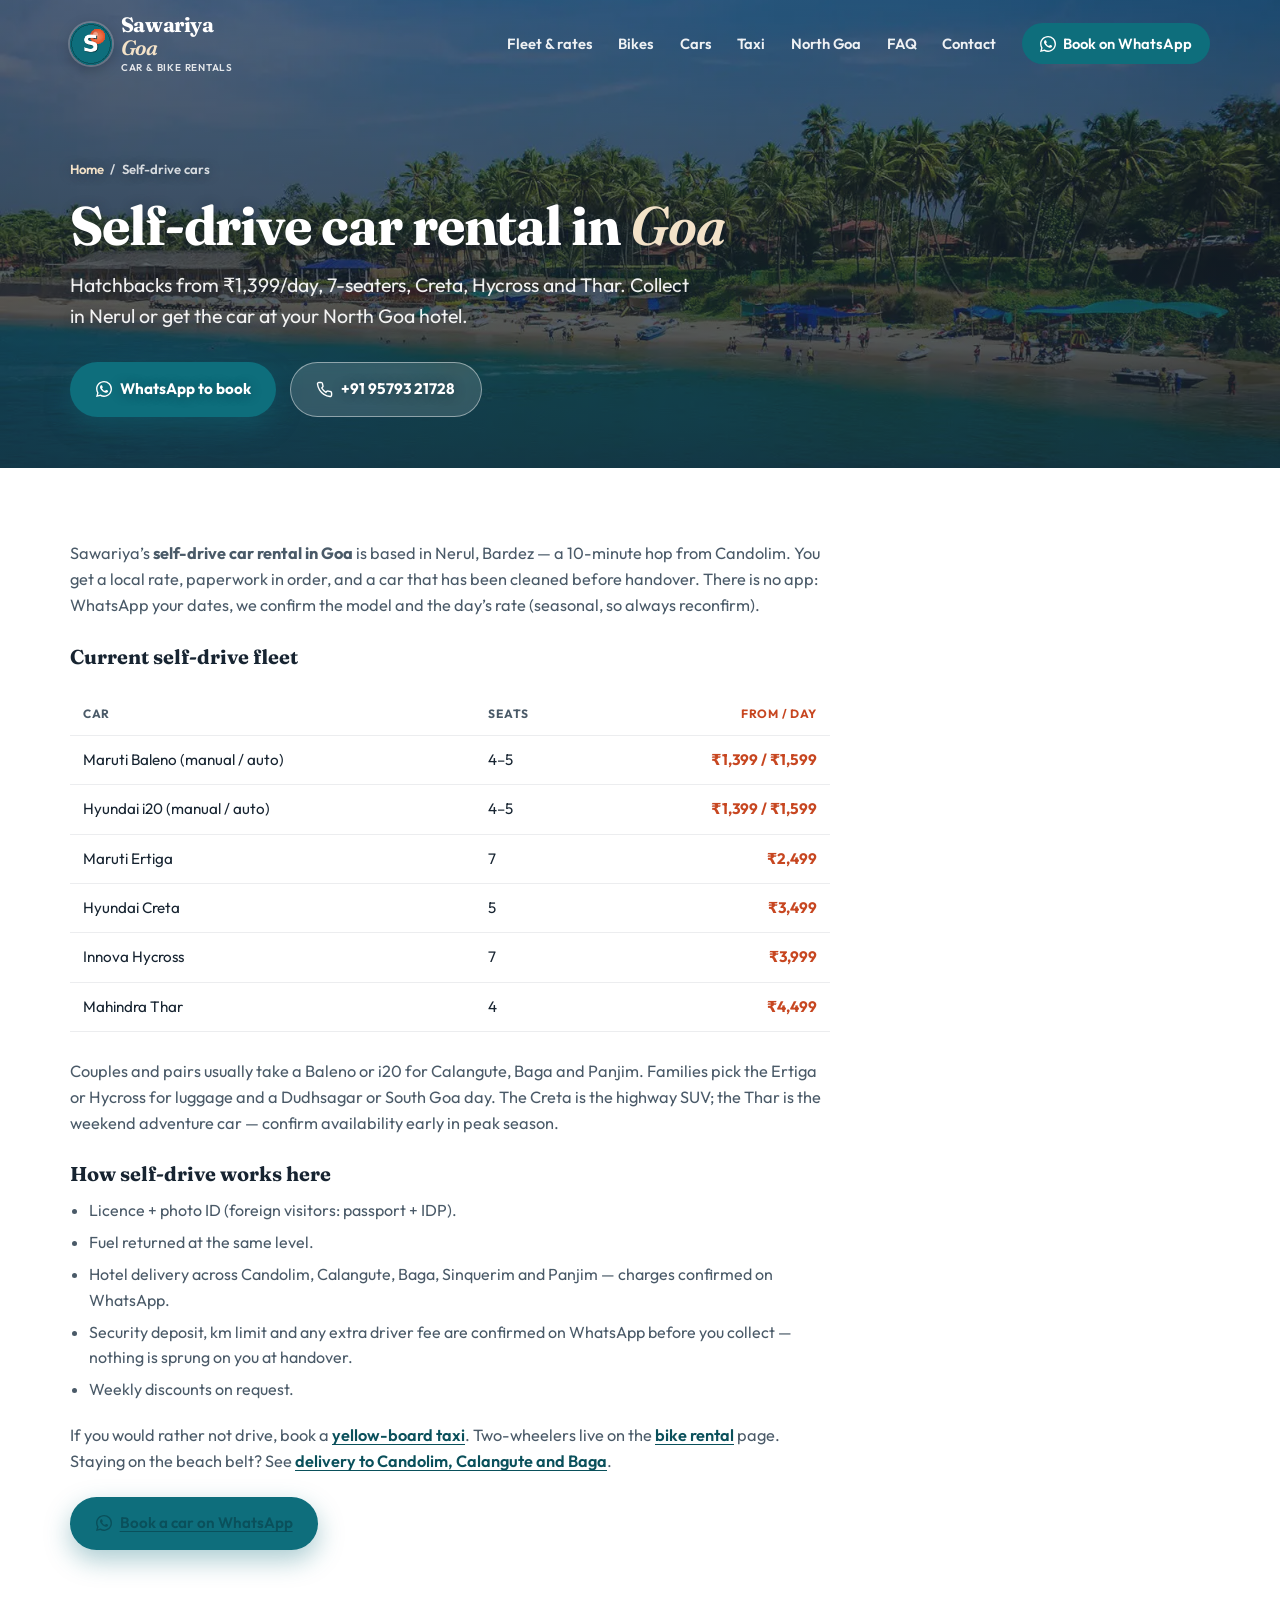
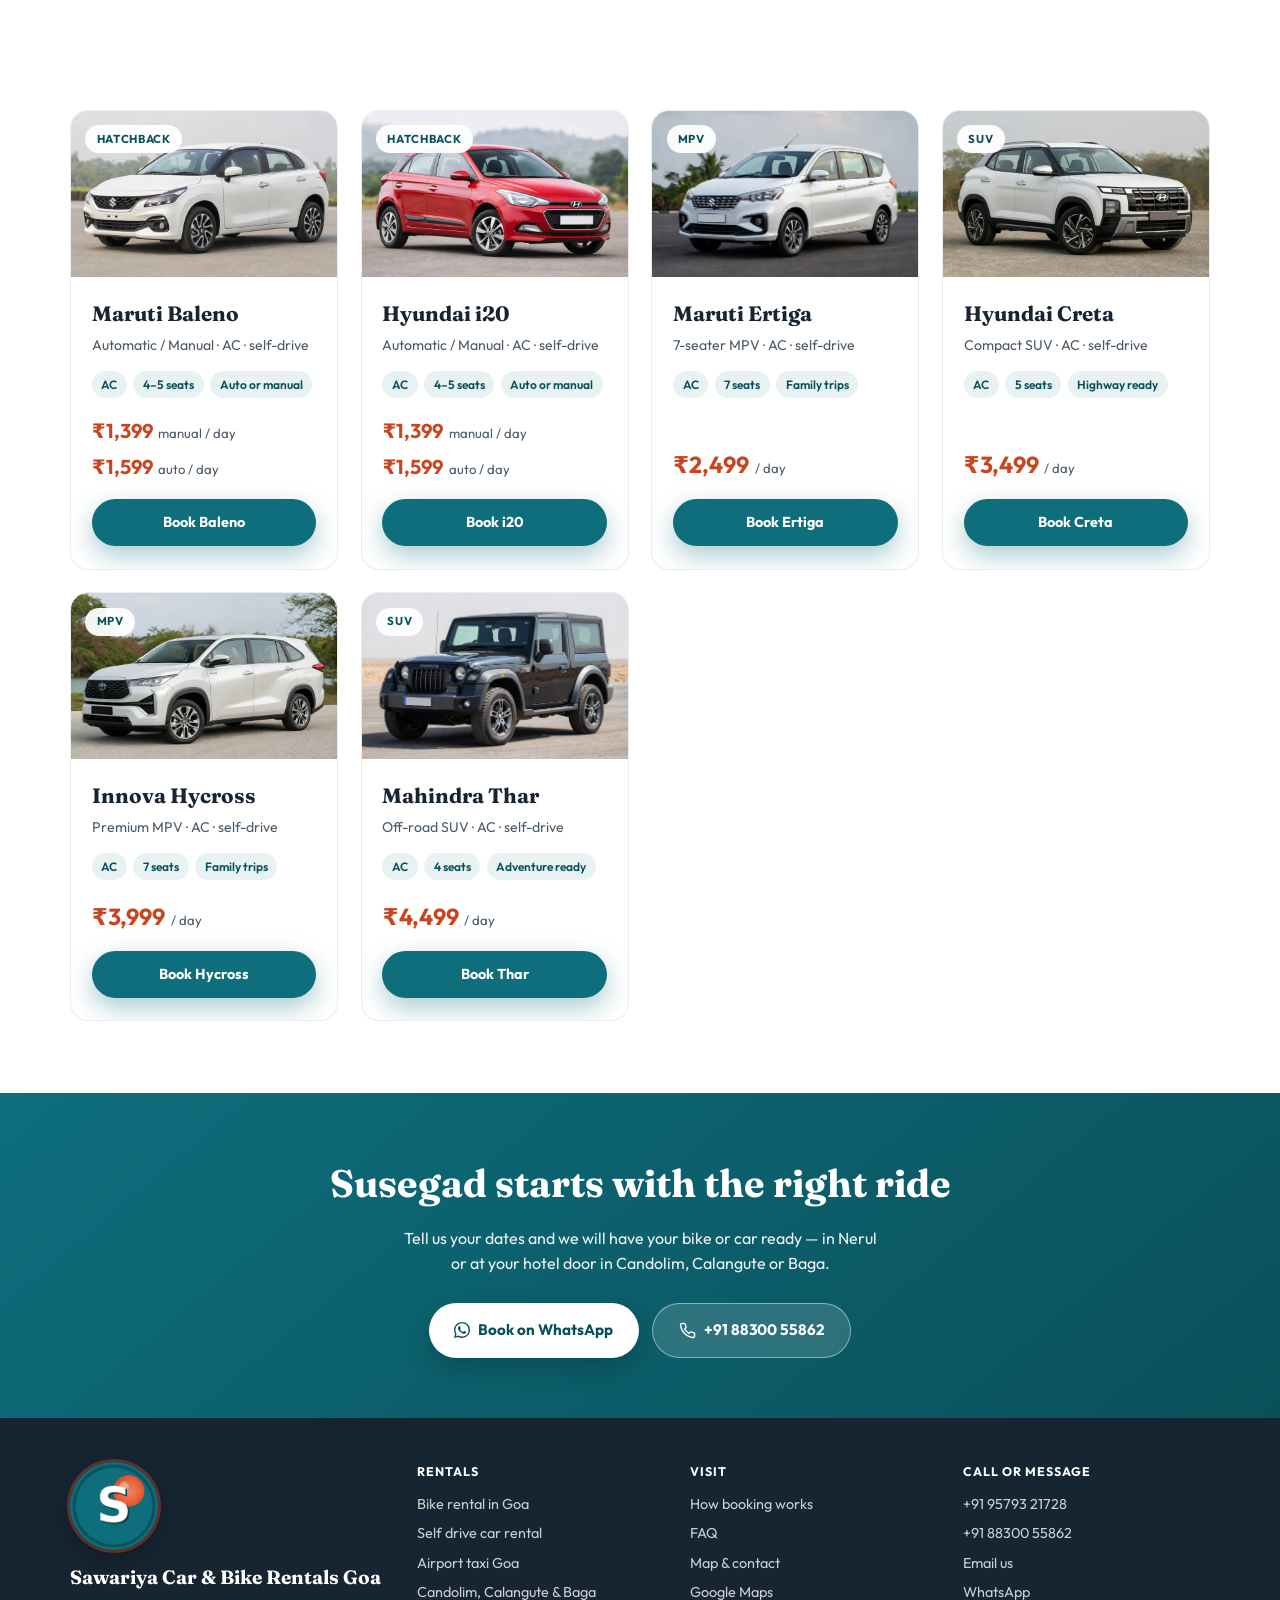
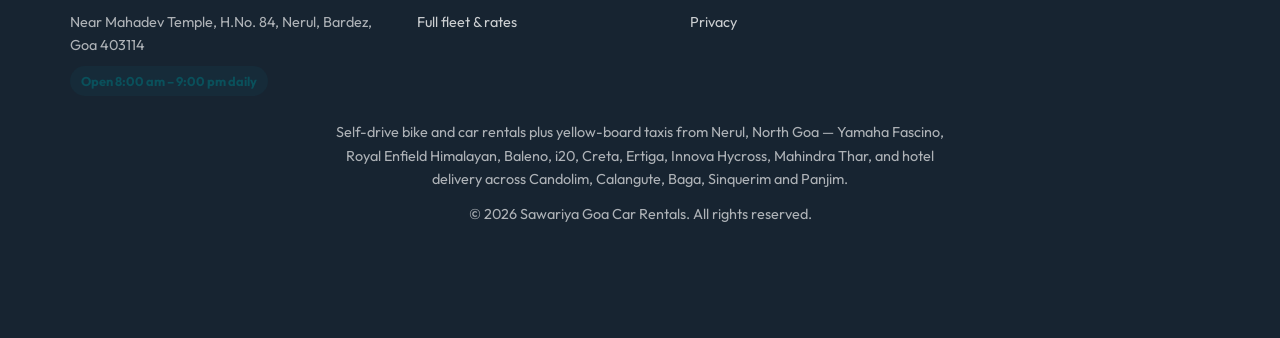
<file: self-drive-car-rental-goa.html>
<!DOCTYPE html>
<html lang="en-IN">
<head>
  <meta charset="UTF-8" />
  <meta name="viewport" content="width=device-width, initial-scale=1.0" />
  <title>Self Drive Car Rental in Goa | Baleno, Ertiga, Thar | Nerul</title>
  <meta name="description" content="Self-drive cars in North Goa from Nerul. Baleno and i20 from ₹1,399/day, Ertiga, Creta, Hycross and Thar. Hotel delivery to Candolim, Calangute and Baga." />
  <meta name="author" content="Sawariya Car and Bike Rentals Goa" />
  <meta name="robots" content="index, follow" />
  <meta name="geo.region" content="IN-GA" />
  <meta name="geo.placename" content="Nerul, Bardez, Goa" />
  <meta name="geo.position" content="15.506216;73.800804" />
  <meta name="ICBM" content="15.506216, 73.800804" />
  <link rel="canonical" href="https://sawariyagoacarentals.com/self-drive-car-rental-goa.html" />
  <link rel="alternate" hreflang="en-IN" href="https://sawariyagoacarentals.com/self-drive-car-rental-goa.html" />
  <link rel="alternate" hreflang="x-default" href="https://sawariyagoacarentals.com/self-drive-car-rental-goa.html" />

  <link rel="icon" href="/favicon.ico?v=4" sizes="any" />
  <link rel="icon" type="image/svg+xml" href="/favicon.svg?v=4" />
  <link rel="icon" type="image/png" sizes="32x32" href="/favicon-32x32.png?v=4" />
  <link rel="icon" type="image/png" sizes="16x16" href="/favicon-16x16.png?v=4" />
  <link rel="apple-touch-icon" sizes="180x180" href="/apple-touch-icon.png?v=4" />
  <link rel="manifest" href="/site.webmanifest?v=4" />
  <meta name="theme-color" content="#0e6e7c" />
  <meta name="msapplication-TileColor" content="#0e6e7c" />

  <meta property="og:type" content="website" />
  <meta property="og:title" content="Self Drive Car Rental in Goa | Sawariya Nerul" />
  <meta property="og:description" content="Self-drive cars in North Goa from Nerul. Baleno and i20 from ₹1,399/day, Ertiga, Creta, Hycross and Thar. Hotel delivery to Candolim, Calangute and Baga." />
  <meta property="og:image" content="https://sawariyagoacarentals.com/images/maruti-baleno.jpg" />
  <meta property="og:image:alt" content="Maruti Baleno hatchback for rent in Goa" />
  <meta property="og:image:width" content="800" />
  <meta property="og:image:height" content="534" />
  <meta property="og:url" content="https://sawariyagoacarentals.com/self-drive-car-rental-goa.html" />
  <meta property="og:locale" content="en_IN" />
  <meta property="og:site_name" content="Sawariya Car &amp; Bike Rentals Goa" />

  <meta name="twitter:card" content="summary_large_image" />
  <meta name="twitter:title" content="Self Drive Car Rental in Goa | Sawariya Nerul" />
  <meta name="twitter:description" content="Self-drive cars in North Goa from Nerul. Baleno and i20 from ₹1,399/day, Ertiga, Creta, Hycross and Thar. Hotel delivery to Candolim, Calangute and Baga." />
  <meta name="twitter:image" content="https://sawariyagoacarentals.com/images/maruti-baleno.jpg" />
  <meta name="twitter:image:alt" content="Maruti Baleno hatchback for rent in Goa" />

  <link rel="preload" as="font" type="font/woff2" href="/fonts/outfit-400.woff2" crossorigin />
  <link rel="preload" as="font" type="font/woff2" href="/fonts/fraunces-700.woff2" crossorigin />
  <link rel="preload" as="image" type="image/webp" href="images/hero-goa.webp" imagesrcset="images/hero-goa-800.webp 800w, images/hero-goa.webp 1600w" imagesizes="100vw" fetchpriority="high" />
  <link rel="stylesheet" href="styles.css" />
  
  <script type="application/ld+json">
  {
    "@context": "https://schema.org",
    "@type": "Service",
    "name": "Self drive car rental in Goa",
    "serviceType": "Self-drive car rental",
    "provider": {"@id": "https://sawariyagoacarentals.com/#business"},
    "areaServed": ["Nerul", "Candolim", "Calangute", "Baga", "Panjim", "North Goa"],
    "url": "https://sawariyagoacarentals.com/self-drive-car-rental-goa.html"
  }
  </script>

  <script type="application/ld+json">
  {
    "@context": "https://schema.org",
    "@type": "BreadcrumbList",
    "itemListElement": [
      {
        "@type": "ListItem",
        "position": 1,
        "name": "Home",
        "item": "https://sawariyagoacarentals.com/"
      },
      {
        "@type": "ListItem",
        "position": 2,
        "name": "Self drive car rental in Goa",
        "item": "https://sawariyagoacarentals.com/self-drive-car-rental-goa.html"
      }
    ]
  }
  </script>

</head>
<body>
  <a class="skip-link" href="#main">Skip to content</a>
  <header class="nav" id="nav">
    <div class="nav-inner">
      <a href="index.html" class="logo" aria-label="Sawariya Goa Rentals home">
        <img class="logo-mark" src="images/logo-mark-nav.png?v=4" width="42" height="42" alt="" decoding="async" />
        <span class="logo-text">Sawariya <em>Goa</em><small>Car &amp; bike rentals</small></span>
      </a>
      <button class="menu-btn" id="menuBtn" aria-label="Toggle menu" aria-expanded="false" type="button">
        <span></span><span></span><span></span>
      </button>
      <ul class="nav-links" id="navLinks">
        <li><a href="index.html#fleet">Fleet &amp; rates</a></li>
        <li><a href="bike-rental-goa.html">Bikes</a></li>
        <li><a href="self-drive-car-rental-goa.html" aria-current="page">Cars</a></li>
        <li><a href="airport-taxi-goa.html">Taxi</a></li>
        <li><a href="candolim-calangute-baga.html">North Goa</a></li>
        <li><a href="index.html#faq">FAQ</a></li>
        <li><a href="index.html#contact">Contact</a></li>
        <li><a class="nav-cta" data-cta="nav" href="https://wa.me/919579321728?text=Hi%20Sawariya!%20I%27d%20like%20to%20rent%20a%20vehicle%20in%20Goa." target="_blank" rel="noopener noreferrer">
          <svg width="16" height="16" viewBox="0 0 24 24" fill="currentColor" aria-hidden="true"><path d="M17.5 14.4c-.3-.15-1.76-.87-2.03-.97-.27-.1-.47-.15-.67.15-.2.3-.77.96-.94 1.16-.17.2-.35.22-.65.07-.3-.15-1.26-.46-2.4-1.48-.88-.79-1.48-1.76-1.65-2.06-.17-.3-.02-.46.13-.61.14-.13.3-.35.45-.52.15-.17.2-.3.3-.5.1-.2.05-.37-.02-.52-.08-.15-.67-1.62-.92-2.22-.24-.58-.49-.5-.67-.51h-.57c-.2 0-.52.07-.8.37-.27.3-1.04 1.02-1.04 2.5 0 1.47 1.07 2.9 1.22 3.1.15.2 2.1 3.2 5.1 4.49.71.3 1.27.49 1.7.63.72.23 1.37.2 1.88.12.58-.09 1.76-.72 2-1.42.25-.7.25-1.29.18-1.42-.08-.12-.28-.2-.58-.35zM12.05 21.8h-.01a9.87 9.87 0 0 1-5.03-1.38l-.36-.21-3.74.98 1-3.65-.24-.37a9.82 9.82 0 0 1-1.51-5.26c0-5.44 4.43-9.87 9.89-9.87a9.8 9.8 0 0 1 6.99 2.9 9.82 9.82 0 0 1 2.89 6.99c0 5.44-4.44 9.87-9.88 9.87zm8.4-18.28A11.8 11.8 0 0 0 12.04 0C5.46 0 .1 5.35.1 11.93c0 2.1.55 4.16 1.6 5.97L0 24l6.24-1.64a11.93 11.93 0 0 0 5.8 1.48h.01c6.58 0 11.94-5.35 11.94-11.93 0-3.19-1.24-6.19-3.54-8.39z"/></svg>
          Book on WhatsApp
        </a></li>
      </ul>
    </div>
  </header>

  <main id="main">
  <section class="page-hero">
    <div class="hero-bg">
      <picture>
        <source type="image/webp" srcset="images/hero-goa-800.webp 800w, images/hero-goa.webp 1600w" sizes="100vw" />
        <img src="images/hero-goa.jpg" srcset="images/hero-goa-800.jpg 800w, images/hero-goa.jpg 1600w" sizes="100vw" alt="Palm-lined beach coastline in North Goa at golden hour" width="1600" height="1200" fetchpriority="high" decoding="async" />
      </picture>
    </div>
    <div class="hero-content">
      <nav class="crumbs" aria-label="Breadcrumb"><a href="index.html">Home</a> <span aria-hidden="true">/</span> <span>Self-drive cars</span></nav>
      <h1>Self-drive car rental in <em>Goa</em></h1>
      <p class="hero-lead">Hatchbacks from ₹1,399/day, 7-seaters, Creta, Hycross and Thar. Collect in Nerul or get the car at your North Goa hotel.</p>
      <div class="hero-actions" style="margin-bottom:0">
        <a class="btn btn-wa" href="https://wa.me/919579321728?text=Hi%20Sawariya!%20I%27d%20like%20to%20book.%20My%20dates%3A%20" target="_blank" rel="noopener noreferrer"><svg width="16" height="16" viewBox="0 0 24 24" fill="currentColor" aria-hidden="true"><path d="M17.5 14.4c-.3-.15-1.76-.87-2.03-.97-.27-.1-.47-.15-.67.15-.2.3-.77.96-.94 1.16-.17.2-.35.22-.65.07-.3-.15-1.26-.46-2.4-1.48-.88-.79-1.48-1.76-1.65-2.06-.17-.3-.02-.46.13-.61.14-.13.3-.35.45-.52.15-.17.2-.3.3-.5.1-.2.05-.37-.02-.52-.08-.15-.67-1.62-.92-2.22-.24-.58-.49-.5-.67-.51h-.57c-.2 0-.52.07-.8.37-.27.3-1.04 1.02-1.04 2.5 0 1.47 1.07 2.9 1.22 3.1.15.2 2.1 3.2 5.1 4.49.71.3 1.27.49 1.7.63.72.23 1.37.2 1.88.12.58-.09 1.76-.72 2-1.42.25-.7.25-1.29.18-1.42-.08-.12-.28-.2-.58-.35zM12.05 21.8h-.01a9.87 9.87 0 0 1-5.03-1.38l-.36-.21-3.74.98 1-3.65-.24-.37a9.82 9.82 0 0 1-1.51-5.26c0-5.44 4.43-9.87 9.89-9.87a9.8 9.8 0 0 1 6.99 2.9 9.82 9.82 0 0 1 2.89 6.99c0 5.44-4.44 9.87-9.88 9.87zm8.4-18.28A11.8 11.8 0 0 0 12.04 0C5.46 0 .1 5.35.1 11.93c0 2.1.55 4.16 1.6 5.97L0 24l6.24-1.64a11.93 11.93 0 0 0 5.8 1.48h.01c6.58 0 11.94-5.35 11.94-11.93 0-3.19-1.24-6.19-3.54-8.39z"/></svg> WhatsApp to book</a>
        <a class="btn btn-ghost" href="tel:+919579321728"><svg width="17" height="17" viewBox="0 0 24 24" fill="none" stroke="currentColor" stroke-width="2" aria-hidden="true"><path d="M22 16.92v3a2 2 0 0 1-2.18 2 19.79 19.79 0 0 1-8.63-3.07 19.5 19.5 0 0 1-6-6 19.79 19.79 0 0 1-3.07-8.67A2 2 0 0 1 4.11 2h3a2 2 0 0 1 2 1.72c.127.96.361 1.903.7 2.81a2 2 0 0 1-.45 2.11L8.09 9.91a16 16 0 0 0 6 6l1.27-1.27a2 2 0 0 1 2.11-.45c.907.339 1.85.573 2.81.7A2 2 0 0 1 22 16.92z"/></svg> +91 95793 21728</a>
      </div>
    </div>
  </section>
  <section class="article">
    <div class="wrap">
      <div class="article-body reveal">
        <p>Sawariya’s <strong>self-drive car rental in Goa</strong> is based in Nerul, Bardez — a 10-minute hop from Candolim. You get a local rate, paperwork in order, and a car that has been cleaned before handover. There is no app: WhatsApp your dates, we confirm the model and the day’s rate (seasonal, so always reconfirm).</p>
        <h3>Current self-drive fleet</h3>
        <table class="rate-table">
          <thead><tr><th>Car</th><th>Seats</th><th>From / day</th></tr></thead>
          <tbody>
            <tr><td>Maruti Baleno (manual / auto)</td><td>4–5</td><td>₹1,399 / ₹1,599</td></tr>
            <tr><td>Hyundai i20 (manual / auto)</td><td>4–5</td><td>₹1,399 / ₹1,599</td></tr>
            <tr><td>Maruti Ertiga</td><td>7</td><td>₹2,499</td></tr>
            <tr><td>Hyundai Creta</td><td>5</td><td>₹3,499</td></tr>
            <tr><td>Innova Hycross</td><td>7</td><td>₹3,999</td></tr>
            <tr><td>Mahindra Thar</td><td>4</td><td>₹4,499</td></tr>
          </tbody>
        </table>
        <p>Couples and pairs usually take a Baleno or i20 for Calangute, Baga and Panjim. Families pick the Ertiga or Hycross for luggage and a Dudhsagar or South Goa day. The Creta is the highway SUV; the Thar is the weekend adventure car — confirm availability early in peak season.</p>
        <h3>How self-drive works here</h3>
        <ul>
          <li>Licence + photo ID (foreign visitors: passport + IDP).</li>
          <li>Fuel returned at the same level.</li>
          <li>Hotel delivery across Candolim, Calangute, Baga, Sinquerim and Panjim — charges confirmed on WhatsApp.</li>
          <li>Security deposit, km limit and any extra driver fee are confirmed on WhatsApp before you collect — nothing is sprung on you at handover.</li>
          <li>Weekly discounts on request.</li>
        </ul>
        <p>If you would rather not drive, book a <a href="airport-taxi-goa.html">yellow-board taxi</a>. Two-wheelers live on the <a href="bike-rental-goa.html">bike rental</a> page. Staying on the beach belt? See <a href="candolim-calangute-baga.html">delivery to Candolim, Calangute and Baga</a>.</p>
        <p><a class="btn btn-wa" href="https://wa.me/919579321728?text=Hi!%20I%27d%20like%20a%20self-drive%20car%20in%20Goa.%20My%20dates%3A%20" target="_blank" rel="noopener noreferrer"><svg width="16" height="16" viewBox="0 0 24 24" fill="currentColor" aria-hidden="true"><path d="M17.5 14.4c-.3-.15-1.76-.87-2.03-.97-.27-.1-.47-.15-.67.15-.2.3-.77.96-.94 1.16-.17.2-.35.22-.65.07-.3-.15-1.26-.46-2.4-1.48-.88-.79-1.48-1.76-1.65-2.06-.17-.3-.02-.46.13-.61.14-.13.3-.35.45-.52.15-.17.2-.3.3-.5.1-.2.05-.37-.02-.52-.08-.15-.67-1.62-.92-2.22-.24-.58-.49-.5-.67-.51h-.57c-.2 0-.52.07-.8.37-.27.3-1.04 1.02-1.04 2.5 0 1.47 1.07 2.9 1.22 3.1.15.2 2.1 3.2 5.1 4.49.71.3 1.27.49 1.7.63.72.23 1.37.2 1.88.12.58-.09 1.76-.72 2-1.42.25-.7.25-1.29.18-1.42-.08-.12-.28-.2-.58-.35zM12.05 21.8h-.01a9.87 9.87 0 0 1-5.03-1.38l-.36-.21-3.74.98 1-3.65-.24-.37a9.82 9.82 0 0 1-1.51-5.26c0-5.44 4.43-9.87 9.89-9.87a9.8 9.8 0 0 1 6.99 2.9 9.82 9.82 0 0 1 2.89 6.99c0 5.44-4.44 9.87-9.88 9.87zm8.4-18.28A11.8 11.8 0 0 0 12.04 0C5.46 0 .1 5.35.1 11.93c0 2.1.55 4.16 1.6 5.97L0 24l6.24-1.64a11.93 11.93 0 0 0 5.8 1.48h.01c6.58 0 11.94-5.35 11.94-11.93 0-3.19-1.24-6.19-3.54-8.39z"/></svg> Book a car on WhatsApp</a></p>
      </div>
    </div>
  </section>
  <section class="fleet" aria-label="Self-drive cars and rates">
    <div class="wrap">
      <div class="fleet-grid">
        <article class="vcard reveal" data-fleet="car">
          <div class="vcard-img">
            <picture>
              <source type="image/webp" srcset="images/maruti-baleno.webp" />
              <img src="images/maruti-baleno.jpg" alt="Maruti Baleno hatchback for rent in Goa" width="800" height="534" loading="lazy" decoding="async" />
            </picture>
            <span class="vcard-tag">Hatchback</span>
          </div>
          <div class="vcard-body">
            <h3>Maruti Baleno</h3>
            <p class="vcard-models">Automatic / Manual · AC · self-drive</p>
            <ul class="vcard-feats"><li>AC</li><li>4–5 seats</li><li>Auto or manual</li></ul>
            <div class="vcard-price dual"><div class="row"><strong>₹1,399</strong><span> manual / day</span></div>
              <div class="row"><strong>₹1,599</strong><span> auto / day</span></div></div>
            <a class="btn btn-wa" data-cta="car-maruti-baleno" href="https://wa.me/919579321728?text=Hi!%20I%27d%20like%20to%20rent%20a%20Baleno%20(manual%20%E2%82%B91399%20%2F%20auto%20%E2%82%B91599).%20My%20dates%3A%20" target="_blank" rel="noopener noreferrer">Book Baleno</a>
          </div>
        </article>
        <article class="vcard reveal" data-fleet="car">
          <div class="vcard-img">
            <picture>
              <source type="image/webp" srcset="images/hyundai-i20.webp" />
              <img src="images/hyundai-i20.jpg" alt="Hyundai i20 hatchback for rent in Goa" width="800" height="534" loading="lazy" decoding="async" />
            </picture>
            <span class="vcard-tag">Hatchback</span>
          </div>
          <div class="vcard-body">
            <h3>Hyundai i20</h3>
            <p class="vcard-models">Automatic / Manual · AC · self-drive</p>
            <ul class="vcard-feats"><li>AC</li><li>4–5 seats</li><li>Auto or manual</li></ul>
            <div class="vcard-price dual"><div class="row"><strong>₹1,399</strong><span> manual / day</span></div>
              <div class="row"><strong>₹1,599</strong><span> auto / day</span></div></div>
            <a class="btn btn-wa" data-cta="car-hyundai-i20" href="https://wa.me/919579321728?text=Hi!%20I%27d%20like%20to%20rent%20an%20i20%20(manual%20%E2%82%B91399%20%2F%20auto%20%E2%82%B91599).%20My%20dates%3A%20" target="_blank" rel="noopener noreferrer">Book i20</a>
          </div>
        </article>
        <article class="vcard reveal" data-fleet="car">
          <div class="vcard-img">
            <picture>
              <source type="image/webp" srcset="images/maruti-ertiga.webp" />
              <img src="images/maruti-ertiga.jpg" alt="Maruti Ertiga MPV for rent in Goa" width="800" height="534" loading="lazy" decoding="async" />
            </picture>
            <span class="vcard-tag">MPV</span>
          </div>
          <div class="vcard-body">
            <h3>Maruti Ertiga</h3>
            <p class="vcard-models">7-seater MPV · AC · self-drive</p>
            <ul class="vcard-feats"><li>AC</li><li>7 seats</li><li>Family trips</li></ul>
            <div class="vcard-price"><strong>₹2,499</strong><span>/ day</span></div>
            <a class="btn btn-wa" data-cta="car-maruti-ertiga" href="https://wa.me/919579321728?text=Hi!%20I%27d%20like%20to%20rent%20an%20Ertiga%20(%E2%82%B92499%2Fday).%20My%20dates%3A%20" target="_blank" rel="noopener noreferrer">Book Ertiga</a>
          </div>
        </article>
        <article class="vcard reveal" data-fleet="car">
          <div class="vcard-img">
            <picture>
              <source type="image/webp" srcset="images/hyundai-creta.webp" />
              <img src="images/hyundai-creta.jpg" alt="Hyundai Creta SUV for rent in Goa" width="800" height="534" loading="lazy" decoding="async" />
            </picture>
            <span class="vcard-tag">SUV</span>
          </div>
          <div class="vcard-body">
            <h3>Hyundai Creta</h3>
            <p class="vcard-models">Compact SUV · AC · self-drive</p>
            <ul class="vcard-feats"><li>AC</li><li>5 seats</li><li>Highway ready</li></ul>
            <div class="vcard-price"><strong>₹3,499</strong><span>/ day</span></div>
            <a class="btn btn-wa" data-cta="car-hyundai-creta" href="https://wa.me/919579321728?text=Hi!%20I%27d%20like%20to%20rent%20a%20Creta.%20My%20dates%3A%20" target="_blank" rel="noopener noreferrer">Book Creta</a>
          </div>
        </article>
        <article class="vcard reveal" data-fleet="car">
          <div class="vcard-img">
            <picture>
              <source type="image/webp" srcset="images/innova-hycross.webp" />
              <img src="images/innova-hycross.jpg" alt="Toyota Innova Hycross for rent in Goa" width="800" height="534" loading="lazy" decoding="async" />
            </picture>
            <span class="vcard-tag">MPV</span>
          </div>
          <div class="vcard-body">
            <h3>Innova Hycross</h3>
            <p class="vcard-models">Premium MPV · AC · self-drive</p>
            <ul class="vcard-feats"><li>AC</li><li>7 seats</li><li>Family trips</li></ul>
            <div class="vcard-price"><strong>₹3,999</strong><span>/ day</span></div>
            <a class="btn btn-wa" data-cta="car-innova-hycross" href="https://wa.me/919579321728?text=Hi!%20I%27d%20like%20to%20rent%20an%20Innova%20Hycross.%20My%20dates%3A%20" target="_blank" rel="noopener noreferrer">Book Hycross</a>
          </div>
        </article>
        <article class="vcard reveal" data-fleet="car">
          <div class="vcard-img">
            <picture>
              <source type="image/webp" srcset="images/mahindra-thar.webp" />
              <img src="images/mahindra-thar.jpg" alt="Mahindra Thar SUV for rent in Goa" width="800" height="534" loading="lazy" decoding="async" />
            </picture>
            <span class="vcard-tag">SUV</span>
          </div>
          <div class="vcard-body">
            <h3>Mahindra Thar</h3>
            <p class="vcard-models">Off-road SUV · AC · self-drive</p>
            <ul class="vcard-feats"><li>AC</li><li>4 seats</li><li>Adventure ready</li></ul>
            <div class="vcard-price"><strong>₹4,499</strong><span>/ day</span></div>
            <a class="btn btn-wa" data-cta="car-mahindra-thar" href="https://wa.me/919579321728?text=Hi!%20I%27d%20like%20to%20rent%20a%20Mahindra%20Thar%20(%E2%82%B94499%2Fday).%20My%20dates%3A%20" target="_blank" rel="noopener noreferrer">Book Thar</a>
          </div>
        </article>
      </div>
    </div>
  </section>
  </main>
  <div class="cta-band">
    <h2>Susegad starts with the right ride</h2>
    <p>Tell us your dates and we will have your bike or car ready — in Nerul or at your hotel door in Candolim, Calangute or Baga.</p>
    <div class="hero-actions">
      <a class="btn btn-wa" href="https://wa.me/919579321728?text=Hi%20Sawariya!%20I%27d%20like%20to%20book%20a%20vehicle.%20My%20dates%3A%20" target="_blank" rel="noopener noreferrer"><svg width="16" height="16" viewBox="0 0 24 24" fill="currentColor" aria-hidden="true"><path d="M17.5 14.4c-.3-.15-1.76-.87-2.03-.97-.27-.1-.47-.15-.67.15-.2.3-.77.96-.94 1.16-.17.2-.35.22-.65.07-.3-.15-1.26-.46-2.4-1.48-.88-.79-1.48-1.76-1.65-2.06-.17-.3-.02-.46.13-.61.14-.13.3-.35.45-.52.15-.17.2-.3.3-.5.1-.2.05-.37-.02-.52-.08-.15-.67-1.62-.92-2.22-.24-.58-.49-.5-.67-.51h-.57c-.2 0-.52.07-.8.37-.27.3-1.04 1.02-1.04 2.5 0 1.47 1.07 2.9 1.22 3.1.15.2 2.1 3.2 5.1 4.49.71.3 1.27.49 1.7.63.72.23 1.37.2 1.88.12.58-.09 1.76-.72 2-1.42.25-.7.25-1.29.18-1.42-.08-.12-.28-.2-.58-.35zM12.05 21.8h-.01a9.87 9.87 0 0 1-5.03-1.38l-.36-.21-3.74.98 1-3.65-.24-.37a9.82 9.82 0 0 1-1.51-5.26c0-5.44 4.43-9.87 9.89-9.87a9.8 9.8 0 0 1 6.99 2.9 9.82 9.82 0 0 1 2.89 6.99c0 5.44-4.44 9.87-9.88 9.87zm8.4-18.28A11.8 11.8 0 0 0 12.04 0C5.46 0 .1 5.35.1 11.93c0 2.1.55 4.16 1.6 5.97L0 24l6.24-1.64a11.93 11.93 0 0 0 5.8 1.48h.01c6.58 0 11.94-5.35 11.94-11.93 0-3.19-1.24-6.19-3.54-8.39z"/></svg> Book on WhatsApp</a>
      <a class="btn btn-ghost" href="tel:+918830055862"><svg width="17" height="17" viewBox="0 0 24 24" fill="none" stroke="currentColor" stroke-width="2" aria-hidden="true"><path d="M22 16.92v3a2 2 0 0 1-2.18 2 19.79 19.79 0 0 1-8.63-3.07 19.5 19.5 0 0 1-6-6 19.79 19.79 0 0 1-3.07-8.67A2 2 0 0 1 4.11 2h3a2 2 0 0 1 2 1.72c.127.96.361 1.903.7 2.81a2 2 0 0 1-.45 2.11L8.09 9.91a16 16 0 0 0 6 6l1.27-1.27a2 2 0 0 1 2.11-.45c.907.339 1.85.573 2.81.7A2 2 0 0 1 22 16.92z"/></svg> +91 88300 55862</a>
    </div>
  </div>

  <footer>
    <div class="footer-grid">
      <div>
        <div class="footer-brand" style="align-items:flex-start;text-align:left">
          <img class="footer-logo" src="images/logo-mark-192.png?v=4" width="72" height="72" alt="Sawariya Goa logo" loading="lazy" decoding="async" />
          <strong>Sawariya Car &amp; Bike Rentals Goa</strong>
        </div>
        <p>Near Mahadev Temple, H.No. 84, Nerul, Bardez, Goa 403114</p>
        <p style="margin-top:0.6rem"><span class="hours-chip">Open 8:00 am – 9:00 pm daily</span></p>
      </div>
      <div>
        <h3>Rentals</h3>
        <ul>
          <li><a href="bike-rental-goa.html">Bike rental in Goa</a></li>
          <li><a href="self-drive-car-rental-goa.html">Self drive car rental</a></li>
          <li><a href="airport-taxi-goa.html">Airport taxi Goa</a></li>
          <li><a href="candolim-calangute-baga.html">Candolim, Calangute &amp; Baga</a></li>
          <li><a href="index.html#fleet">Full fleet &amp; rates</a></li>
        </ul>
      </div>
      <div>
        <h3>Visit</h3>
        <ul>
          <li><a href="index.html#how">How booking works</a></li>
          <li><a href="index.html#faq">FAQ</a></li>
          <li><a href="index.html#contact">Map &amp; contact</a></li>
          <li><a href="https://maps.google.com/maps?q=15.506216049194336%2C73.8008041381836&amp;z=17&amp;hl=en" target="_blank" rel="noopener noreferrer">Google Maps</a></li>
          <li><a href="privacy.html">Privacy</a></li>
        </ul>
      </div>
      <div>
        <h3>Call or message</h3>
        <ul>
          <li><a href="tel:+919579321728">+91 95793 21728</a></li>
          <li><a href="tel:+918830055862">+91 88300 55862</a></li>
          <li><a href="mailto:sawariya.goacarentals@gmail.com">Email us</a></li>
          <li><a href="https://wa.me/919579321728" target="_blank" rel="noopener noreferrer">WhatsApp</a></li>
        </ul>
      </div>
    </div>
    <p class="footer-note">Self-drive bike and car rentals plus yellow-board taxis from Nerul, North Goa — Yamaha Fascino, Royal Enfield Himalayan, Baleno, i20, Creta, Ertiga, Innova Hycross, Mahindra Thar, and hotel delivery across Candolim, Calangute, Baga, Sinquerim and Panjim.</p>
    <p>&copy; <span id="year"></span> Sawariya Goa Car Rentals. All rights reserved.</p>
  </footer>

  <nav class="action-bar" aria-label="Quick contact">
    <a class="ab-call" href="tel:+919579321728"><svg width="17" height="17" viewBox="0 0 24 24" fill="none" stroke="currentColor" stroke-width="2" aria-hidden="true"><path d="M22 16.92v3a2 2 0 0 1-2.18 2 19.79 19.79 0 0 1-8.63-3.07 19.5 19.5 0 0 1-6-6 19.79 19.79 0 0 1-3.07-8.67A2 2 0 0 1 4.11 2h3a2 2 0 0 1 2 1.72c.127.96.361 1.903.7 2.81a2 2 0 0 1-.45 2.11L8.09 9.91a16 16 0 0 0 6 6l1.27-1.27a2 2 0 0 1 2.11-.45c.907.339 1.85.573 2.81.7A2 2 0 0 1 22 16.92z"/></svg> Call</a>
    <a class="ab-wa" data-cta="sticky-bar" href="https://wa.me/919579321728?text=Hi%20Sawariya!%20I%27d%20like%20to%20rent%20a%20vehicle." target="_blank" rel="noopener noreferrer"><svg width="16" height="16" viewBox="0 0 24 24" fill="currentColor" aria-hidden="true"><path d="M17.5 14.4c-.3-.15-1.76-.87-2.03-.97-.27-.1-.47-.15-.67.15-.2.3-.77.96-.94 1.16-.17.2-.35.22-.65.07-.3-.15-1.26-.46-2.4-1.48-.88-.79-1.48-1.76-1.65-2.06-.17-.3-.02-.46.13-.61.14-.13.3-.35.45-.52.15-.17.2-.3.3-.5.1-.2.05-.37-.02-.52-.08-.15-.67-1.62-.92-2.22-.24-.58-.49-.5-.67-.51h-.57c-.2 0-.52.07-.8.37-.27.3-1.04 1.02-1.04 2.5 0 1.47 1.07 2.9 1.22 3.1.15.2 2.1 3.2 5.1 4.49.71.3 1.27.49 1.7.63.72.23 1.37.2 1.88.12.58-.09 1.76-.72 2-1.42.25-.7.25-1.29.18-1.42-.08-.12-.28-.2-.58-.35zM12.05 21.8h-.01a9.87 9.87 0 0 1-5.03-1.38l-.36-.21-3.74.98 1-3.65-.24-.37a9.82 9.82 0 0 1-1.51-5.26c0-5.44 4.43-9.87 9.89-9.87a9.8 9.8 0 0 1 6.99 2.9 9.82 9.82 0 0 1 2.89 6.99c0 5.44-4.44 9.87-9.88 9.87zm8.4-18.28A11.8 11.8 0 0 0 12.04 0C5.46 0 .1 5.35.1 11.93c0 2.1.55 4.16 1.6 5.97L0 24l6.24-1.64a11.93 11.93 0 0 0 5.8 1.48h.01c6.58 0 11.94-5.35 11.94-11.93 0-3.19-1.24-6.19-3.54-8.39z"/></svg> WhatsApp</a>
  </nav>
  <script src="site.js" defer></script>
</body>
</html>
</file>
<file: styles.css>
:root {
      /* 3-color system — neutral (90%) / teal (9%) / orange accent (1%) */
      --sand: #faf6ef;          /* neutral base */
      --sand-deep: #f1e9db;
      --ink: #172431;
      --ink-soft: #4a5a68;
      --white: #ffffff;
      --sea: #0e6e7c;           /* secondary — buttons, labels, icons */
      --sea-deep: #0a505b;
      --accent: #e8542a;        /* accent — prices & small highlights only */
      --accent-deep: #c74620;
      /* aliases kept for readability below */
      --sunset: var(--accent);
      --sunset-deep: var(--accent-deep);
      --mango: #f3e2c8;         /* light neutral for text on teal/dark */
      --wa: var(--sea);
      --wa-deep: var(--sea-deep);
      --radius: 18px;
      --shadow: 0 18px 45px rgba(23, 36, 49, 0.14);
      --max: 1140px;
    }

    *, *::before, *::after { box-sizing: border-box; margin: 0; padding: 0; }
    html { scroll-behavior: smooth; }

    @font-face {
      font-family: "Outfit";
      src: url("/fonts/outfit-400.woff2") format("woff2");
      font-weight: 400;
      font-style: normal;
      font-display: swap;
    }
    @font-face {
      font-family: "Outfit";
      src: url("/fonts/outfit-600.woff2") format("woff2");
      font-weight: 600;
      font-style: normal;
      font-display: swap;
    }
    @font-face {
      font-family: "Outfit";
      src: url("/fonts/outfit-700.woff2") format("woff2");
      font-weight: 700;
      font-style: normal;
      font-display: swap;
    }
    @font-face {
      font-family: "Fraunces";
      src: url("/fonts/fraunces-700.woff2") format("woff2");
      font-weight: 700;
      font-style: normal;
      font-display: swap;
    }
    @font-face {
      font-family: "Fraunces";
      src: url("/fonts/fraunces-600-italic.woff2") format("woff2");
      font-weight: 600;
      font-style: italic;
      font-display: swap;
    }

    body {
      font-family: "Outfit", system-ui, sans-serif;
      color: var(--ink);
      background: var(--sand);
      line-height: 1.6;
      overflow-x: hidden;
    }

    img { max-width: 100%; display: block; }
    a { color: inherit; text-decoration: none; }

    .wrap { max-width: var(--max); margin: 0 auto; }

    /* ——— Nav ——— */
    .nav {
      position: fixed; top: 0; left: 0; right: 0; z-index: 100;
      padding: 0.9rem 1.25rem;
      transition: background 0.3s, box-shadow 0.3s, padding 0.3s;
    }
    .nav.scrolled {
      background: rgba(250, 246, 239, 0.94);
      backdrop-filter: blur(12px);
      box-shadow: 0 4px 22px rgba(23, 36, 49, 0.1);
      padding: 0.6rem 1.25rem;
    }
    .nav-inner { max-width: var(--max); margin: 0 auto; display: flex; align-items: center; justify-content: space-between; gap: 1rem; }
    .logo {
      font-family: "Fraunces", serif; font-weight: 700; font-size: 1.3rem;
      color: var(--white); letter-spacing: -0.02em; transition: color 0.3s;
      display: flex; align-items: center; gap: 0.55rem;
    }
    .logo-mark {
      width: 42px; height: 42px; border-radius: 50%;
      object-fit: cover; flex-shrink: 0;
      box-shadow: 0 0 0 2px rgba(255, 255, 255, 0.22), 0 4px 14px rgba(0, 0, 0, 0.25);
      background: var(--sea-deep);
    }
    .nav.scrolled .logo { color: var(--ink); }
    .nav.scrolled .logo-mark {
      box-shadow: 0 0 0 2px rgba(14, 110, 124, 0.28), 0 3px 10px rgba(23, 36, 49, 0.14);
    }
    .logo em { font-style: italic; color: var(--mango); }
    .nav.scrolled .logo em { color: var(--sea); }
    .logo-text { display: flex; flex-direction: column; line-height: 1.1; }
    .logo-text small {
      font-family: "Outfit", system-ui, sans-serif;
      font-size: 0.62rem; font-weight: 600; letter-spacing: 0.08em;
      text-transform: uppercase; opacity: 0.85; margin-top: 0.15rem;
    }

    .nav-links { display: flex; align-items: center; gap: 1.6rem; list-style: none; }
    .nav-links a { font-size: 0.92rem; font-weight: 600; color: rgba(255,255,255,0.92); transition: color 0.2s; }
    .nav.scrolled .nav-links a { color: var(--ink-soft); }
    .nav-links a:hover { color: var(--mango); }
    .nav.scrolled .nav-links a:hover { color: var(--sea); }
    .nav-cta {
      background: var(--wa) !important; color: var(--white) !important;
      padding: 0.55rem 1.15rem; border-radius: 999px; font-weight: 600 !important;
      display: inline-flex; align-items: center; gap: 0.4rem;
    }
    .nav-cta:hover { background: var(--wa-deep) !important; }

    .menu-btn { display: none; background: none; border: none; cursor: pointer; padding: 0.3rem; flex-direction: column; gap: 5px; z-index: 110; }
    .menu-btn span { display: block; width: 25px; height: 2.5px; background: var(--white); border-radius: 2px; transition: 0.3s; }
    .nav.scrolled .menu-btn span, .menu-btn.open span { background: var(--ink); }
    .menu-btn.open span:nth-child(1) { transform: translateY(7.5px) rotate(45deg); }
    .menu-btn.open span:nth-child(2) { opacity: 0; }
    .menu-btn.open span:nth-child(3) { transform: translateY(-7.5px) rotate(-45deg); }

    /* ——— Buttons ——— */
    .btn {
      display: inline-flex; align-items: center; justify-content: center; gap: 0.5rem;
      padding: 0.9rem 1.6rem; border-radius: 999px; font-weight: 700; font-size: 0.95rem;
      border: none; cursor: pointer; font-family: inherit;
      transition: transform 0.2s, background 0.2s, box-shadow 0.2s;
    }
    .btn:hover { transform: translateY(-2px); }
    .btn:active { transform: translateY(0); }
    .btn-sunset { background: var(--ink); color: var(--white); box-shadow: 0 10px 26px rgba(23, 36, 49, 0.3); }
    .btn-sunset:hover { background: #22334a; }
    .btn-wa { background: var(--wa); color: var(--white); box-shadow: 0 10px 26px rgba(14, 110, 124, 0.35); }
    .btn-wa:hover { background: var(--wa-deep); }
    .btn-ghost { background: rgba(255,255,255,0.14); color: var(--white); border: 1.5px solid rgba(255,255,255,0.45); backdrop-filter: blur(6px); }
    .btn-ghost:hover { background: rgba(255,255,255,0.25); }
    .btn-sea { background: var(--sea); color: var(--white); }
    .btn-sea:hover { background: var(--sea-deep); }

    /* ——— Hero ——— */
    .hero {
      position: relative; min-height: 100svh;
      display: flex; align-items: flex-end;
      padding: 6.5rem 1.25rem 4.5rem; color: var(--white); overflow: hidden;
    }
    .hero-bg { position: absolute; inset: 0; }
    .hero-bg img { width: 100%; height: 100%; object-fit: cover; object-position: center 42%; }
    .hero-bg::after {
      content: ""; position: absolute; inset: 0;
      background: linear-gradient(180deg, rgba(23,36,49,0.60) 0%, rgba(23,36,49,0.45) 45%, rgba(23,36,49,0.90) 100%);
    }
    .hero-content { position: relative; z-index: 1; max-width: var(--max); margin: 0 auto; width: 100%; text-shadow: 0 1px 12px rgba(23,36,49,0.45); }
    .hero-badge {
      display: inline-flex; align-items: center; gap: 0.5rem;
      background: rgba(255,255,255,0.16); backdrop-filter: blur(8px);
      border: 1px solid rgba(255,255,255,0.3); padding: 0.42rem 0.95rem;
      border-radius: 999px; font-size: 0.85rem; font-weight: 600; margin-bottom: 1.25rem;
    }
    .hero-badge::before { content: ""; width: 9px; height: 9px; background: var(--accent); border-radius: 50%; box-shadow: 0 0 9px rgba(232,84,42,0.8); }
    .hero h1 {
      font-family: "Fraunces", serif; font-size: clamp(2.5rem, 6.5vw, 4.3rem);
      font-weight: 700; line-height: 1.08; letter-spacing: -0.02em;
      max-width: 15ch; margin-bottom: 1.1rem;
    }
    .hero h1 em { font-style: italic; color: var(--mango); }
    .hero-lead { font-size: clamp(1.02rem, 2vw, 1.22rem); color: rgba(255,255,255,0.95); max-width: 42ch; margin-bottom: 1.9rem; }
    .hero-lead strong { color: var(--mango); }
    .hero-actions { display: flex; flex-wrap: wrap; gap: 0.85rem; margin-bottom: 2.2rem; }
    .hero-stats { display: flex; flex-wrap: wrap; gap: 2.2rem; }
    .hero-stat strong { display: block; font-family: "Fraunces", serif; font-size: 1.5rem; color: var(--white); line-height: 1.2; }
    .hero-stat span { font-size: 0.85rem; color: rgba(255,255,255,0.85); }

    /* ——— Sections ——— */
    section { padding: 4.5rem 1.25rem; }
    .section-label {
      display: inline-flex; align-items: center; gap: 0.5rem;
      font-size: 0.78rem; font-weight: 700; letter-spacing: 0.13em; text-transform: uppercase;
      color: var(--sea); margin-bottom: 0.7rem;
    }
    .section-label::before { content: ""; width: 26px; height: 3px; border-radius: 2px; background: var(--sea); }
    .section-title { font-family: "Fraunces", serif; font-size: clamp(1.9rem, 4vw, 2.7rem); font-weight: 700; letter-spacing: -0.02em; line-height: 1.15; margin-bottom: 0.9rem; }
    .section-sub { color: var(--ink-soft); max-width: 52ch; font-size: 1.05rem; }

    /* ——— Fleet ——— */
    .fleet { background: var(--white); }
    .fleet-header { display: flex; flex-wrap: wrap; justify-content: space-between; align-items: flex-end; gap: 1.25rem; margin-bottom: 2.25rem; }
    .fleet-note { font-size: 0.85rem; color: var(--ink-soft); background: var(--sand-deep); border-radius: 10px; padding: 0.5rem 0.9rem; }
    .fleet-grid { display: grid; grid-template-columns: repeat(2, 1fr); gap: 1.4rem; }
    @media (min-width: 900px) {
      .fleet-grid { grid-template-columns: repeat(3, 1fr); }
    }
    @media (min-width: 1100px) {
      .fleet-grid { grid-template-columns: repeat(4, 1fr); }
    }
    .vcard {
      border: 1px solid rgba(23,36,49,0.08); border-radius: var(--radius);
      overflow: hidden; background: var(--white);
      transition: transform 0.25s, box-shadow 0.25s;
      display: flex; flex-direction: column;
    }
    .vcard:hover { transform: translateY(-6px); box-shadow: var(--shadow); }
    .vcard-img { aspect-ratio: 16/10; overflow: hidden; position: relative; }
    .vcard-img img { width: 100%; height: 100%; object-fit: cover; transition: transform 0.4s; }
    .vcard:hover .vcard-img img { transform: scale(1.06); }
    .vcard-tag {
      position: absolute; top: 0.9rem; left: 0.9rem;
      background: rgba(255,255,255,0.94);
      color: var(--sea-deep); font-size: 0.72rem; font-weight: 700;
      letter-spacing: 0.06em; text-transform: uppercase;
      padding: 0.3rem 0.7rem; border-radius: 999px;
    }
    .vcard-body { padding: 1.25rem 1.3rem 1.4rem; display: flex; flex-direction: column; flex: 1; }
    .vcard-body h3 { font-family: "Fraunces", serif; font-size: 1.3rem; margin-bottom: 0.2rem; }
    .vcard-models { font-size: 0.88rem; color: var(--ink-soft); margin-bottom: 0.9rem; }
    .vcard-price { display: flex; align-items: baseline; gap: 0.35rem; margin-bottom: 1rem; margin-top: auto; flex-wrap: wrap; }
    .vcard-price strong { font-size: 1.45rem; color: var(--accent-deep); font-weight: 700; }
    .vcard-price span { font-size: 0.82rem; color: var(--ink-soft); }
    .vcard-price.dual { flex-direction: column; align-items: flex-start; gap: 0.25rem; }
    .vcard-price.dual .row { display: flex; align-items: baseline; gap: 0.35rem; }
    .vcard-price.dual strong { font-size: 1.25rem; }
    .vcard-feats { display: flex; flex-wrap: wrap; gap: 0.4rem; margin-bottom: 1.1rem; }
    .vcard-feats li { list-style: none; font-size: 0.75rem; font-weight: 600; color: var(--sea-deep); background: rgba(14,110,124,0.09); padding: 0.25rem 0.6rem; border-radius: 999px; }
    .vcard .btn { width: 100%; padding: 0.75rem 1rem; font-size: 0.9rem; }

    /* ——— Explore ——— */
    .explore {
      background: linear-gradient(160deg, var(--sea) 0%, var(--sea-deep) 60%, #08333a 100%);
      color: var(--white);
      position: relative; overflow: hidden;
    }
    .explore::before {
      content: ""; position: absolute; top: -80px; right: -80px;
      width: 340px; height: 340px; border-radius: 50%;
      background: radial-gradient(circle, rgba(255,255,255,0.12), transparent 70%);
    }
    .explore .section-label { color: var(--mango); }
    .explore .section-label::before { background: var(--mango); }
    .explore .section-sub { color: rgba(255,255,255,0.85); }
    .explore a { color: var(--mango); text-decoration: underline; text-underline-offset: 3px; }
    .explore a.btn { text-decoration: none; }
    .article-body .btn { width: auto; display: inline-flex; margin-top: 0.4rem; }
    .explore-grid { display: grid; grid-template-columns: repeat(4, 1fr); gap: 1rem; margin-top: 2.25rem; position: relative; }
    .spot {
      background: rgba(255,255,255,0.08); border: 1px solid rgba(255,255,255,0.14);
      border-radius: 14px; padding: 1.15rem 1.2rem;
      transition: background 0.25s, transform 0.25s;
    }
    .spot:hover { background: rgba(255,255,255,0.15); transform: translateY(-4px); }
    .spot-dist { font-family: "Fraunces", serif; font-size: 1.35rem; font-weight: 700; color: var(--white); }
    .spot h3 { font-size: 1rem; font-weight: 600; margin: 0.15rem 0 0.25rem; }
    .spot p { font-size: 0.82rem; color: rgba(255,255,255,0.78); }
    .explore-cta { margin-top: 2rem; display: flex; flex-wrap: wrap; gap: 0.85rem; align-items: center; }
    .explore-cta p { font-size: 0.92rem; color: rgba(255,255,255,0.88); }
    .explore-cta .btn-sunset { background: var(--white); color: var(--sea-deep); box-shadow: 0 10px 26px rgba(0,0,0,0.2); }
    .explore-cta .btn-sunset:hover { background: var(--sand); }

    /* ——— Taxi ——— */
    .taxi { background: var(--sand); }
    .taxi-layout {
      display: grid; grid-template-columns: 1.15fr 1fr; gap: 2.5rem;
      align-items: center; margin-top: 0.5rem;
    }
    .taxi-visual {
      border-radius: var(--radius); overflow: hidden;
      aspect-ratio: 16 / 10; background: var(--sand-deep);
      box-shadow: var(--shadow);
    }
    .taxi-visual img { width: 100%; height: 100%; object-fit: cover; }
    .taxi-copy .section-label { margin-bottom: 0.75rem; }
    .taxi-copy .section-title { margin-bottom: 0.75rem; }
    .taxi-copy .section-sub { margin-bottom: 1.25rem; }
    .taxi-feats {
      display: flex; flex-wrap: wrap; gap: 0.45rem;
      list-style: none; margin-bottom: 1.5rem;
    }
    .taxi-feats li {
      font-size: 0.78rem; font-weight: 600; color: var(--sea-deep);
      background: rgba(14,110,124,0.09); padding: 0.3rem 0.7rem; border-radius: 999px;
    }
    .taxi-actions { display: flex; flex-wrap: wrap; gap: 0.85rem; }

    /* ——— How it works ——— */
    .how { background: var(--sand); }
    .how-grid { display: grid; grid-template-columns: repeat(3, 1fr); gap: 1.4rem; margin-top: 2.25rem; }
    .step { background: var(--white); border-radius: var(--radius); padding: 1.9rem 1.5rem; box-shadow: 0 4px 18px rgba(23,36,49,0.05); position: relative; }
    .step-num {
      width: 44px; height: 44px; border-radius: 50%;
      background: var(--sea);
      color: var(--white); font-weight: 700; font-size: 1.15rem;
      display: flex; align-items: center; justify-content: center; margin-bottom: 1rem;
    }
    .step h3 { font-size: 1.12rem; margin-bottom: 0.4rem; }
    .step p { font-size: 0.92rem; color: var(--ink-soft); }

    /* ——— Why ——— */
    .why { background: var(--white); }
    .why-grid { display: grid; grid-template-columns: repeat(4, 1fr); gap: 1.2rem; margin-top: 2.25rem; }
    .why-card { background: var(--sand); border-radius: var(--radius); padding: 1.6rem 1.35rem; transition: transform 0.2s, box-shadow 0.2s; }
    .why-card:hover { transform: translateY(-4px); box-shadow: var(--shadow); }
    .why-icon {
      width: 42px; height: 42px; border-radius: 12px;
      background: var(--sea); color: var(--white);
      display: flex; align-items: center; justify-content: center;
      margin-bottom: 0.8rem;
    }
    .why-card h3 { font-size: 1.02rem; margin-bottom: 0.35rem; }
    .why-card p { font-size: 0.88rem; color: var(--ink-soft); }

    /* ——— FAQ ——— */
    .faq { background: var(--sand); }
    .faq-list { margin-top: 2rem; max-width: 780px; }
    .faq-item { background: var(--white); border-radius: 14px; margin-bottom: 0.8rem; overflow: hidden; border: 1px solid rgba(23,36,49,0.06); }
    .faq-item summary {
      cursor: pointer; padding: 1.1rem 1.3rem; font-weight: 600; font-size: 1rem;
      list-style: none; display: flex; justify-content: space-between; align-items: center; gap: 1rem;
    }
    .faq-item summary::-webkit-details-marker { display: none; }
    .faq-item summary::after { content: "+"; font-size: 1.4rem; color: var(--sea); font-weight: 400; transition: transform 0.25s; flex-shrink: 0; }
    .faq-item[open] summary::after { transform: rotate(45deg); }
    .faq-item p { padding: 0 1.3rem 1.15rem; color: var(--ink-soft); font-size: 0.95rem; }

    /* ——— Contact ——— */
    .contact { background: var(--white); }
    .contact-grid { display: grid; grid-template-columns: 1fr 1.1fr; gap: 2.25rem; margin-top: 2.25rem; }
    .contact-card { background: var(--sand); border-radius: var(--radius); padding: 1.9rem; }
    .contact-item { display: flex; gap: 1rem; padding: 1.05rem 0; border-bottom: 1px solid rgba(23,36,49,0.08); }
    .contact-item:last-of-type { border-bottom: none; }
    .contact-item:first-child { padding-top: 0; }
    .contact-icon {
      width: 44px; height: 44px; border-radius: 12px; flex-shrink: 0;
      background: var(--sea); color: var(--white);
      display: flex; align-items: center; justify-content: center;
    }
    .contact-item h3 { font-size: 0.76rem; text-transform: uppercase; letter-spacing: 0.07em; color: var(--ink-soft); font-weight: 700; margin-bottom: 0.2rem; }
    .contact-item a, .contact-item address { font-weight: 600; font-size: 1.02rem; color: var(--ink); font-style: normal; display: block; }
    .contact-item a:hover { color: var(--sea); }
    .contact-cta-row { display: flex; flex-wrap: wrap; gap: 0.7rem; margin-top: 1.4rem; }
    .map-wrap { border-radius: var(--radius); overflow: hidden; min-height: 380px; box-shadow: var(--shadow); background: var(--sand); }
    .map-wrap iframe { width: 100%; height: 100%; min-height: 380px; border: 0; }

    /* ——— CTA band ——— */
    .cta-band {
      background: linear-gradient(140deg, var(--sea) 0%, var(--sea-deep) 100%);
      color: var(--white); padding: 3.75rem 1.25rem; text-align: center;
    }
    .cta-band h2 { font-family: "Fraunces", serif; font-size: clamp(1.7rem, 3.8vw, 2.4rem); margin-bottom: 0.7rem; }
    .cta-band p { opacity: 0.93; margin-bottom: 1.6rem; max-width: 44ch; margin-left: auto; margin-right: auto; }
    .cta-band .hero-actions { justify-content: center; margin-bottom: 0; }
    .cta-band .btn-wa { background: var(--white); color: var(--sea-deep); box-shadow: 0 10px 26px rgba(0,0,0,0.2); }
    .cta-band .btn-wa:hover { background: var(--sand); }

    /* ——— Footer ——— */
    footer { background: var(--ink); color: rgba(255,255,255,0.65); padding: 2.75rem 1.25rem 7rem; text-align: center; font-size: 0.9rem; }
    footer strong { color: var(--white); font-family: "Fraunces", serif; font-size: 1.2rem; display: block; margin-bottom: 0.4rem; }
    footer a { color: var(--mango); }
    footer a:hover { text-decoration: underline; }
    .footer-brand {
      display: flex; flex-direction: column; align-items: center; gap: 0.75rem; margin-bottom: 0.75rem;
    }
    .footer-logo {
      width: 88px; height: 88px; border-radius: 50%;
      box-shadow: 0 0 0 3px rgba(232, 84, 42, 0.35), 0 8px 22px rgba(0, 0, 0, 0.28);
      background: var(--sea-deep, #0a505b);
      object-fit: cover;
    }
    .footer-links { display: flex; justify-content: center; flex-wrap: wrap; gap: 1.25rem; margin: 1.2rem 0; }

    /* ——— Sticky mobile action bar ——— */
    .action-bar {
      position: fixed; bottom: 0; left: 0; right: 0; z-index: 90;
      display: none; gap: 0;
      box-shadow: 0 -6px 24px rgba(23,36,49,0.18);
    }
    .action-bar a {
      flex: 1; display: flex; align-items: center; justify-content: center; gap: 0.5rem;
      padding: 1rem 0.5rem; font-weight: 700; font-size: 0.95rem; color: var(--white);
    }
    .action-bar .ab-call { background: var(--ink); }
    .action-bar .ab-wa { background: var(--sea); }

    /* ——— Reveal animation (progressive enhancement: hidden only when JS is active) ——— */
    html.js .reveal { opacity: 0; transform: translateY(22px); transition: opacity 0.6s ease, transform 0.6s ease; }
    html.js .reveal.in { opacity: 1; transform: none; }
    @media (prefers-reduced-motion: reduce) {
      html.js .reveal { opacity: 1; transform: none; transition: none; }
      html { scroll-behavior: auto; }
    }

    /* ——— Responsive ——— */
    @media (max-width: 980px) {
      .fleet-grid, .how-grid { grid-template-columns: 1fr 1fr; }
      .explore-grid, .why-grid { grid-template-columns: 1fr 1fr; }
      .contact-grid, .taxi-layout { grid-template-columns: 1fr; }
    }

    @media (max-width: 700px) {
      body { padding-bottom: 4rem; }
      section { padding: 3.25rem 1.1rem; }
      .menu-btn { display: flex; }
      .nav-links {
        position: fixed; top: 0; right: 0; height: 100dvh; width: min(290px, 86vw);
        background: var(--sand); flex-direction: column; align-items: flex-start;
        padding: 5.5rem 1.75rem 2rem; gap: 1.3rem;
        box-shadow: -10px 0 40px rgba(0,0,0,0.18);
        transform: translateX(100%); transition: transform 0.3s ease;
      }
      .nav-links.open { transform: translateX(0); }
      .nav-links a { color: var(--ink) !important; font-size: 1.05rem; }
      .nav-cta { width: 100%; justify-content: center; color: var(--white) !important; }
      .fleet-grid, .how-grid, .why-grid { grid-template-columns: 1fr; }
      .hero { padding-bottom: 3.5rem; }
      .hero-stats { gap: 1.4rem; }
      .action-bar { display: flex; }
    }

    @media (max-width: 430px) {
      .explore-grid { grid-template-columns: 1fr; }
    }

    /* ——— Accessibility ——— */
    .skip-link {
      position: absolute; left: 1rem; top: -4rem; z-index: 200;
      background: var(--ink); color: var(--white);
      padding: 0.7rem 1.1rem; border-radius: 999px; font-weight: 700;
    }
    .skip-link:focus { top: 1rem; }
    :focus-visible {
      outline: 3px solid var(--accent);
      outline-offset: 3px;
    }
    .btn:focus-visible, .nav-cta:focus-visible { outline-color: #fff; }

    /* ——— Trust strip ——— */
    .trust {
      background: var(--white);
      border-bottom: 1px solid rgba(23,36,49,0.06);
      padding: 1.1rem 1.25rem;
    }
    .trust-row {
      max-width: var(--max); margin: 0 auto;
      display: grid; grid-template-columns: repeat(4, 1fr); gap: 0.8rem;
    }
    .trust-item {
      display: flex; align-items: center; gap: 0.7rem;
      font-size: 0.88rem; font-weight: 600; color: var(--ink);
    }
    .trust-item span { color: var(--ink-soft); font-weight: 500; display: block; font-size: 0.78rem; }
    .trust-dot {
      width: 10px; height: 10px; border-radius: 50%; background: var(--sea);
      box-shadow: 0 0 0 6px rgba(14,110,124,0.12); flex-shrink: 0;
    }

    /* ——— Hero kicker + SEO H1 ——— */
    .hero-kicker {
      font-size: 0.92rem; font-weight: 600; letter-spacing: 0.08em;
      text-transform: uppercase; color: var(--mango); margin-bottom: 0.55rem;
    }
    .hero h1 { max-width: 16ch; }

    /* ——— Fleet filters ——— */
    .fleet-filters {
      display: flex; flex-wrap: wrap; gap: 0.5rem;
      margin: 0 0 1.6rem;
    }
    .fleet-filters button {
      font-family: inherit; font-weight: 700; font-size: 0.86rem;
      border: 1.5px solid rgba(23,36,49,0.12); background: var(--white);
      color: var(--ink-soft); padding: 0.45rem 0.95rem; border-radius: 999px;
      cursor: pointer; transition: 0.2s;
    }
    .fleet-filters button:hover { border-color: var(--sea); color: var(--sea-deep); }
    .fleet-filters button.is-active {
      background: var(--sea); color: var(--white); border-color: var(--sea);
    }
    .vcard.is-hidden { display: none; }

    /* ——— SEO copy / inner prose ——— */
    .prose { background: var(--sand); }
    .prose-grid {
      display: grid; grid-template-columns: 1.3fr 0.9fr; gap: 2rem; margin-top: 1.6rem;
    }
    .prose p, .article-body p { color: var(--ink-soft); margin-bottom: 1rem; font-size: 1.02rem; }
    .prose h3, .article-body h3 {
      font-family: "Fraunces", serif; font-size: 1.25rem; margin: 1.4rem 0 0.5rem; color: var(--ink);
    }
    .prose a, .article-body a, .crumbs a { color: var(--sea-deep); font-weight: 600; text-decoration: underline; text-underline-offset: 3px; }
    .prose a:hover, .article-body a:hover { color: var(--accent-deep); }
    .link-list { list-style: none; display: grid; gap: 0.65rem; }
    .link-list a {
      display: block; background: var(--white); border-radius: 14px;
      padding: 0.95rem 1.1rem; text-decoration: none; border: 1px solid rgba(23,36,49,0.08);
      color: var(--ink);
    }
    .link-list a:hover { border-color: var(--sea); box-shadow: var(--shadow); }
    .link-list strong { display: block; font-size: 1rem; }
    .link-list span { display: block; font-size: 0.84rem; color: var(--ink-soft); font-weight: 500; margin-top: 0.15rem; }

    /* ——— Inner page hero ——— */
    .page-hero {
      position: relative; min-height: 52svh;
      display: flex; align-items: flex-end;
      padding: 7.5rem 1.25rem 3.2rem; color: var(--white); overflow: hidden;
    }
    .page-hero .hero-bg { position: absolute; inset: 0; }
    .page-hero .hero-bg img { width: 100%; height: 100%; object-fit: cover; object-position: center 42%; }
    .page-hero .hero-bg::after {
      content: ""; position: absolute; inset: 0;
      background: linear-gradient(180deg, rgba(23,36,49,0.55) 0%, rgba(23,36,49,0.82) 100%);
    }
    .page-hero h1 {
      font-family: "Fraunces", serif; font-size: clamp(2.1rem, 5vw, 3.4rem);
      font-weight: 700; line-height: 1.1; letter-spacing: -0.02em;
      max-width: 18ch; margin-bottom: 0.8rem; text-shadow: 0 1px 12px rgba(23,36,49,0.45);
    }
    .page-hero h1 em { font-style: italic; color: var(--mango); }
    .page-hero .hero-lead { max-width: 48ch; color: rgba(255,255,255,0.93); }
    .crumbs {
      position: relative; z-index: 1;
      display: flex; flex-wrap: wrap; gap: 0.4rem; align-items: center;
      font-size: 0.82rem; font-weight: 600; margin-bottom: 1rem; color: rgba(255,255,255,0.8);
    }
    .crumbs a { color: var(--mango); text-decoration: none; }
    .crumbs a:hover { text-decoration: underline; }
    .article { background: var(--white); }
    .article-body { max-width: 760px; }
    .article-body ul { margin: 0 0 1.2rem 1.2rem; color: var(--ink-soft); }
    .article-body li { margin-bottom: 0.4rem; }
    .rate-table { width: 100%; border-collapse: collapse; margin: 1.2rem 0 1.6rem; font-size: 0.95rem; }
    .rate-table th, .rate-table td { text-align: left; padding: 0.75rem 0.8rem; border-bottom: 1px solid rgba(23,36,49,0.08); }
    .rate-table th { font-size: 0.75rem; letter-spacing: 0.06em; text-transform: uppercase; color: var(--ink-soft); }
    .rate-table td:last-child, .rate-table th:last-child { text-align: right; font-weight: 700; color: var(--accent-deep); }
    .hours-chip {
      display: inline-flex; align-items: center; gap: 0.4rem;
      background: rgba(14,110,124,0.1); color: var(--sea-deep);
      font-size: 0.8rem; font-weight: 700; padding: 0.28rem 0.7rem; border-radius: 999px;
    }

    /* ——— Footer grid ——— */
    .footer-grid {
      max-width: var(--max); margin: 0 auto 1.6rem;
      display: grid; grid-template-columns: 1.3fr 1fr 1fr 1fr; gap: 1.6rem;
      text-align: left;
    }
    .footer-grid h3 {
      color: var(--white); font-size: 0.78rem; letter-spacing: 0.08em;
      text-transform: uppercase; margin-bottom: 0.7rem;
    }
    .footer-grid ul { list-style: none; }
    .footer-grid li { margin-bottom: 0.4rem; }
    .footer-grid a { color: rgba(255,255,255,0.78); }
    .footer-grid a:hover { color: var(--mango); }
    .footer-note { max-width: 70ch; margin: 0 auto 0.8rem; }

    /* ——— 404 ——— */
    .error-page { min-height: 70svh; display: flex; align-items: center; padding: 8rem 1.25rem 4rem; }
    .error-page h1 { font-family: "Fraunces", serif; font-size: clamp(2.4rem, 6vw, 4rem); margin-bottom: 0.7rem; }

    @media (max-width: 980px) {
      .trust-row, .prose-grid, .footer-grid { grid-template-columns: 1fr 1fr; }
    }
    @media (max-width: 700px) {
      .trust-row, .prose-grid, .footer-grid { grid-template-columns: 1fr; }
      .page-hero { min-height: 46svh; padding-top: 6.5rem; }
    }
</file>
